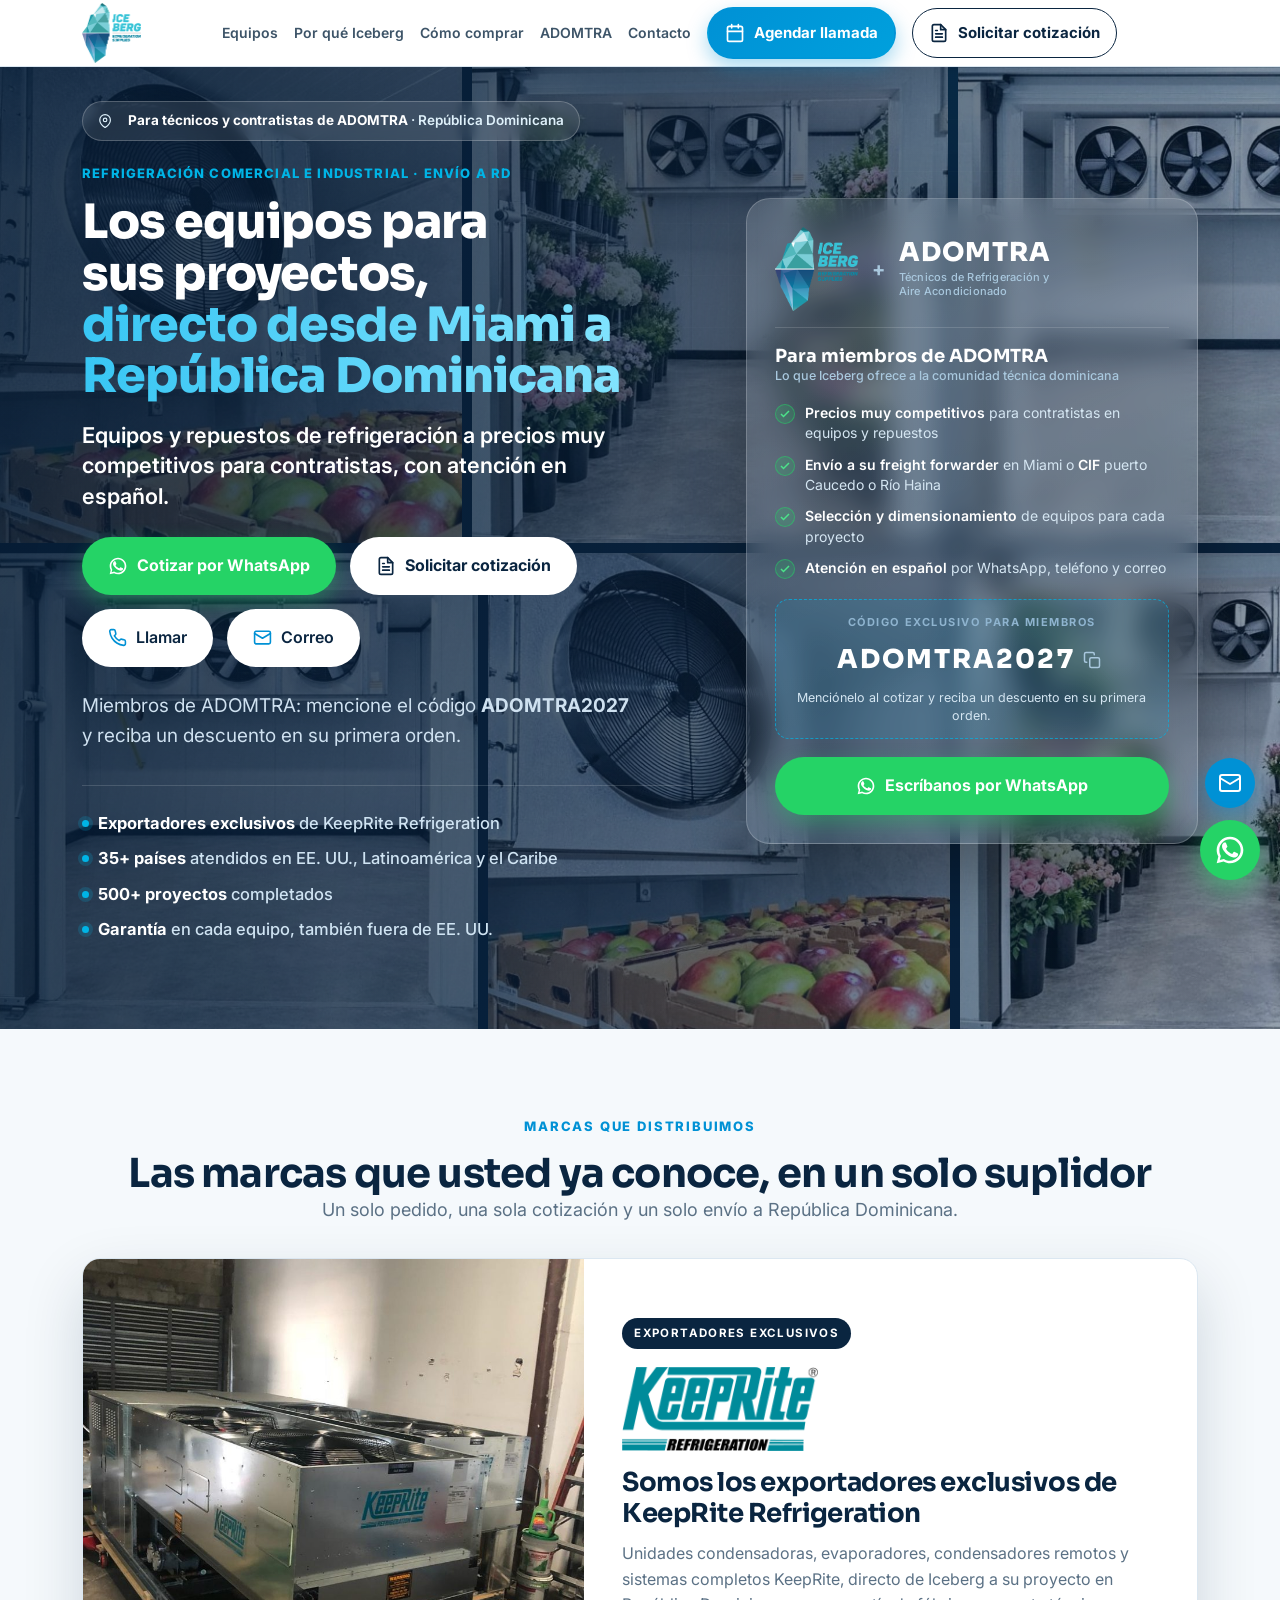
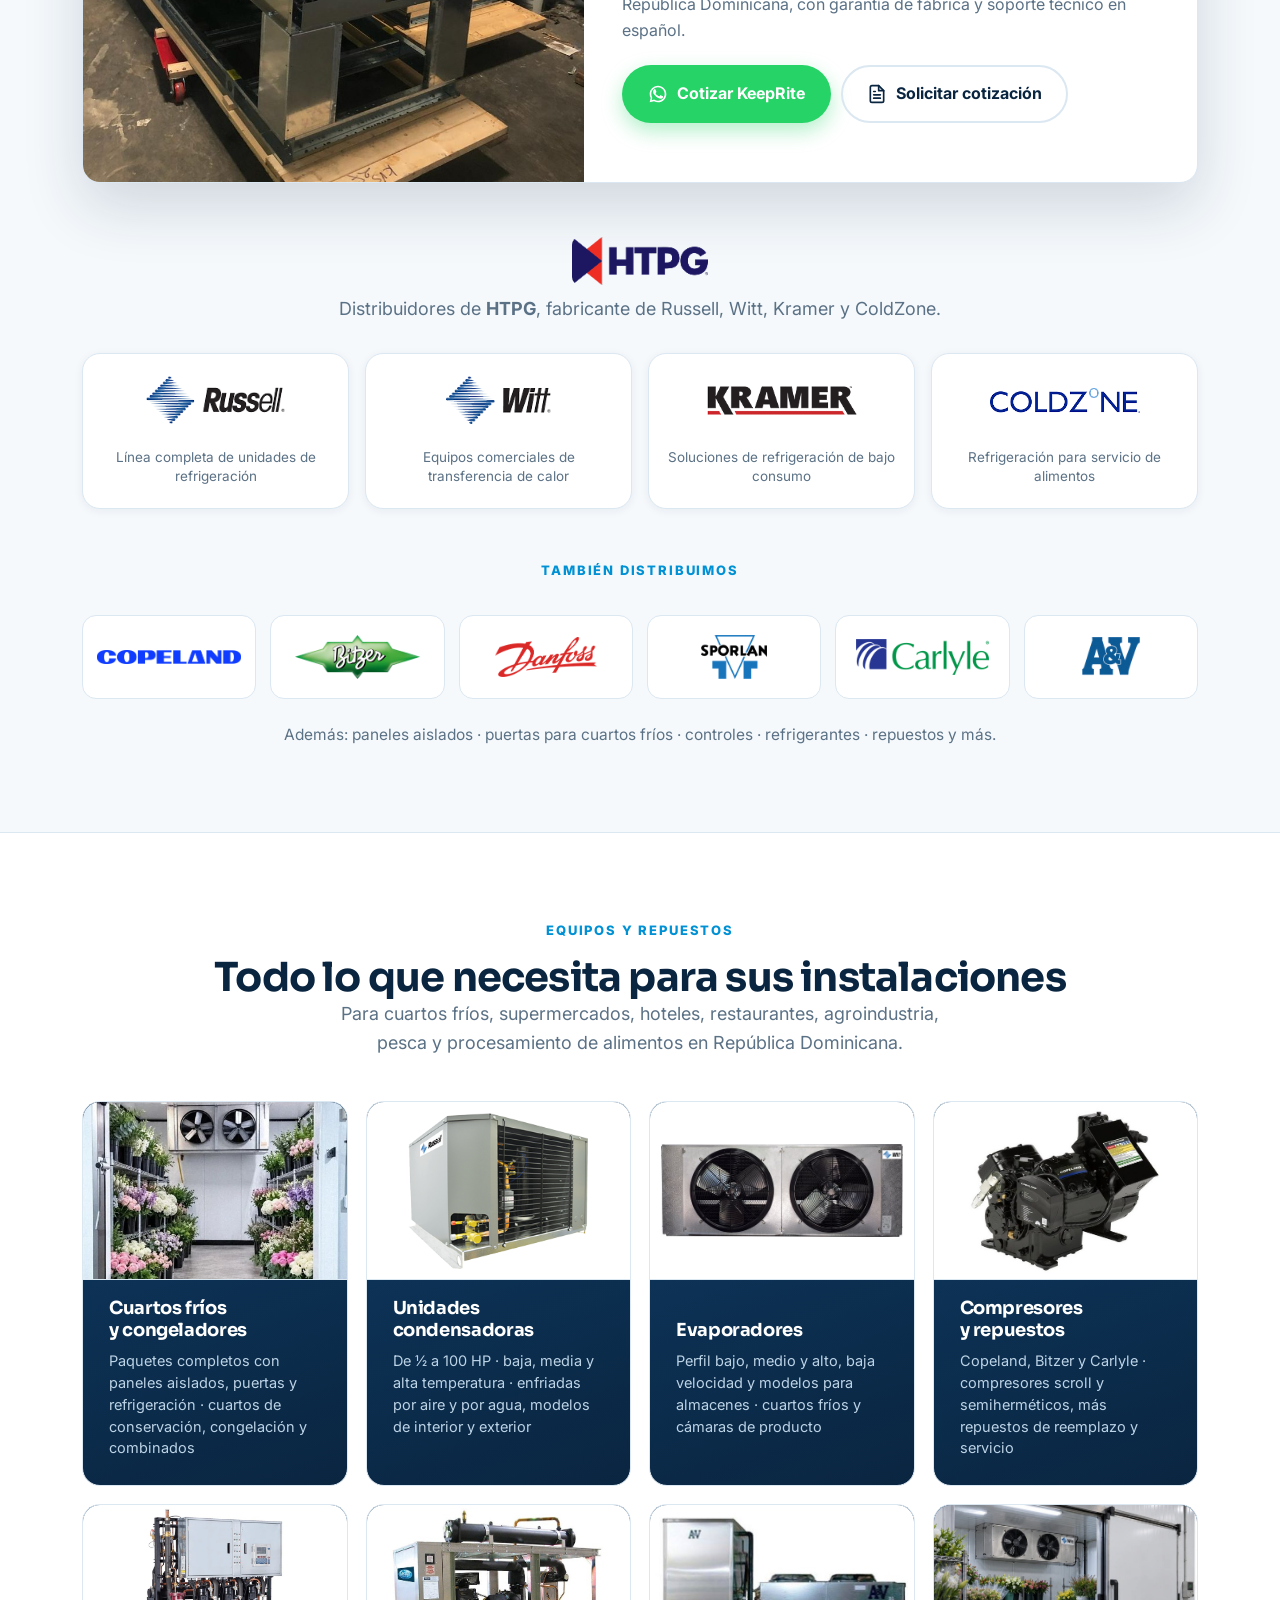
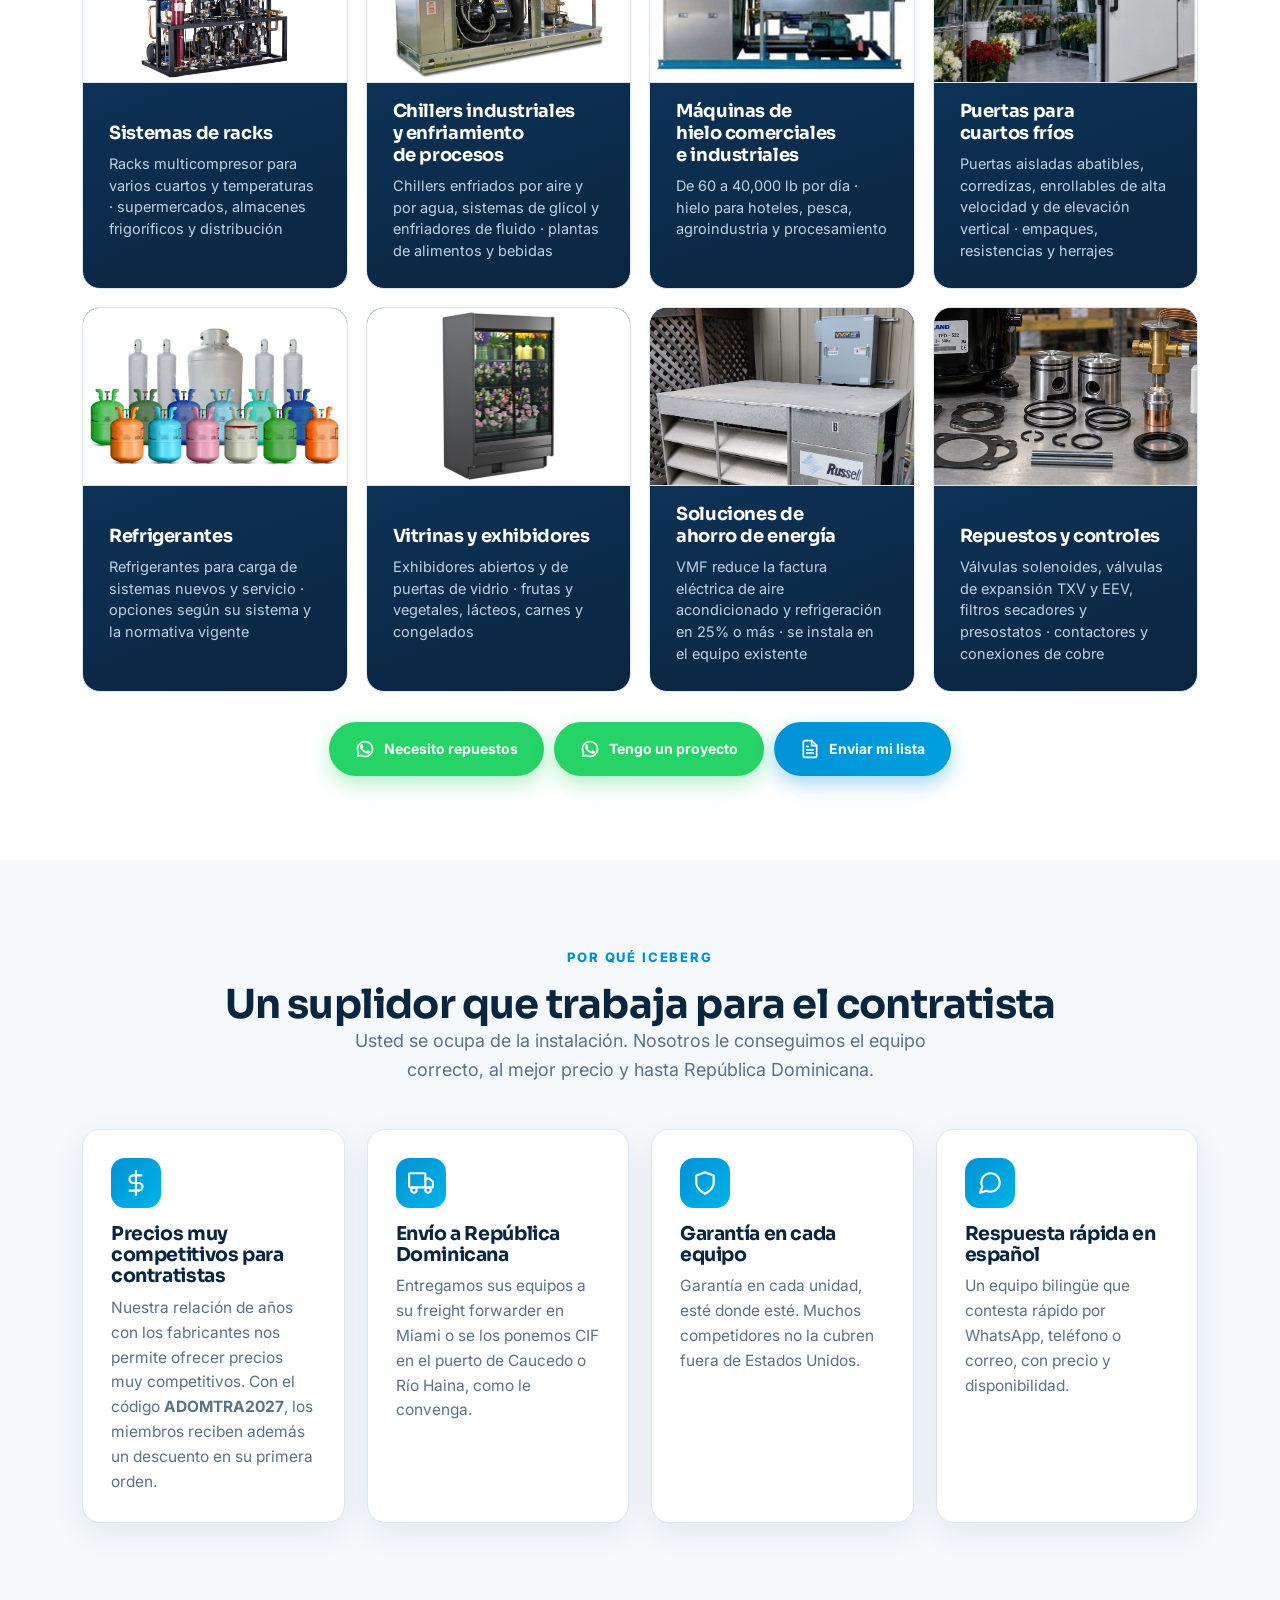
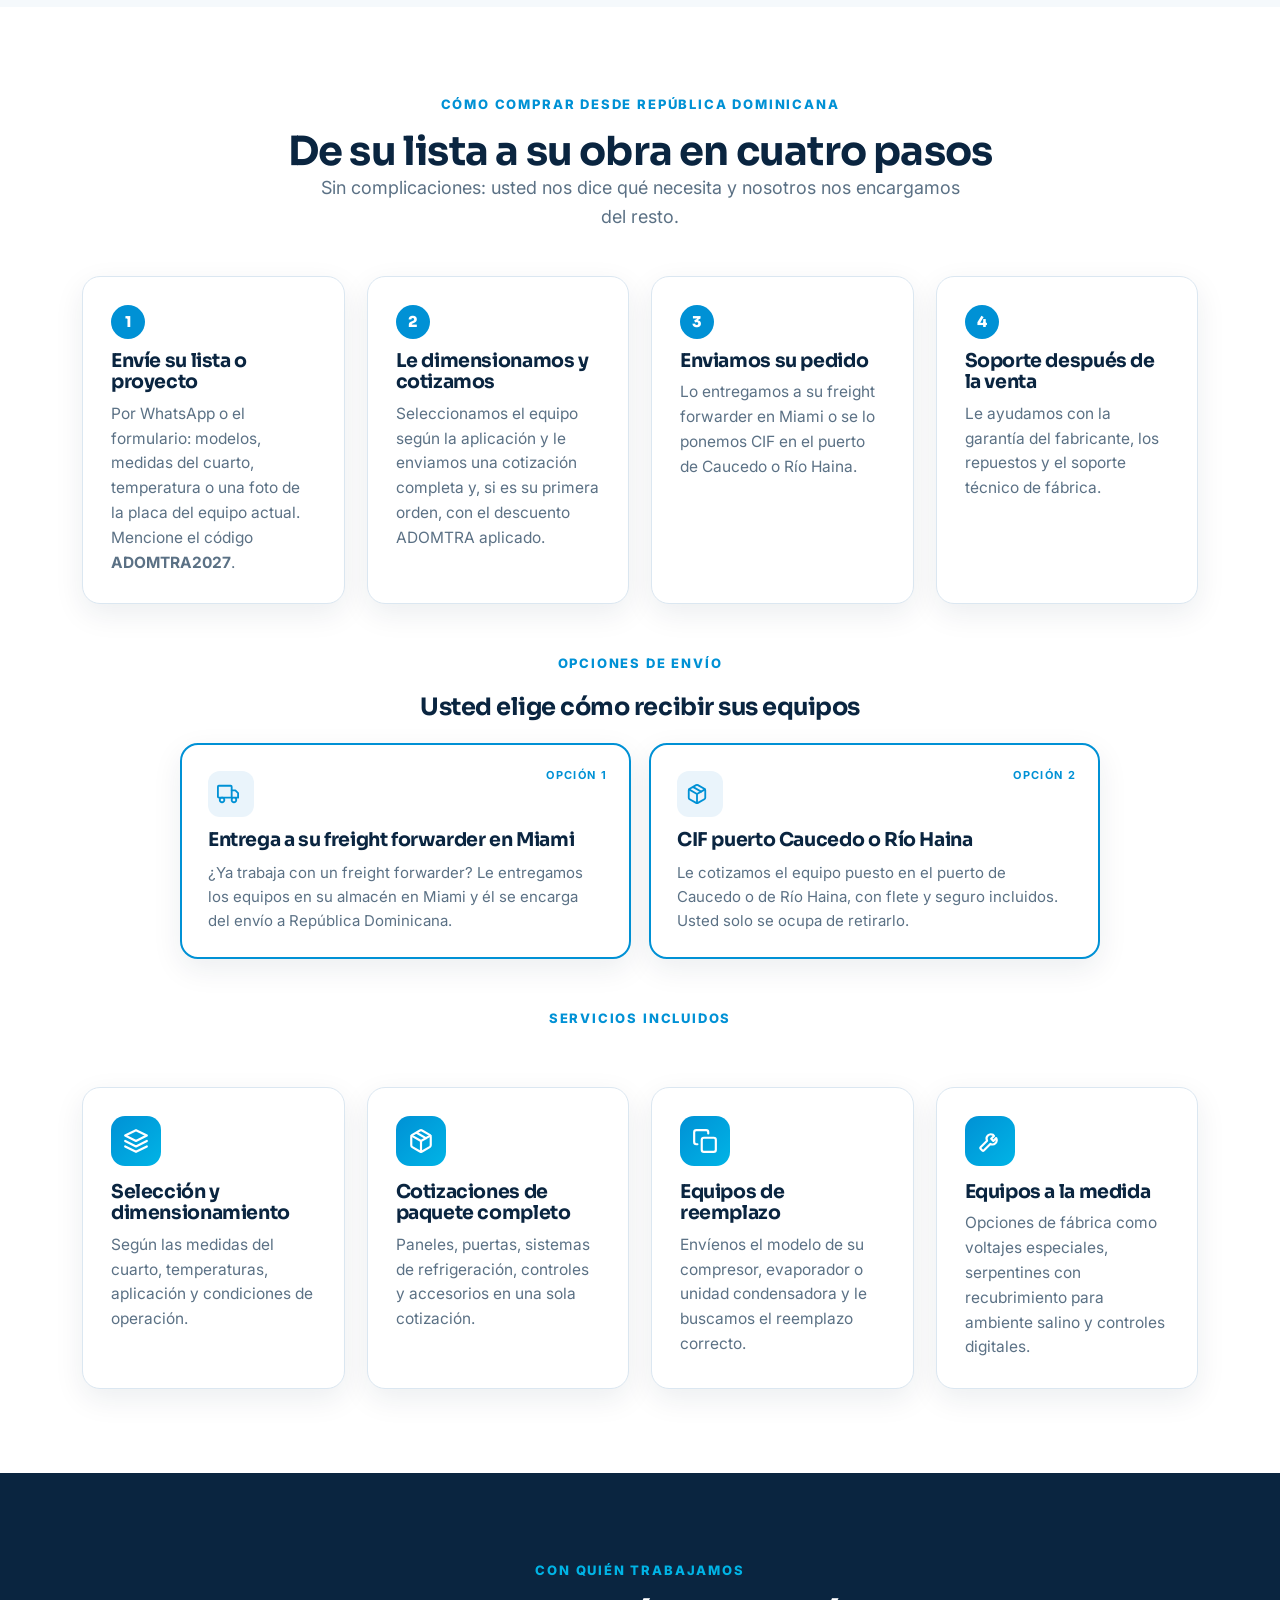
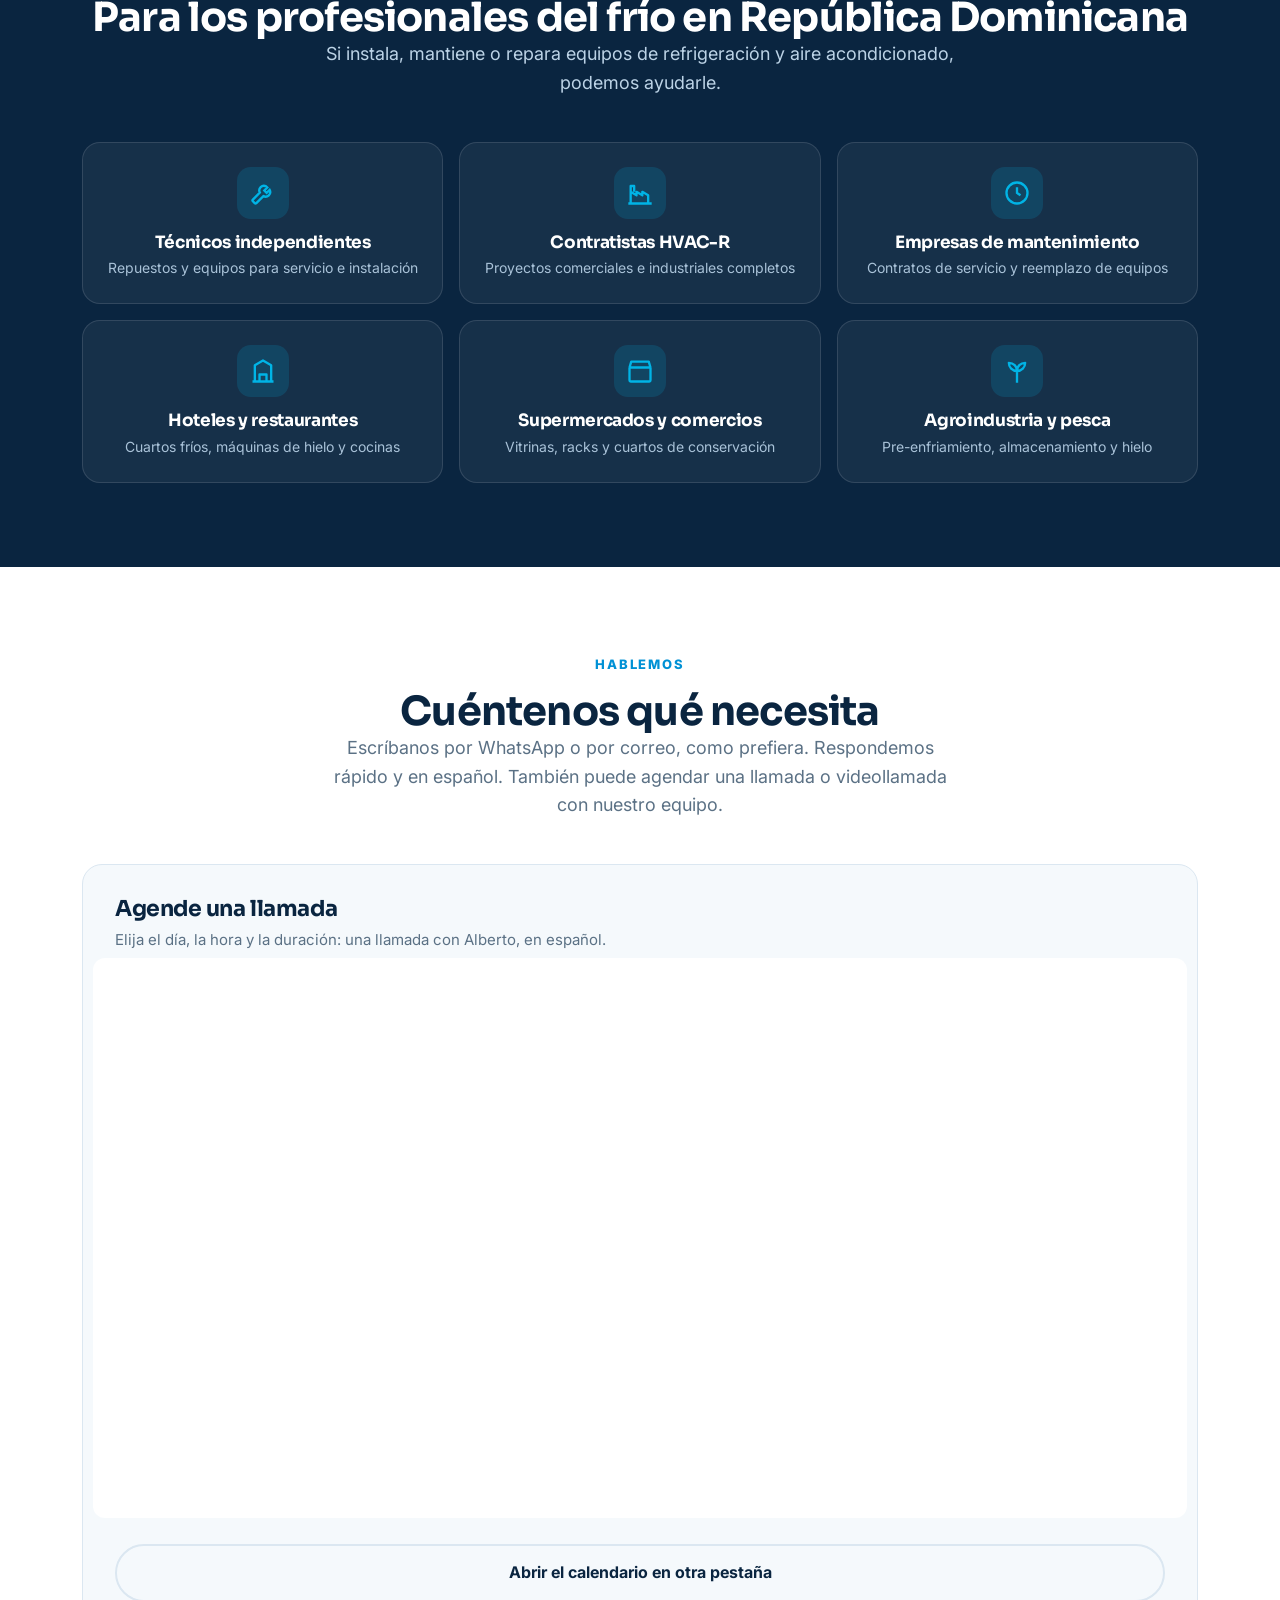
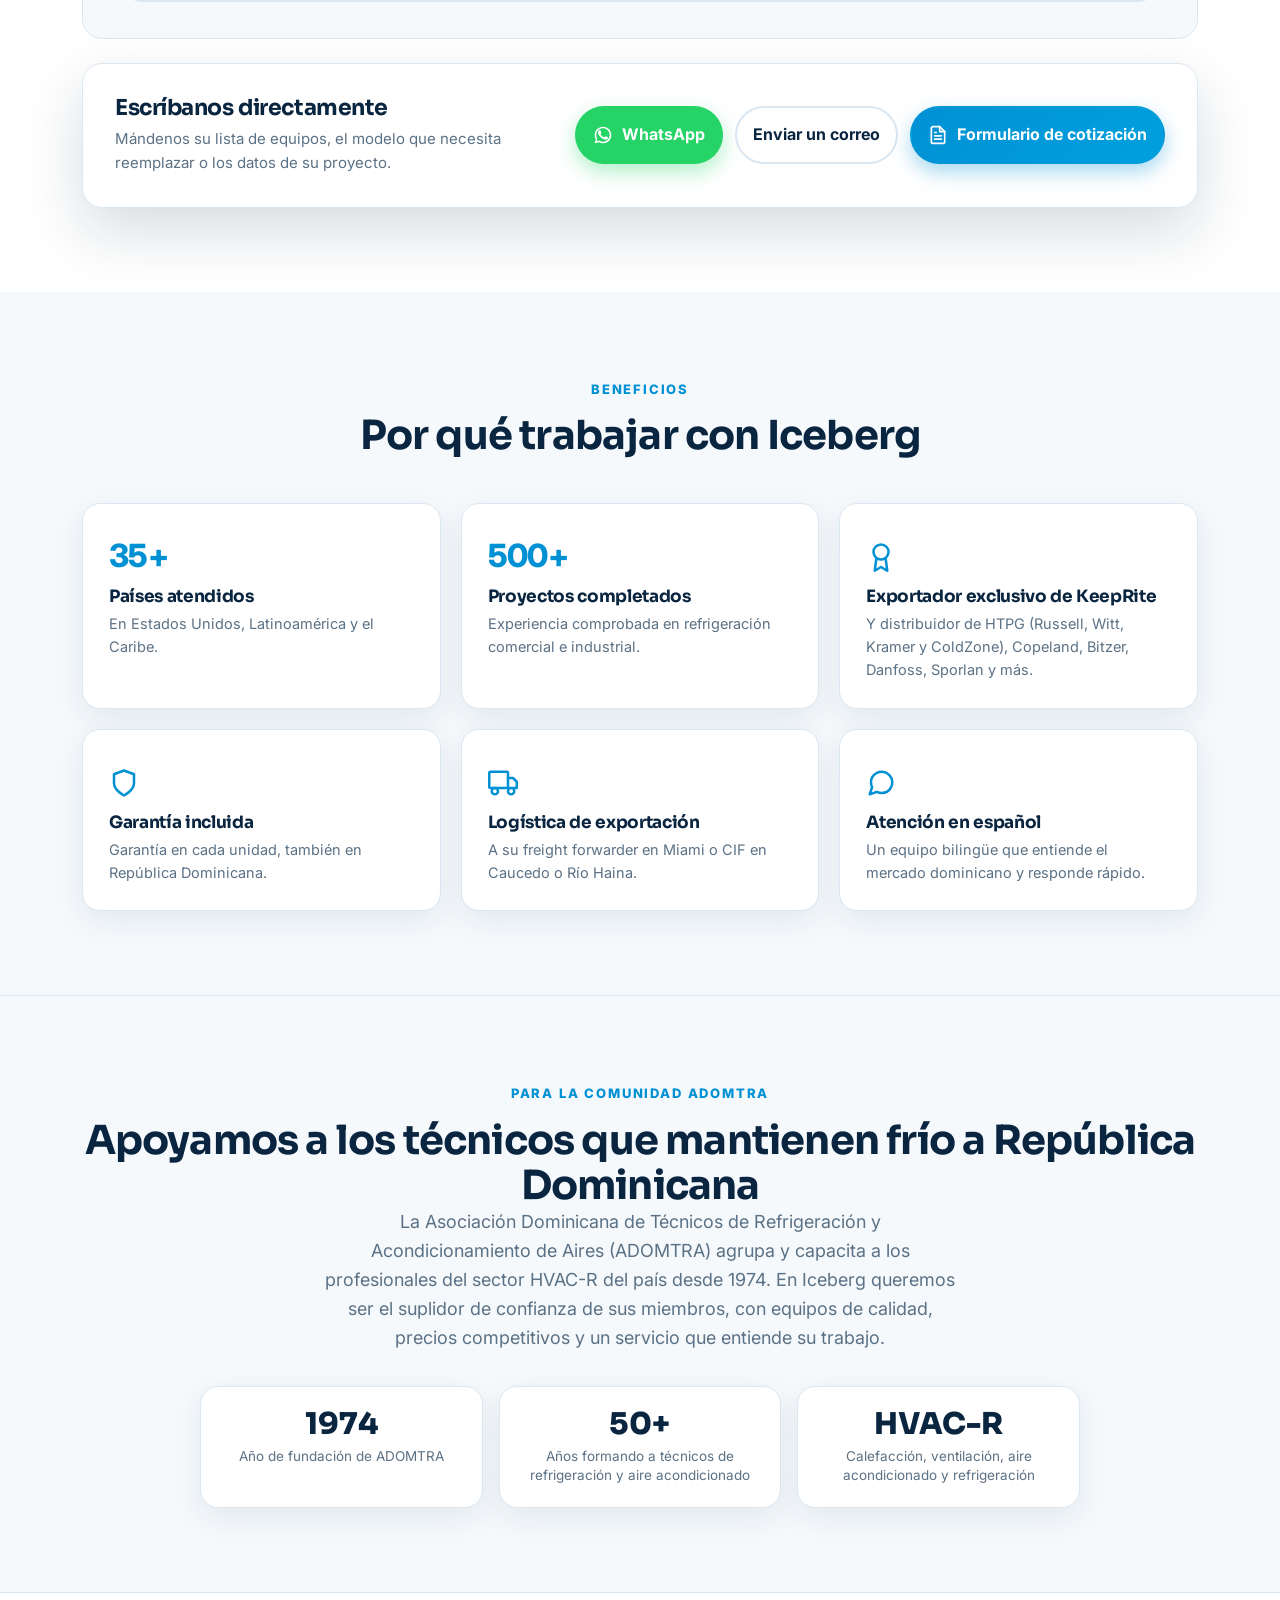
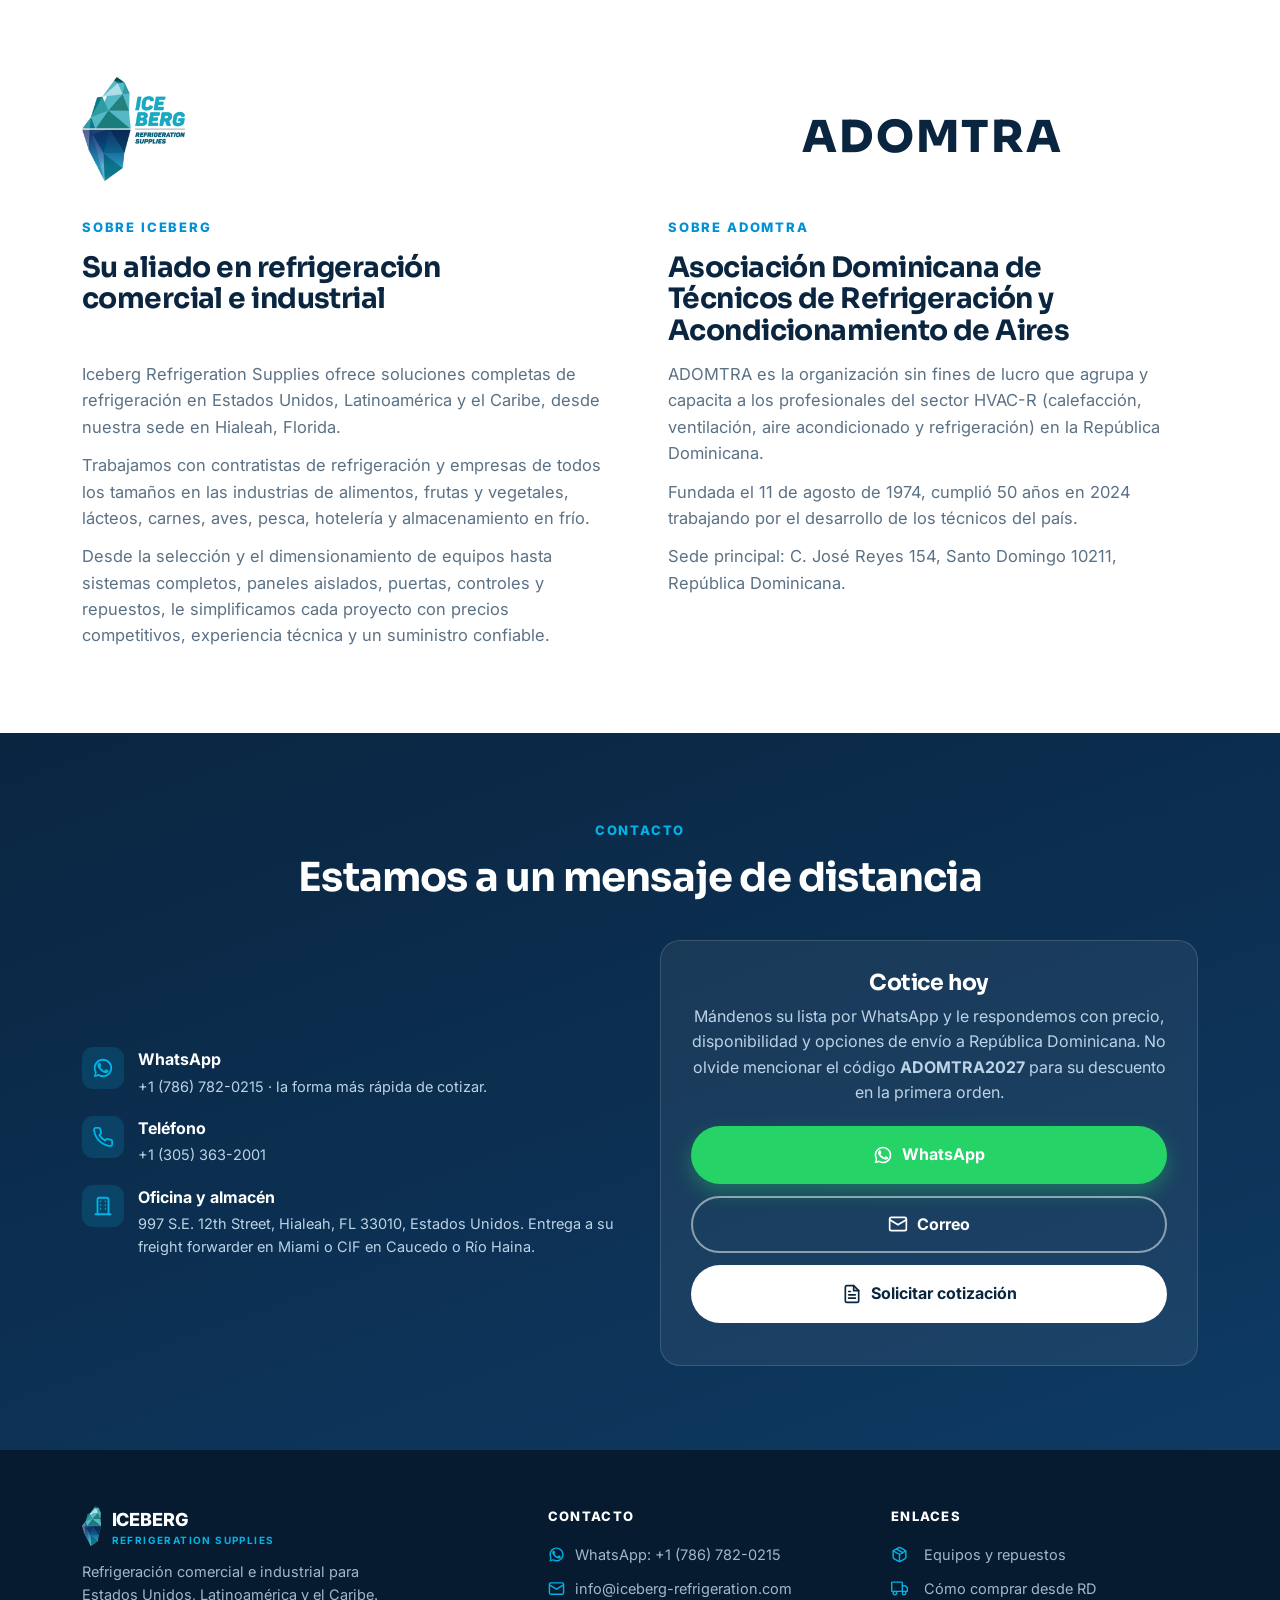
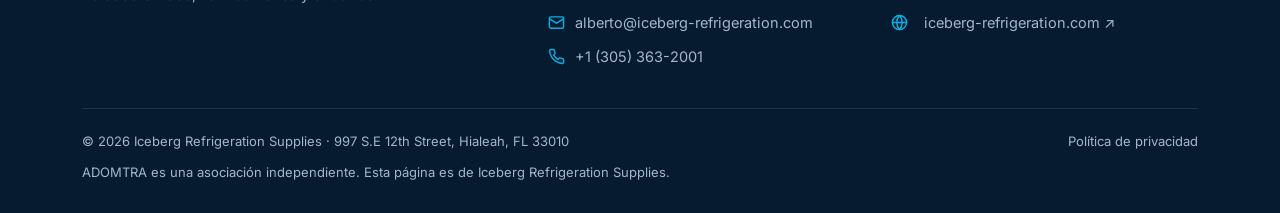
<file: index.html>
<!DOCTYPE html>
<html lang="es">
<head>
<meta charset="UTF-8">
<!-- Google tag (gtag.js) — Google Ads AW-861651186 -->
<script async src="https://www.googletagmanager.com/gtag/js?id=AW-861651186"></script>
<script>
  window.dataLayer = window.dataLayer || [];
  function gtag(){dataLayer.push(arguments);}
  gtag('js', new Date());
  gtag('config', 'AW-861651186');
</script>
<meta name="viewport" content="width=device-width, initial-scale=1.0">
<title>Iceberg Refrigeration para técnicos y contratistas de ADOMTRA · República Dominicana</title>
<meta name="description" content="Equipos y repuestos de refrigeración comercial e industrial para técnicos y contratistas de ADOMTRA en República Dominicana: unidades condensadoras, evaporadores, compresores, cuartos fríos, controles y refrigerantes, con envío a RD y atención en español. Cotice por WhatsApp.">
<meta property="og:title" content="Iceberg Refrigeration · Para técnicos y contratistas de ADOMTRA">
<meta property="og:description" content="Equipos y repuestos de refrigeración con envío a República Dominicana, precios muy competitivos para contratistas y descuento en su primera orden para miembros de ADOMTRA con el código ADOMTRA2027.">
<meta property="og:type" content="website">
<meta property="og:site_name" content="Iceberg Refrigeration Supplies">
<meta property="og:locale" content="es_DO">
<link rel="canonical" href="https://adomtra.iceberg-refrigeration.com/">
<meta property="og:url" content="https://adomtra.iceberg-refrigeration.com/">
<!-- URL absoluta: garantiza la vista previa en WhatsApp, Facebook y LinkedIn. -->
<meta property="og:image" content="https://adomtra.iceberg-refrigeration.com/assets/og-share.jpg?v=3">
<meta property="og:image:width" content="1200">
<meta property="og:image:height" content="630">
<meta property="og:image:alt" content="Iceberg Refrigeration para técnicos y contratistas de ADOMTRA, República Dominicana">
<meta name="twitter:card" content="summary_large_image">
<meta name="twitter:title" content="Iceberg Refrigeration · Para técnicos y contratistas de ADOMTRA">
<meta name="twitter:description" content="Equipos y repuestos de refrigeración con envío a República Dominicana y atención en español.">
<meta name="twitter:image" content="https://adomtra.iceberg-refrigeration.com/assets/og-share.jpg?v=3">
<link rel="icon" type="image/png" href="/assets/iceberg-mark.png?v=3">
<link rel="preconnect" href="https://fonts.googleapis.com">
<link rel="preconnect" href="https://fonts.gstatic.com" crossorigin>
<link rel="preload" as="style" href="https://fonts.googleapis.com/css2?family=Sora:wght@600;700;800&family=Inter:wght@400;500;600;700&display=swap" onload="this.onload=null;this.rel='stylesheet'">
<noscript><link rel="stylesheet" href="https://fonts.googleapis.com/css2?family=Sora:wght@600;700;800&family=Inter:wght@400;500;600;700&display=swap"></noscript>
<style>
  /* ============ CONFIG NOTE ============
     Reemplaza la constante HUBSPOT_MEETING_URL en el <script> al final del archivo
     con tu enlace real de HubSpot Meetings (ej. https://meetings.hubspot.com/alberto-...).
     Todos los botones y el calendario embebido usan esa única variable.
     ==================================== */

  :root{
    --navy:#0A2540; --navy-2:#0E3A63; --blue:#0091D5; --blue-bright:#00B4E6;
    --ice:#EAF4FB; --ice-2:#F5F9FC; --ink:#0A2540; --muted:#5B7185;
    --white:#ffffff; --wa:#25D366; --wa-dark:#1EBE5D; --line:#DBE7F1;
    --shadow:0 10px 30px rgba(10,37,64,.08); --shadow-lg:0 24px 60px rgba(10,37,64,.16);
    --shadow-sm:0 2px 10px rgba(10,37,64,.06);
    --radius:18px; --maxw:1160px;
    --font:'Inter',-apple-system,BlinkMacSystemFont,'Segoe UI',Roboto,Helvetica,Arial,sans-serif;
    --font-display:'Sora','Inter',-apple-system,'Segoe UI',sans-serif;
  }
  *{box-sizing:border-box;margin:0;padding:0}
  html{scroll-behavior:smooth;scroll-padding-top:78px}
  body{
    font-family:var(--font);
    color:var(--ink);background:var(--white);line-height:1.6;-webkit-font-smoothing:antialiased;
    text-rendering:optimizeLegibility;
  }
  a{color:inherit;text-decoration:none}
  img{max-width:100%;display:block}
  .wrap{max-width:var(--maxw);margin:0 auto;padding:0 22px}
  section{padding:84px 0}
  h1,h2,h3{font-family:var(--font-display);line-height:1.13;letter-spacing:-.02em;color:var(--navy)}
  h2{font-size:clamp(27px,3.4vw,40px);font-weight:700}

  /* Scroll progress bar */
  .progress{position:fixed;top:0;left:0;height:3px;width:0;z-index:100;
    background:linear-gradient(90deg,var(--blue),var(--blue-bright));transition:width .1s linear}

  /* Scroll-reveal */
  .reveal{opacity:0;transform:translateY(22px);transition:opacity .6s cubic-bezier(.22,1,.36,1),transform .6s cubic-bezier(.22,1,.36,1)}
  .reveal.in{opacity:1;transform:none}
  @media(prefers-reduced-motion:reduce){.reveal{opacity:1 !important;transform:none !important;transition:none}}
  .eyebrow{display:inline-block;font-size:13px;font-weight:800;letter-spacing:.14em;
    text-transform:uppercase;color:var(--blue);margin-bottom:14px}
  .lead{font-size:18px;color:var(--muted);max-width:640px}
  .center{text-align:center;margin:0 auto}
  .center .lead{margin-left:auto;margin-right:auto}

  /* Buttons */
  .btn{display:inline-flex;align-items:center;gap:9px;font-weight:700;font-size:16px;
    padding:14px 24px;border-radius:999px;cursor:pointer;border:2px solid transparent;
    transition:transform .15s ease, box-shadow .15s ease, background .15s ease;white-space:nowrap}
  .btn:hover{transform:translateY(-2px)}
  .btn-primary{background:var(--blue);color:#fff;box-shadow:0 8px 20px rgba(0,145,213,.35)}
  .btn-primary:hover{background:#0079b4}
  .btn-wa{background:var(--wa);color:#fff;box-shadow:0 8px 20px rgba(37,211,102,.35)}
  .btn-wa:hover{background:var(--wa-dark)}
  .btn-ghost{background:transparent;color:var(--navy);border-color:var(--line)}
  .btn-ghost:hover{border-color:var(--blue);color:var(--blue)}
  .btn-light{background:#fff;color:var(--navy)}
  .btn-outline-light{background:transparent;color:#fff;border-color:rgba(255,255,255,.5)}
  .btn-outline-light:hover{border-color:#fff;background:rgba(255,255,255,.1)}
  .btn svg{width:20px;height:20px;flex:none}

  /* Iconos SVG (Feather/Lucide, los mismos de react-icons fi/lu) en lugar de emojis */
  .ico{width:1.05em;height:1.05em;fill:none;stroke:currentColor;stroke-width:2;stroke-linecap:round;stroke-linejoin:round;vertical-align:-.16em;margin-right:.4em;flex:none}
  .btn .ico,.hi-chip .ico,.cal-chip .ico{margin-right:0}
  .ben .num .ico{width:30px;height:30px;margin:0}
  .foot-list .ico{width:17px;height:17px;color:var(--blue-bright)}
  /* Header */
  header{position:sticky;top:0;z-index:60;background:rgba(255,255,255,.92);
    backdrop-filter:saturate(180%) blur(10px);border-bottom:1px solid var(--line)}
  .nav{display:flex;align-items:center;justify-content:space-between;height:66px}
  .brand{display:flex;align-items:center;gap:11px;font-weight:800;color:var(--navy);font-size:18px;letter-spacing:-.01em}
  .brand .mark{height:40px;width:auto;flex:none}
  .brand .logo-full{height:60px;width:auto;flex:none;display:block}
  .brand small{display:block;font-size:10px;font-weight:700;letter-spacing:.14em;color:var(--blue);text-transform:uppercase;line-height:1}
  /* La barra vive dentro de .wrap (--maxw:1160px), asi que su ancho util es
     fijo (~1116px) y NO crece aunque la ventana sea mas ancha. El contenido
     natural del menu pedia ~1257px, de modo que los enlaces de dos palabras
     se partian en dos lineas y se solapaban con el logo. Se compacta solo la
     cabecera (gap, tamano de enlace y padding de los botones) para que quepa
     en una linea con holgura. El menu movil define su propio gap mas abajo. */
  .nav-links{display:flex;align-items:center;gap:16px}
  .nav-links a.link{font-size:14px;font-weight:600;color:#3d5468;white-space:nowrap}
  .nav-links a.link:hover{color:var(--blue)}
  .nav .btn{font-size:15px;padding:12px 16px}
  .nav-cta{display:flex;align-items:center;gap:12px}
  .lang{display:inline-flex;border:1px solid var(--line);border-radius:999px;overflow:hidden;font-size:13px;font-weight:700}
  .lang button{border:0;background:#fff;color:var(--muted);padding:6px 11px;cursor:pointer}
  .lang button.active{background:var(--navy);color:#fff}
  .burger{display:none;flex-direction:column;gap:5px;background:none;border:0;cursor:pointer;padding:8px}
  .burger span{width:24px;height:2px;background:var(--navy);border-radius:2px}

  /* Hero */
  .hero{position:relative;overflow:hidden;color:#fff;
    background:linear-gradient(160deg,#08203a 0%, #0d3055 55%, #0e3a63 100%)}
  .hero:before{content:"";position:absolute;inset:0;
    background:
      radial-gradient(760px 460px at 82% -8%, rgba(0,180,230,.42) 0%, transparent 60%),
      radial-gradient(680px 520px at 12% 108%, rgba(0,145,213,.30) 0%, transparent 62%);
    filter:blur(4px);animation:aurora 14s ease-in-out infinite alternate}
  @keyframes aurora{0%{transform:translate3d(0,0,0)}100%{transform:translate3d(-2%,2%,0) scale(1.05)}}
  @media(prefers-reduced-motion:reduce){.hero:before{animation:none}}
  .hero:after{content:"";position:absolute;inset:0;opacity:.5;pointer-events:none;
    background-image:linear-gradient(rgba(255,255,255,.04) 1px,transparent 1px),
      linear-gradient(90deg,rgba(255,255,255,.04) 1px,transparent 1px);
    background-size:52px 52px;mask-image:radial-gradient(700px 500px at 70% 20%,#000,transparent 75%)}
  .hero .wrap{position:relative;padding:70px 22px 88px}
  .hero-inner{display:grid;grid-template-columns:1.15fr .85fr;gap:52px;align-items:center}
  .hero .eyebrow{color:var(--blue-bright)}
  @media(min-width:1200px){.hero-copy>.eyebrow{letter-spacing:.09em;white-space:nowrap}}
  .badge{display:inline-flex;align-items:center;gap:10px;background:rgba(255,255,255,.10);
    border:1px solid rgba(255,255,255,.22);color:#dff1fb;font-weight:600;font-size:13.5px;
    padding:8px 15px;border-radius:999px;margin-bottom:22px;backdrop-filter:blur(6px)}
  .badge b{color:#fff}
  .hero h1{color:#fff;font-size:clamp(33px,4.9vw,55px);font-weight:800;line-height:1.08}
  .hero h1 .hl{background:linear-gradient(90deg,#38c6f4,#8be7ff);-webkit-background-clip:text;
    background-clip:text;-webkit-text-fill-color:transparent;color:var(--blue-bright)}
  .hero p.sub{font-size:clamp(16.5px,1.5vw,19px);color:#cfe1f0;max-width:560px;margin:20px 0 30px}
  .hero h1 .hl{display:block}
  /* Escritorio: WhatsApp / Llamar / Correo visibles en la primera pantalla.
     Los botones van justo despues del subtitulo y la descripcion debajo. */
  .hero-copy{display:flex;flex-direction:column;align-items:flex-start}
  .hero-copy>.hero-cta{order:1;margin-top:26px}
  .hero-copy>p.sub{order:2}
  .hero-copy>.hero-trust{order:3}
  .hero p.sub{margin-bottom:0}
  @media(min-width:561px){
    .hero .wrap{padding-top:34px}
    .hero h1{font-size:clamp(33px,3.7vw,50px);text-wrap:balance}
    .hero-copy>.hero-badges{margin-bottom:16px}
    .hero-copy>p.sub:not(.sub2){margin-top:24px}
  }
  .hero p.lede{color:#fff;font-size:clamp(18px,1.7vw,22px);font-weight:600;line-height:1.4;max-width:560px;margin:18px 0 0}
  .hero p.sub:has(+ p.sub2){margin-bottom:0}
  .hero p.sub2{margin-top:12px}
  .hero-cta{display:flex;flex-wrap:wrap;gap:14px}
  /* Llamada rapida en el hero */
  .hero-call{font-weight:600}
  .hero-call b{font-weight:800;letter-spacing:.01em}
  .hero-call svg{width:19px;height:19px;color:var(--blue);flex:none}
  .hero-call .ico{margin:0}
  /* Accesos directos por intencion (abren WhatsApp con mensaje pre-escrito) */
  .hero-intents{display:flex;flex-wrap:wrap;align-items:center;gap:9px;margin-top:18px}
  .hero-intents .hi-label{font-size:13.5px;font-weight:700;color:#9fc0da;margin-right:2px}
  .hi-chip{display:inline-flex;align-items:center;gap:7px;cursor:pointer;
    background:rgba(255,255,255,.07);border:1px solid rgba(255,255,255,.20);
    color:#e8f4fb;font-size:13.5px;font-weight:600;padding:8px 14px;border-radius:999px;
    transition:background .15s ease,border-color .15s ease,transform .15s ease}
  .hi-chip:hover{background:rgba(37,211,102,.16);border-color:var(--wa);color:#fff;transform:translateY(-2px)}
  @media(max-width:560px){
    .log-cta .email-open{font-size:14px;letter-spacing:-.01em;padding-left:12px;padding-right:12px}
    .hero-intents .hi-label{width:100%;margin-bottom:2px}
    .hi-chip{font-size:13px;padding:8px 12px}
  }
  .hero-trust{display:flex;flex-wrap:wrap;gap:12px 26px;margin-top:34px;padding-top:26px;
    border-top:1px solid rgba(255,255,255,.14)}
  .hero-trust div{display:flex;align-items:center;gap:9px;font-size:16.5px;color:#cfe3f2;font-weight:500;line-height:1.4}
  .hero-trust b{color:#fff;font-weight:700}
  .hero-trust .dot{width:7px;height:7px;border-radius:50%;background:var(--blue-bright);flex:none;
    box-shadow:0 0 0 4px rgba(0,180,230,.18)}

  /* Hero glass event card + countdown */
  .hero-card{background:linear-gradient(160deg,rgba(255,255,255,.14),rgba(255,255,255,.05));
    border:1px solid rgba(255,255,255,.20);border-radius:24px;padding:28px;backdrop-filter:blur(14px);
    box-shadow:0 30px 70px rgba(0,0,0,.32)}
  .hero-card .hc-top{display:flex;align-items:center;gap:13px;margin-bottom:20px}
  .hc-logos{display:flex;align-items:center;gap:12px;margin-bottom:18px;padding-bottom:16px;border-bottom:1px solid rgba(255,255,255,.14)}
  .hc-logos img{height:38px;width:auto}
  .hc-logos .hc-htpg{height:38px;border-radius:6px}
  .hc-logos .hc-iceberg{height:84px}
  .hc-brand{font-family:var(--font-display);font-weight:800;font-size:17px;letter-spacing:.02em;color:#fff}
  .hc-x{color:#a9c8de;font-weight:700;font-size:20px;margin:0 2px}
  .hero-card .hc-ev{font-family:var(--font-display);font-weight:700;font-size:18px;color:#fff;line-height:1.15}
  .hero-card .hc-ev span{display:block;font-family:var(--font);font-weight:500;font-size:12.5px;color:#a9c8de;margin-top:2px}
  .countdown-label{font-size:11.5px;letter-spacing:.14em;text-transform:uppercase;color:#8fb4cf;font-weight:700;margin-bottom:10px}
  .countdown{display:grid;grid-template-columns:repeat(4,1fr);gap:8px;margin-bottom:22px}
  .cd-box{background:rgba(4,20,38,.5);border:1px solid rgba(255,255,255,.12);border-radius:12px;
    padding:12px 4px;text-align:center}
  .cd-box b{display:block;font-family:var(--font-display);font-size:26px;font-weight:800;color:#fff;line-height:1;font-variant-numeric:tabular-nums}
  .cd-box span{font-size:10.5px;text-transform:uppercase;letter-spacing:.06em;color:#8fb4cf;font-weight:600}
  .cd-live{display:inline-flex;align-items:center;gap:7px;background:rgba(37,211,102,.16);
    border:1px solid rgba(37,211,102,.4);color:#8ff0b6;font-weight:700;font-size:13px;padding:8px 14px;border-radius:999px;margin-bottom:18px}
  .cd-live .pip{width:8px;height:8px;border-radius:50%;background:#25D366;animation:blink 1.4s infinite}
  @keyframes blink{50%{opacity:.35}}
  .hc-facts{display:flex;flex-direction:column;gap:10px}
  .hc-fact{display:flex;gap:10px;align-items:flex-start;font-size:13.5px;color:#d5e6f2}
  .hc-fact svg{width:17px;height:17px;color:var(--blue-bright);flex:none;margin-top:2px}
  .hc-fact b{color:#fff;font-weight:600}
  /* Banner grande del stand en el hero */
  .booth-hero{display:inline-flex;align-items:center;margin:4px 0 22px;
    background:linear-gradient(135deg,var(--blue),var(--blue-bright));color:#fff;
    border:1px solid rgba(255,255,255,.30);border-radius:16px;padding:12px 26px;
    box-shadow:0 12px 30px rgba(0,145,213,.45);position:relative;overflow:hidden}
  .booth-hero:before{content:"";position:absolute;top:0;left:-60%;width:40%;height:100%;
    background:linear-gradient(100deg,transparent,rgba(255,255,255,.35),transparent);
    transform:skewX(-18deg);animation:boothShine 3.6s ease-in-out infinite}
  @keyframes boothShine{0%,60%{left:-60%}100%{left:130%}}
  .booth-hero .bh-txt{display:flex;flex-direction:column;line-height:1.05}
  .booth-hero small{font-size:11.5px;letter-spacing:.14em;text-transform:uppercase;font-weight:700;color:#eaf7ff}
  .booth-hero b{font-size:28px;font-weight:800;letter-spacing:-.01em;color:#fff}
  @media(max-width:560px){
    .booth-hero{padding:11px 22px}
    .booth-hero b{font-size:23px}
  }
  /* Resaltar el stand: chip con fondo de acento */
  .hc-booth{align-items:center;background:rgba(37,211,102,.14);border:1px solid rgba(37,211,102,.45);
    border-radius:10px;padding:8px 12px;margin-top:2px;font-weight:700;color:#eafff2;font-size:14.5px}
  .hc-booth svg{color:#4ce38a;margin-top:0}

  /* Info cards (Info básica) */
  .info-grid{display:grid;grid-template-columns:repeat(4,1fr);gap:18px;margin-top:8px}
  .info-card{background:#fff;border:1px solid var(--line);border-radius:var(--radius);
    padding:24px 22px;box-shadow:var(--shadow)}
  .info-card .ic{width:44px;height:44px;border-radius:12px;background:var(--ice);
    display:flex;align-items:center;justify-content:center;margin-bottom:14px}
  .info-card .ic svg{width:24px;height:24px;color:var(--blue)}
  .info-card h4{font-size:13px;text-transform:uppercase;letter-spacing:.08em;color:var(--muted);font-weight:800;margin-bottom:6px}
  .info-card p{font-size:16px;font-weight:600;color:var(--navy)}
  .info-card a.small{color:var(--blue);font-weight:700;font-size:15px}
  .info-card a.small:hover{text-decoration:underline}

  /* Why meet — feature grid */
  .why{background:var(--ice-2)}
  .why-grid{display:grid;grid-template-columns:repeat(4,1fr);gap:22px;margin-top:44px}
  .services{background:#fff}
  .about-text p+p{margin-top:12px}
  .feature .ic .ico{width:26px;height:26px;margin:0;color:#fff}
  .feature{background:#fff;border:1px solid var(--line);border-radius:var(--radius);padding:28px;box-shadow:var(--shadow)}
  .feature .ic{width:50px;height:50px;border-radius:14px;
    background:linear-gradient(135deg,var(--blue),var(--blue-bright));
    display:flex;align-items:center;justify-content:center;margin-bottom:16px}
  .feature .ic svg{width:26px;height:26px;color:#fff}
  .feature h3{font-size:19px;margin-bottom:8px}
  .feature p{color:var(--muted);font-size:15.5px}

  /* Solutions */
  .sol-grid{display:grid;grid-template-columns:repeat(4,1fr);gap:18px;margin-top:44px}
  @media(max-width:1180px){.sol-grid{grid-template-columns:repeat(2,1fr)}}
  .sol{position:relative;border-radius:var(--radius);overflow:hidden;border:1px solid var(--line);
    background:linear-gradient(160deg,#0e3a63,#0A2540);color:#fff;padding:26px;min-height:150px;
    display:flex;flex-direction:column;justify-content:flex-end;transition:transform .18s ease}
  .sol:hover{transform:translateY(-4px)}
  .sol .ic{position:absolute;top:22px;left:22px;width:46px;height:46px;border-radius:12px;
    background:rgba(0,180,230,.16);display:flex;align-items:center;justify-content:center}
  .sol .ic svg{width:26px;height:26px;color:var(--blue-bright)}
  .sol h3{color:#fff;font-size:19px}
  .sol p{color:#bcd3e6;font-size:14.5px;margin-top:4px}
  .sol.keeprite{background:linear-gradient(160deg,#0091D5,#00B4E6);grid-column:span 3}
  .sol.keeprite .ic{background:rgba(255,255,255,.2)}
  .sol.keeprite .ic svg{color:#fff}
  .sol.keeprite p{color:#eaf7ff}

  /* Profiles */
  .profiles{background:var(--navy);color:#fff}
  .profiles h2{color:#fff}
  .profiles .lead{color:#bcd3e6}
  .prof-grid{display:grid;grid-template-columns:repeat(3,1fr);gap:16px;margin-top:44px}
  .prof{background:rgba(255,255,255,.05);border:1px solid rgba(255,255,255,.12);
    border-radius:var(--radius);padding:24px;text-align:center}
  .prof .ic{width:52px;height:52px;margin:0 auto 14px;border-radius:14px;
    background:rgba(0,180,230,.16);display:flex;align-items:center;justify-content:center}
  .prof .ic svg{width:28px;height:28px;color:var(--blue-bright)}
  .prof h3{color:#fff;font-size:17px;margin-bottom:5px}
  .prof p{color:#a9c2d8;font-size:14px}

  /* Meeting form + calendar */
  .meet-grid{display:grid;grid-template-columns:1fr 1fr;gap:40px;margin-top:44px;align-items:start}
  .card{background:#fff;border:1px solid var(--line);border-radius:20px;padding:32px;box-shadow:var(--shadow-lg)}
  .card h3{font-size:22px;margin-bottom:6px}
  .card .muted{color:var(--muted);font-size:15px;margin-bottom:20px}
  .field{margin-bottom:16px}
  .field label{display:block;font-size:13.5px;font-weight:700;color:var(--navy);margin-bottom:6px}
  .field input,.field select,.field textarea{width:100%;padding:12px 14px;border:1.5px solid var(--line);
    border-radius:11px;font-size:15px;font-family:inherit;color:var(--ink);background:#fff;transition:border .15s}
  .field input:focus,.field select:focus,.field textarea:focus{outline:none;border-color:var(--blue);
    box-shadow:0 0 0 3px rgba(0,145,213,.12)}
  .field textarea{resize:vertical;min-height:84px}
  .row2{display:grid;grid-template-columns:1fr 1fr;gap:14px}
  .form-actions{display:flex;flex-wrap:wrap;gap:12px;margin-top:8px}
  /* padding lateral menor: "Escribenos por WhatsApp" + icono no cabia y el
     texto quedaba pegado al borde del boton */
  .form-actions .btn{flex:1;justify-content:center;min-width:170px;padding-left:16px;padding-right:16px}
  .form-note{font-size:13px;color:var(--muted);margin-top:14px;text-align:center}
  .cal-card{background:var(--ice-2);border:1px solid var(--line);border-radius:20px;padding:10px;overflow:hidden}
  .cal-head{padding:22px 22px 6px}
  .cal-head h3{font-size:22px;margin-bottom:6px}
  .cal-head p{color:var(--muted);font-size:15px}
  /* Contenedor del calendario de HubSpot: 100% de ancho, sin desbordes.
     min-width:0 evita el min-width interno del iframe que causaria scroll
     horizontal en pantallas estrechas; HubSpot ajusta el alto solo. */
  .meetings-iframe-container{width:100%;min-width:0;min-height:660px;background:#fff;border-radius:12px;overflow:hidden}
  .meetings-iframe-container iframe{width:100% !important;min-width:0 !important;max-width:100% !important;border:0;display:block}
  /* En pantallas tactiles pequenas el calendario no se embebe (ver el JS de
     hsEmbed), asi que las reglas que ensanchaban la tarjeta para que cupiera
     el iframe ya no hacen falta: ahi solo se ve el titulo y el boton. */
  /* Calendario de Cal.com: el embed ajusta su alto solo */
  .cal-inline{width:100%;min-width:0;min-height:560px;background:#fff;border-radius:12px;overflow:hidden}
  /* Con Cal.com el calendario ocupa todo el ancho (y va primero) para que los
     horarios se muestren a la derecha del mes; la tarjeta de contacto va debajo. */
  .meet-grid.has-cal{grid-template-columns:1fr;gap:24px}
  .meet-grid.has-cal #calendario{order:-1}
  .meet-grid.has-cal .card{display:flex;flex-wrap:wrap;align-items:center;gap:8px 32px}
  .meet-grid.has-cal .card > div:first-child{flex:1 1 320px}
  .meet-grid.has-cal .card .muted{margin-bottom:0}
  .meet-grid.has-cal .card .form-actions{flex:0 1 auto;margin-top:0;justify-content:flex-end}
  .meet-grid.has-cal .card .form-actions .btn{flex:0 0 auto;min-width:0}
  @media (max-width:900px){
    .meet-grid.has-cal .card .form-actions{flex:1 1 100%;justify-content:stretch}
    .meet-grid.has-cal .card .form-actions .btn{flex:1 1 170px}
  }
  .cal-fallback{padding:26px 22px}
  .cal-fallback .btn{width:100%;justify-content:center}

  /* Manufacturer strip */
  .mfr-grid{display:flex;flex-wrap:wrap;gap:18px 40px;align-items:center;justify-content:center}
  .mfr-grid img{max-height:52px;width:auto;filter:grayscale(1);opacity:.75;transition:.2s}
  .mfr-grid img:hover{filter:none;opacity:1}
  .mfr-chip{display:inline-flex;align-items:center;padding:12px 22px;border:1px solid var(--line);
    border-radius:12px;font-weight:800;color:var(--navy);font-size:17px;background:var(--ice-2)}

  /* HTPG brand cards (real manufacturer logos) */
  .htpg-logo{height:48px;width:auto;display:block;margin:0 auto 16px;border-radius:8px}
  .brand-grid{display:grid;grid-template-columns:repeat(4,1fr);gap:16px;margin-top:30px}
  .brand-card{background:#fff;border:1px solid var(--line);border-radius:var(--radius);padding:22px 18px;
    box-shadow:var(--shadow-sm);display:flex;flex-direction:column;align-items:center;gap:12px;text-align:center}
  /* Todos los logos comparten la misma caja (150x48): se escalan para caber
     dentro y quedan centrados, asi los textos de las 4 tarjetas empiezan a la
     misma altura aunque cada logo tenga proporciones distintas. */
  .brand-card .logo-box{height:48px;display:flex;align-items:center;justify-content:center;margin-bottom:12px}
  .brand-card img{width:150px;height:48px;max-width:100%;object-fit:contain}
  .brand-card small{color:var(--muted);font-size:13.5px;line-height:1.4}
  .also-line{margin-top:24px;color:var(--muted);font-size:15.5px}
  .also-line b{color:var(--navy)}
  /* Solution cards with a product photo on top */
  .sol.has-img{min-height:320px;padding-top:196px}
  .sol .pic{position:absolute;top:0;left:0;right:0;height:178px;background:#fff;
    display:flex;align-items:center;justify-content:center;overflow:hidden;border-bottom:1px solid var(--line)}
  .sol .pic img{max-height:156px;width:auto;max-width:92%}
  .sol .pic.big img{max-height:172px;max-width:96%}
  .sol.has-img .ic{display:none}
  /* Tarjetas de producto: titulo arriba con el mismo alto (2 lineas) en todas,
     y descripcion debajo, para que todo quede alineado por fila. */
  .sol.has-img{justify-content:flex-start}
  .sol.has-img h3{font-size:18px;line-height:1.22;min-height:2.44em;display:flex;align-items:flex-end;text-wrap:balance}
  .sol.has-img p{margin-top:8px;line-height:1.5}
  .sol .pic.cover{background:#0A2540}
  .sol .pic.cover img{width:100%;height:100%;max-height:none;max-width:none;object-fit:cover}
  /* Project photo (set projectImage.url in config.js; hidden until then) */
  .project-block{margin:22px 0 0;border-radius:var(--radius);overflow:hidden;border:1px solid var(--line);background:var(--ice-2)}
  .project-block img{display:block;width:100%;height:auto}
  .project-block figcaption{padding:14px 18px;color:var(--muted);font-size:14.5px}
  @media(max-width:900px){.brand-grid{grid-template-columns:repeat(2,1fr)}}
  @media(max-width:560px){.brand-grid{gap:10px}.brand-card{padding:16px 10px}.brand-card .logo-box{height:38px;margin-bottom:8px}.brand-card img{width:120px;height:38px}}

  /* Benefits */
  .benefits{background:var(--ice-2)}
  .ben-grid{display:grid;grid-template-columns:repeat(3,1fr);gap:20px;margin-top:44px}
  .ben{background:#fff;border:1px solid var(--line);border-radius:var(--radius);padding:26px;box-shadow:var(--shadow)}
  .ben .num{font-size:32px;font-weight:800;color:var(--blue);letter-spacing:-.02em;margin-bottom:6px}
  .ben h3{font-size:17px;margin-bottom:6px}
  .ben p{color:var(--muted);font-size:14.5px}

  /* About */
  .about-logo{height:104px;width:auto;display:block}
  /* Ambos logos comparten una caja de la misma altura, alineados abajo, para que
     el eyebrow y el titulo de las dos columnas empiecen a la misma altura. */
  .about-logo-box{height:104px;display:flex;align-items:flex-end;margin-bottom:20px}
  .about-grid{display:grid;grid-template-columns:1fr 1fr;grid-template-rows:auto auto auto auto;column-gap:56px;row-gap:0}
  .about-col{display:grid;grid-row:span 4;grid-template-rows:subgrid;align-content:start}
  .about-col>.eyebrow{align-self:end;justify-self:start}
  .about-col>h2{align-self:start}
  .about-brands{display:grid;grid-template-columns:repeat(4,1fr);gap:18px;align-items:center;margin-top:26px;
    padding-top:22px;border-top:1px solid var(--line)}
  .about-brands img{width:100%;height:40px;object-fit:contain}
  .about-col .lead{margin-top:14px;font-size:16.5px}
  .about-col h2{font-size:clamp(22px,2.2vw,30px);text-wrap:balance}
  .about-logo.htpg{height:56px;border-radius:8px}
  .about-htpg{border-left:1px solid var(--line);padding-left:56px}
  @media(max-width:900px){
    .about-grid{grid-template-columns:1fr;grid-template-rows:none;gap:36px}
    .about-col{display:block}
    .about-col>.eyebrow{display:inline-block}
    .about-brands{grid-template-columns:repeat(2,1fr);max-width:360px;margin-left:auto;margin-right:auto}
    .about-htpg{border-left:0;padding-left:0;border-top:1px solid var(--line);padding-top:36px}
    /* En movil cada bloque se centra como el resto de la pagina: logo, eyebrow y
       titulo centrados; el parrafo queda a la izquierda por legibilidad. */
    .about-col{text-align:center}
    .about-col .lead{text-align:left;font-size:15.5px;line-height:1.65}
    .about-col h2{font-size:24px;line-height:1.2}
    .about-logo{height:84px}
    .about-logo.htpg{height:48px}
    .about-logo-box{height:auto;justify-content:center;margin-bottom:14px}
  }

  /* Logistics / final CTA */
  .logistics{background:linear-gradient(160deg,#0A2540,#0e3a63);color:#fff}
  .logistics h2{color:#fff}
  .log-grid{display:grid;grid-template-columns:1fr 1fr;gap:40px;margin-top:40px;align-items:center}
  /* min-width:0 -> sin esto, al ser hijos de grid/flex su minimo automatico es
     min-content y no pueden encogerse: en movil el bloque se desbordaba ~58px
     y provocaba scroll horizontal en toda la pagina. */
  .log-list{display:flex;flex-direction:column;gap:18px;min-width:0}
  .log-item{display:flex;gap:14px;align-items:flex-start;min-width:0}
  .log-item > div{min-width:0}
  .log-item .ic{width:42px;height:42px;border-radius:11px;background:rgba(0,180,230,.16);
    flex:none;display:flex;align-items:center;justify-content:center}
  .log-item .ic svg{width:22px;height:22px;color:var(--blue-bright)}
  .log-item h4{color:#fff;font-size:16px;margin-bottom:2px}
  .log-item p{color:#bcd3e6;font-size:14.5px}
  /* Primer punto destacado: stand grande y visible */
  .log-item-booth{background:linear-gradient(135deg,rgba(0,145,213,.22),rgba(0,180,230,.12));
    border:1px solid rgba(0,180,230,.45);border-radius:14px;padding:16px 18px;align-items:center;
    box-shadow:0 8px 22px rgba(0,145,213,.22)}
  .log-item-booth .ic{width:48px;height:48px;background:rgba(0,180,230,.28)}
  .log-item-booth .ic svg{width:26px;height:26px;color:#fff}
  .log-item-booth h4{font-size:12.5px;text-transform:uppercase;letter-spacing:.12em;color:#bfe4f6;font-weight:800}
  .log-item-booth .log-booth-num{color:#fff;font-size:32px;font-weight:800;letter-spacing:-.01em;line-height:1.05}
  /* Plano del evento con marcador del stand */
  .floorplan-block{margin-top:44px}
  /* Floor plan: map + side panel */
  .fp-grid{display:grid;grid-template-columns:1fr;gap:26px}
  .fp-side{display:grid;grid-template-columns:1.1fr 1fr;gap:32px;align-items:center}
  .fp-side .fp-overview{margin:0}
  .floorplan{cursor:zoom-in;background:#fff}
  .fp-zoom{display:flex;align-items:center;justify-content:center}
  .fp-zoom .ico{width:20px;height:20px;margin:0}
  .fp-pulse{position:absolute;left:50%;top:50%;width:9%;aspect-ratio:1;transform:translate(-50%,-50%);
    border:3px solid var(--blue-bright);border-radius:50%;pointer-events:none;animation:fpPulse 1.8s ease-out infinite}
  @keyframes fpPulse{0%{opacity:.95;transform:translate(-50%,-50%) scale(.6)}100%{opacity:0;transform:translate(-50%,-50%) scale(1.9)}}
  @media(prefers-reduced-motion:reduce){.fp-pulse{animation:none;opacity:.8}}
  .fp-side{color:#cfe3f2}
  .fp-side h3{color:#fff;font-size:24px;margin:8px 0 10px}
  .fp-side p{font-size:15.5px;line-height:1.6}
  .fp-overview{margin:18px 0 20px}
  .fp-overview img{width:100%;height:auto;display:block;border-radius:10px;border:1px solid rgba(255,255,255,.16);background:#fff}
  .fp-overview figcaption{font-size:13px;color:#a9c8de;margin-top:6px}
  .fp-actions{display:flex;flex-wrap:wrap;gap:12px}
  .fp-actions .btn{flex:1 1 auto;justify-content:center}
  .fp-toolbar .ico{width:22px;height:22px;margin:0}
  @media(max-width:900px){.fp-side{grid-template-columns:1fr;gap:22px}}
  .fp-caption{color:#cfe3f2;font-size:15.5px;margin-bottom:14px;text-align:center}
  .fp-caption b{color:#fff}
  .floorplan{display:block;position:relative;width:100%;padding:0;border:1px solid rgba(255,255,255,.16);
    border-radius:16px;overflow:hidden;cursor:zoom-in;background:#fff;box-shadow:var(--shadow-lg);line-height:0}
  /* Booth elements (legacy: used to link to a floor plan) */
  .go-plan{cursor:pointer;transition:transform .15s ease,box-shadow .15s ease}
  .go-plan:hover{transform:translateY(-2px)}
  .go-plan:focus-visible{outline:2px solid var(--blue-bright);outline-offset:3px}
  /* Floor-plan highlight (legacy, unused) */
  .floorplan.fp-hi{animation:fpHi 1.6s ease}
  @keyframes fpHi{0%,100%{box-shadow:var(--shadow-lg)}
    25%,60%{box-shadow:0 0 0 4px rgba(37,211,102,.7),0 0 34px rgba(37,211,102,.7)}}
  .floorplan img{width:100%;height:auto;display:block}
  .fp-marker{position:absolute;border:3px solid var(--wa);border-radius:6px;
    box-shadow:0 0 0 3px rgba(37,211,102,.35),0 0 20px rgba(37,211,102,.7);
    background:rgba(37,211,102,.14);animation:fpPulse 1.8s ease-in-out infinite;pointer-events:none}
  @keyframes fpPulse{0%,100%{box-shadow:0 0 0 3px rgba(37,211,102,.35),0 0 16px rgba(37,211,102,.55)}
    50%{box-shadow:0 0 0 6px rgba(37,211,102,.15),0 0 28px rgba(37,211,102,.9)}}
  .fp-flag{position:absolute;transform:translate(-50%,-116%);background:var(--wa);color:#fff;
    padding:6px 12px;border-radius:10px;text-align:center;line-height:1.05;white-space:nowrap;
    box-shadow:0 8px 18px rgba(37,211,102,.5);pointer-events:none;z-index:2}
  .fp-flag b{display:block;font-size:16px;font-weight:800}
  .fp-flag small{font-size:10px;letter-spacing:.1em;text-transform:uppercase;opacity:.92;font-weight:700}
  .fp-flag:after{content:"";position:absolute;left:50%;bottom:-6px;transform:translateX(-50%);
    border:6px solid transparent;border-top-color:var(--wa);border-bottom:0}
  .fp-zoom{position:absolute;right:12px;bottom:12px;width:38px;height:38px;border-radius:10px;
    background:rgba(10,37,64,.8);color:#fff;display:flex;align-items:center;justify-content:center;
    font-size:18px;line-height:1;pointer-events:none}
  /* Lightbox del plano: zoom con botones (no depende del pinch nativo, que
     podía dejar al usuario "atascado" sin poder alejar ni ver el cierre). */
  .fp-lightbox{position:fixed;inset:0;z-index:120;background:rgba(6,20,34,.95);display:none}
  .fp-lightbox.open{display:block}
  .fp-lightbox-scroll{width:100%;height:100%;overflow:auto;padding:16px;
    -webkit-overflow-scrolling:touch;touch-action:pan-x pan-y}
  .fp-lb-wrap{position:relative;margin:0 auto;width:auto;line-height:0}
  .fp-lb-wrap img{width:100%;height:auto;display:block;border-radius:8px;max-width:none}
  /* Barra de control: fija y SIEMPRE visible por encima del plano */
  .fp-toolbar{position:fixed;top:14px;right:14px;z-index:122;display:flex;gap:8px}
  /* Fondo oscuro sólido: visibles tanto sobre el plano claro como sobre el fondo. */
  .fp-toolbar button{width:46px;height:46px;border-radius:50%;cursor:pointer;color:#fff;
    background:rgba(10,37,64,.82);border:1px solid rgba(255,255,255,.28);
    font-size:23px;line-height:1;display:flex;align-items:center;justify-content:center;
    box-shadow:0 4px 12px rgba(0,0,0,.35)}
  .fp-toolbar button:hover{background:rgba(10,37,64,.96)}
  .fp-toolbar button:disabled{opacity:.35;cursor:default}
  .fp-hint{position:fixed;left:0;right:0;bottom:14px;z-index:122;text-align:center;
    color:#bcd3e6;font-size:12.5px;pointer-events:none}
  /* Boton "Request a quote" del menu y su formulario (Netlify Forms) */
  .btn-quote{background:#fff;color:var(--navy);border:1.5px solid var(--navy)}
  .btn-quote:hover{background:var(--ice-2)}
  .quote-modal{position:fixed;inset:0;z-index:130;background:rgba(6,20,34,.72);display:none;
    overflow-y:auto;padding:24px 16px;backdrop-filter:blur(3px)}
  .quote-modal.open{display:block}
  .quote-card{background:#fff;border-radius:20px;padding:30px 28px 22px;width:100%;max-width:580px;
    margin:3vh auto;position:relative;box-shadow:var(--shadow-lg)}
  .quote-card h4{font-size:23px;color:var(--navy);margin-bottom:6px;padding-right:28px}
  .quote-sub{color:var(--muted);font-size:15px;margin-bottom:20px}
  .quote-card .field{margin-bottom:14px}
  .quote-card .field input[type=file]{padding:9px 10px;font-size:14px;background:var(--ice-2)}
  .quote-card label.req::after{content:" *";color:var(--blue)}
  .q-hint{display:block;color:var(--muted);font-size:12.5px;margin-top:6px}
  .q-hp{position:absolute;left:-9999px;width:1px;height:1px;overflow:hidden}
  .q-err{background:#fdecec;color:#a4262c;border-radius:10px;padding:10px 12px;font-size:14px;margin-bottom:12px}
  .q-send{width:100%;justify-content:center;margin-top:4px}
  .q-send[disabled]{opacity:.7;cursor:progress}
  .q-legal{color:var(--muted);font-size:12.5px;text-align:center;margin-top:12px}
  .q-legal a{color:var(--blue);text-decoration:underline}
  .q-done{text-align:center;padding:18px 4px 8px}
  .q-done .q-check{width:62px;height:62px;border-radius:50%;margin:0 auto 14px;display:flex;align-items:center;
    justify-content:center;background:#e7f7ee;color:#1a9a55}
  .q-done .q-check svg{width:30px;height:30px}
  .q-done p{color:var(--muted);margin:6px 0 20px}
  .q-done p a{color:var(--blue);font-weight:700;text-decoration:underline}
  @media(max-width:560px){.quote-card{padding:24px 18px 18px;margin:0 auto}.quote-card h4{font-size:21px}}
  /* Selector de correo (Gmail / Outlook / app) */
  .mail-modal{position:fixed;inset:0;z-index:130;background:rgba(6,20,34,.72);
    display:none;align-items:center;justify-content:center;padding:20px;backdrop-filter:blur(3px)}
  .mail-modal.open{display:flex}
  .mail-card{background:#fff;border-radius:20px;padding:26px 24px 20px;width:100%;max-width:360px;
    box-shadow:var(--shadow-lg);position:relative;text-align:center}
  .mail-x{position:absolute;top:12px;right:14px;border:0;background:none;font-size:20px;color:var(--muted);cursor:pointer;line-height:1}
  .mail-card h4{font-size:19px;color:var(--navy);margin-bottom:4px}
  .mail-addr{color:var(--muted);font-size:14.5px;margin-bottom:18px;word-break:break-all}
  .mail-opt{display:flex;align-items:center;justify-content:center;gap:11px;width:100%;
    padding:13px 16px;border:1.5px solid var(--line);border-radius:12px;margin-bottom:10px;
    font-weight:700;font-size:15.5px;color:var(--navy);text-decoration:none;transition:border-color .15s,background .15s}
  .mail-opt:hover{border-color:var(--blue);background:var(--ice-2)}
  .mail-opt svg{width:22px;height:22px;flex:none}
  .mail-default svg{color:var(--blue)}
  .mail-copy{margin-top:4px;background:none;border:0;color:var(--blue);font-weight:700;font-size:14px;cursor:pointer;padding:6px}
  .mail-copy:hover{text-decoration:underline}
  @media(max-width:560px){
    .fp-flag{transform:translate(-50%,-118%) scale(.82)}
  }
  .log-cta{background:rgba(255,255,255,.06);border:1px solid rgba(255,255,255,.14);
    border-radius:20px;padding:30px;text-align:center}
  .log-cta h3{color:#fff;font-size:22px;margin-bottom:8px}
  .log-cta p{color:#bcd3e6;margin-bottom:20px}
  /* El boton de correo lleva "info@iceberg-refrigeration.com": una palabra
     indivisible que, con el nowrap de .btn, daba un min-content de ~389px y
     estiraba la columna del grid provocando scroll horizontal en movil.
     Aqui dejamos que el texto fluya y parta si hace falta. */
  .log-cta .btn{width:100%;justify-content:center;margin-bottom:12px;
    white-space:normal;overflow-wrap:anywhere}
  /* .nb = no-break: evita que el telefono se parta por el guion */
  .nb{white-space:nowrap}

  /* Footer */
  footer{background:#071b30;color:#9fb8cd;padding:56px 0 30px}
  .foot-grid{display:grid;grid-template-columns:1.4fr 1fr 1fr;gap:36px}
  .foot-brand .brand{color:#fff;margin-bottom:14px}
  .foot-brand p{font-size:14.5px;max-width:320px}
  footer h5{color:#fff;font-size:13px;text-transform:uppercase;letter-spacing:.1em;margin-bottom:16px;font-weight:800}
  .foot-list{display:flex;flex-direction:column;gap:11px;font-size:14.5px}
  .foot-list a{display:flex;align-items:center;gap:10px}
  .foot-list a:hover{color:#fff}
  .foot-list svg{width:17px;height:17px;color:var(--blue-bright);flex:none}
  /* ---- Banner del stand en el hero ---- */
  .hero-badges{display:flex;flex-wrap:wrap;gap:12px;margin:4px 0 22px}
  .hero-badges .booth-hero{margin:0}
  .foot-bottom{border-top:1px solid rgba(255,255,255,.1);margin-top:40px;padding-top:22px;
    font-size:13px;display:flex;justify-content:space-between;flex-wrap:wrap;gap:10px}

  /* Floating WhatsApp */
  .wa-float{position:fixed;right:20px;bottom:20px;z-index:70;background:var(--wa);color:#fff;
    width:60px;height:60px;border-radius:50%;display:flex;align-items:center;justify-content:center;
    box-shadow:0 10px 26px rgba(37,211,102,.5);transition:transform .15s}
  .wa-float:hover{transform:scale(1.08)}
  /* Email button stacked above WhatsApp, centred on the same axis */
  .mail-float{position:fixed;right:25px;bottom:92px;z-index:70;width:50px;height:50px;border-radius:50%;
    background:var(--blue);color:#fff;display:flex;align-items:center;justify-content:center;
    box-shadow:0 8px 22px rgba(0,145,213,.45);transition:transform .15s}
  .mail-float:hover{transform:scale(1.08)}
  .mail-float .ico{width:24px;height:24px;margin:0}
  .wa-float svg{width:32px;height:32px}
  .wa-float .pulse{position:absolute;inset:0;border-radius:50%;box-shadow:0 0 0 0 rgba(37,211,102,.5);
    animation:pulse 2.2s infinite}
  @keyframes pulse{0%{box-shadow:0 0 0 0 rgba(37,211,102,.45)}70%{box-shadow:0 0 0 16px rgba(37,211,102,0)}100%{box-shadow:0 0 0 0 rgba(37,211,102,0)}}

  /* Mobile */
  @media(max-width:960px){
    .info-grid{grid-template-columns:repeat(2,1fr)}
    .why-grid{grid-template-columns:repeat(2,1fr)}
    .sol-grid{grid-template-columns:repeat(2,1fr)}
    .prof-grid{grid-template-columns:repeat(2,1fr)}
    .meet-grid{grid-template-columns:1fr}
    .ben-grid{grid-template-columns:1fr}
    .log-grid{grid-template-columns:1fr}
    .foot-grid{grid-template-columns:1fr;gap:28px}
  }
  /* El menu pasa a hamburguesa antes que el resto del layout (1180px): con
     5 enlaces + 2 botones + selector de idioma la barra necesita ~1140px,
     y .wrap deja de crecer en 1160px; por debajo se desbordaba. */
  @media(max-width:1180px){
    .nav-links{display:none;position:absolute;top:66px;left:0;right:0;background:#fff;
      flex-direction:column;align-items:flex-start;padding:16px 22px;gap:14px;border-bottom:1px solid var(--line);box-shadow:var(--shadow)}
    .nav-links.open{display:flex}
    .nav-links .btn{width:100%;justify-content:center}
    .burger{display:flex}
  }
  @media(max-width:560px){
    section{padding:56px 0}
    .info-grid,.sol-grid,.prof-grid,.why-grid{grid-template-columns:1fr}
    .row2{grid-template-columns:1fr}
    .hero-cta .btn{flex:1;justify-content:center}
    /* El boton de llamar no cabe en una linea en movil: dejar que el numero baje */
    .hero-inner>*{min-width:0}
    .hero-call{white-space:normal;flex-wrap:wrap;text-align:center;row-gap:2px}
    .foot-bottom{flex-direction:column}
    /* Espacio para que los botones flotantes (correo + WhatsApp) no tapen el final del pie */
    footer{padding-bottom:150px}
    .hero-card{padding:22px}
    .cd-box b{font-size:22px}
  }
  @media(max-width:900px){
    .hero-inner{grid-template-columns:1fr;gap:34px}
    .hero .wrap{padding:54px 22px 66px}
    .hero-card{max-width:460px}
  }
  /* Movil: "Book a meeting" va junto al banner del stand, en la primera
     pantalla. WhatsApp y llamar salen del hero y pasan al menu. */
  .nav-links .nav-phone{display:none}
  /* "Book a meeting" va al lado del banner del stand (escritorio y movil);
     el boton duplicado de la fila de botones se oculta. */
  #heroMeet{display:none}
  .hero-badges{align-items:stretch}
  .hero-badges .hb-meet{padding:0 26px;border-radius:16px;font-size:17px}
  @media(max-width:560px){
    .hero .wrap{padding:26px 22px 56px}
    .hero-copy>.eyebrow,.hero-copy>.hero-cta{display:none}
    .hero-copy>.badge{margin-bottom:14px}
    .hero-copy>.hero-badges{margin:0 0 20px;flex-wrap:nowrap;align-items:stretch;gap:10px}
    .hero-badges .booth-hero{flex:1 1 0;min-width:0;padding:10px 12px}
    .hero-badges .booth-hero b{font-size:22px;white-space:nowrap}
    .hero-badges .booth-hero small{letter-spacing:.08em}
    .hero-badges .hb-meet{display:inline-flex;flex:1 1 0;min-width:0;justify-content:center;
      text-align:center;white-space:normal;line-height:1.2;padding:10px 12px;border-radius:16px;font-size:15.5px}
    .hero h1{font-size:31px}
    .hero p.sub{margin:18px 0 0}
    .nav-links .nav-phone{display:flex}
    .nav-links .nav-phone svg{width:19px;height:19px;flex:none}
    .nav-links .nav-call svg{color:var(--blue)}
  }

  /* Header scroll state + premium hover polish */
  header{transition:box-shadow .25s ease, background .25s ease}
  header.scrolled{box-shadow:0 6px 24px rgba(10,37,64,.10)}
  .info-card,.feature,.ben,.prof{transition:transform .2s cubic-bezier(.22,1,.36,1), box-shadow .2s ease, border-color .2s ease}
  .info-card:hover,.feature:hover,.ben:hover{transform:translateY(-4px);box-shadow:var(--shadow-lg);border-color:#c4dcee}
  .prof:hover{transform:translateY(-4px);border-color:rgba(0,180,230,.4)}
  .btn-primary{background:linear-gradient(135deg,var(--blue),#00a0dd)}
  .btn:focus-visible{outline:3px solid rgba(0,180,230,.5);outline-offset:2px}

  /* Hero background media (config.heroMedia): photo carousel or video.
     Sits under the gradient/glow layers; a dark overlay keeps the text legible. */
  .hero.has-media{background:#08203a}
  .hero-media{position:absolute;inset:0;overflow:hidden;z-index:0}
  .hero-media .slide{position:absolute;inset:0;background-size:cover;background-position:center;
    opacity:0;transition:opacity 1.6s ease}
  .hero-media .slide.on{opacity:1}
  .hero-media video{position:absolute;inset:0;width:100%;height:100%;object-fit:cover}
  .hero-media .shade{position:absolute;inset:0;
    background:linear-gradient(100deg,rgba(6,28,52,.90) 0%,rgba(8,32,58,.78) 45%,rgba(10,37,64,.55) 100%)}
  .hero.has-media:before{opacity:.55}
  .hero.has-media .wrap{z-index:1}
  .hero-dots{position:absolute;left:0;right:0;bottom:16px;display:flex;justify-content:center;gap:8px;z-index:2}
  .hero-dots button{width:8px;height:8px;border-radius:50%;border:0;padding:0;cursor:pointer;
    background:rgba(255,255,255,.35)}
  .hero-dots button.on{background:#fff}
  @media(prefers-reduced-motion:reduce){.hero-media .slide{transition:none}}
  /* Tira de fotos (heroMedia.strip): fotos enteras que se deslizan despacio.
     Escritorio: dos filas a media altura en sentidos opuestos, asi cada foto
     se ve completa y nitida. Movil: una columna vertical. Cada fila lleva 3
     copias de la serie y se anima un tercio: bucle sin saltos. */
  .hero-media .strip{position:absolute;left:0;display:flex;width:max-content;
    height:calc(50% - 5px);animation:heroStripX 110s linear infinite;will-change:transform}
  .hero-media .strip.r1{top:0}
  .hero-media .strip.r2{bottom:0;animation-direction:reverse;animation-duration:130s}
  .hero-media .strip img{height:100%;width:auto;display:block;margin-right:10px;flex:none}
  @keyframes heroStripX{from{transform:translateX(0)}to{transform:translateX(-33.3333%)}}
  @keyframes heroStripY{from{transform:translateY(0)}to{transform:translateY(-33.3333%)}}
  .hero.has-strip .hero-media .shade{background:linear-gradient(100deg,rgba(6,28,52,.88) 0%,rgba(8,32,58,.72) 45%,rgba(10,37,64,.42) 100%)}
  @media(max-width:700px){
    .hero-media .strip{flex-direction:column;top:0;right:0;width:100%;height:max-content;
      animation-name:heroStripY;animation-duration:70s}
    .hero-media .strip.r2{display:none}
    .hero-media .strip img{width:100%;height:auto;margin:0 0 10px}
    .hero.has-strip .hero-media .shade{background:linear-gradient(180deg,rgba(10,37,64,.50) 0%,rgba(10,37,64,.55) 55%,rgba(10,37,64,.92) 85%,var(--navy) 100%)}
  }
  @media(prefers-reduced-motion:reduce){.hero-media .strip{animation:none}}
  /* Movil: la media ocupa una banda de una pantalla de alto en la parte superior
     del hero y se funde en el navy; el resto del hero (muy alto en movil) queda
     limpio en vez de mostrar el video estirado. */
  @media(max-width:700px){
    .hero-media{bottom:auto;height:100svh;min-height:560px;max-height:960px}
    .hero-media .shade{background:linear-gradient(180deg,rgba(10,37,64,.50) 0%,rgba(10,37,64,.55) 55%,rgba(10,37,64,.92) 85%,var(--navy) 100%)}
  }
</style>
<style>
  /* ---- Extras propios de la landing ADOMTRA ---- */
  .hc-adomtra{font-family:var(--font-display);font-weight:800;font-size:26px;letter-spacing:.04em;color:#fff;line-height:1}
  .hc-adomtra small{display:block;font-family:var(--font);font-weight:500;font-size:11px;letter-spacing:.02em;color:#a9c8de;margin-top:4px;max-width:170px;line-height:1.3}
  .hc-list{list-style:none;display:flex;flex-direction:column;gap:11px;margin:0 0 20px}
  .hc-list li{display:flex;gap:10px;align-items:flex-start;font-size:14px;color:#d5e6f2;line-height:1.45}
  .hc-list li b{color:#fff;font-weight:600}
  .hc-list .ck{flex:none;width:20px;height:20px;border-radius:50%;background:rgba(37,211,102,.18);border:1px solid rgba(37,211,102,.5);
    display:grid;place-items:center;margin-top:1px}
  .hc-list .ck svg{width:12px;height:12px;color:#4ce38a}
  .hc-cta{display:flex;flex-direction:column;gap:10px}
  .hc-cta .btn{width:100%;justify-content:center}
  .adomtra-facts{display:grid;grid-template-columns:repeat(3,1fr);gap:16px;max-width:880px;margin:34px auto 0}
  .adomtra-fact{background:#fff;border:1px solid var(--line);border-radius:var(--radius);padding:22px 20px;text-align:center;box-shadow:var(--shadow)}
  .adomtra-fact b{display:block;font-family:var(--font-display);font-size:30px;font-weight:800;color:var(--navy);line-height:1.05}
  .adomtra-fact span{display:block;font-size:13.5px;color:var(--muted);margin-top:6px;line-height:1.4}
  .steps-grid{counter-reset:paso}
  .steps-grid .feature{position:relative}
  .step-n{display:inline-grid;place-items:center;width:34px;height:34px;border-radius:50%;background:var(--blue);color:#fff;
    font-family:var(--font-display);font-weight:800;font-size:15px;margin-bottom:12px}
  .quick-wa{display:flex;flex-wrap:wrap;gap:10px;justify-content:center;margin-top:30px}
  .quick-wa .btn{font-size:14px}
  .q-hp{position:absolute;left:-9999px}
  .about-adomtra-box{display:flex;align-items:center;justify-content:center;min-height:120px}
  .about-adomtra-word{font-family:var(--font-display);font-weight:800;font-size:44px;letter-spacing:.05em;color:var(--navy)}
  .promo-box{border:1.5px dashed rgba(0,180,230,.7);background:rgba(0,180,230,.10);border-radius:14px;padding:14px 16px;margin:0 0 18px;text-align:center}
  .promo-label{display:block;font-size:11px;letter-spacing:.14em;text-transform:uppercase;color:#8fb4cf;font-weight:700;margin-bottom:6px}
  .promo-copy{display:inline-flex;align-items:center;gap:8px;background:none;border:0;cursor:pointer;color:#fff;font:inherit;padding:2px 4px}
  .promo-copy .promo-code{font-family:var(--font-display);font-weight:800;font-size:26px;letter-spacing:.08em}
  .promo-copy .ico{width:18px;height:18px;color:#a9c8de}
  .promo-box small{display:block;font-size:12.5px;color:#d5e6f2;margin-top:6px;line-height:1.4}
  .kr-feature{display:grid;grid-template-columns:minmax(0,.9fr) minmax(0,1.1fr);background:#fff;border:1px solid var(--line);
    border-radius:var(--radius);overflow:hidden;box-shadow:var(--shadow-lg);margin:34px 0 54px}
  .kr-photo img{width:100%;height:100%;object-fit:cover;min-height:320px}
  .kr-body{padding:36px 38px;display:flex;flex-direction:column;align-items:flex-start;justify-content:center}
  .kr-tag{display:inline-block;background:var(--navy);color:#fff;font-size:11.5px;font-weight:700;letter-spacing:.12em;text-transform:uppercase;
    padding:6px 12px;border-radius:999px;margin-bottom:18px}
  .kr-logo{height:84px;width:auto;margin-bottom:16px}
  .kr-body h3{font-family:var(--font-display);font-size:26px;line-height:1.2;color:var(--navy);margin-bottom:12px}
  .kr-body p{color:var(--muted);font-size:16px;margin-bottom:22px}
  .kr-actions{display:flex;flex-wrap:wrap;gap:10px}
  .ship-title{font-family:var(--font-display);font-size:24px;color:var(--navy);margin-top:6px}
  .ship-grid{display:grid;grid-template-columns:repeat(2,minmax(0,1fr));gap:18px;max-width:920px;margin:22px auto 0}
  .ship-card{background:#fff;border:2px solid var(--blue);border-radius:var(--radius);padding:26px 26px 24px;box-shadow:var(--shadow);position:relative}
  .ship-card .ic{width:46px;height:46px;border-radius:12px;background:var(--ice);color:var(--blue);display:grid;place-items:center;margin-bottom:12px}
  .ship-card .ic .ico{width:22px;height:22px;fill:none;stroke:currentColor;stroke-width:2}
  .ship-tag{position:absolute;top:22px;right:22px;font-size:11px;font-weight:700;letter-spacing:.12em;text-transform:uppercase;color:var(--blue)}
  .ship-card h3{font-family:var(--font-display);font-size:19px;color:var(--navy);margin-bottom:8px;line-height:1.25}
  .ship-card p{color:var(--muted);font-size:15px}
  @media (max-width:760px){ .ship-grid{grid-template-columns:1fr} }
  .brands-sub{margin:0 0 20px}
  .brands-sub .htpg-logo{margin:0 auto 10px}
  .logo-strip{display:grid;grid-template-columns:repeat(6,minmax(0,1fr));gap:14px;margin-bottom:18px}
  .ls-item{background:#fff;border:1px solid var(--line);border-radius:14px;height:84px;display:flex;align-items:center;justify-content:center;padding:14px}
  .ls-item img{height:40px;width:auto;max-width:100%;object-fit:contain}
  .ls-item img.ls-copeland{width:100%;max-width:170px;height:auto}
  .ls-word{font-family:Arial,Helvetica,sans-serif;font-weight:900;font-size:24px;letter-spacing:.06em;color:#00965E}
  #marcas .brand-grid{margin-bottom:48px}
  @media (max-width:860px){
    .kr-feature{grid-template-columns:1fr}
    .kr-photo img{min-height:0;max-height:300px}
    .kr-body{padding:26px 22px}
    .logo-strip{grid-template-columns:repeat(2,minmax(0,1fr))}
    .ls-item{height:72px;padding:12px 16px}
  }
  @media (max-width:760px){
    .adomtra-facts{grid-template-columns:1fr}
  }
</style>
</head>
<body>
<svg xmlns="http://www.w3.org/2000/svg" style="display:none" aria-hidden="true"><symbol id="i-pin" viewBox="0 0 24 24"><path d="M21 10c0 7-9 13-9 13s-9-6-9-13a9 9 0 0118 0z"/><circle cx="12" cy="10" r="3"/></symbol><symbol id="i-calendar" viewBox="0 0 24 24"><rect x="3" y="4" width="18" height="18" rx="2"/><path d="M16 2v4M8 2v4M3 10h18"/></symbol><symbol id="i-dollar" viewBox="0 0 24 24"><path d="M12 1v22M17 5H9.5a3.5 3.5 0 000 7h5a3.5 3.5 0 010 7H6"/></symbol><symbol id="i-tool" viewBox="0 0 24 24"><path d="M14.7 6.3a4 4 0 00-5.4 5.4l-6 6a1 1 0 000 1.4l1.6 1.6a1 1 0 001.4 0l6-6a4 4 0 005.4-5.4l-2.6 2.6-2-2 2.6-2.6z"/></symbol><symbol id="i-layers" viewBox="0 0 24 24"><path d="M12 2l10 5-10 5L2 7l10-5z"/><path d="M2 17l10 5 10-5M2 12l10 5 10-5"/></symbol><symbol id="i-award" viewBox="0 0 24 24"><circle cx="12" cy="8" r="6"/><path d="M8.2 13.9L7 23l5-3 5 3-1.2-9.1"/></symbol><symbol id="i-shield" viewBox="0 0 24 24"><path d="M12 22s8-4 8-10V5l-8-3-8 3v7c0 6 8 10 8 10z"/></symbol><symbol id="i-package" viewBox="0 0 24 24"><path d="M16.5 9.4L7.5 4.2M21 16V8a2 2 0 00-1-1.7l-7-4a2 2 0 00-2 0l-7 4A2 2 0 003 8v8a2 2 0 001 1.7l7 4a2 2 0 002 0l7-4a2 2 0 001-1.7z"/><path d="M3.3 7L12 12l8.7-5M12 22V12"/></symbol><symbol id="i-truck" viewBox="0 0 24 24"><rect x="1" y="3" width="15" height="13" rx="1"/><path d="M16 8h4l3 3v5h-7M5.5 21a2.5 2.5 0 100-5 2.5 2.5 0 000 5zm13 0a2.5 2.5 0 100-5 2.5 2.5 0 000 5z"/></symbol><symbol id="i-bolt" viewBox="0 0 24 24"><path d="M13 2L3 14h9l-1 8 10-12h-9z"/></symbol><symbol id="i-file" viewBox="0 0 24 24"><path d="M14 2H6a2 2 0 00-2 2v16a2 2 0 002 2h12a2 2 0 002-2V8z"/><path d="M14 2v6h6M16 13H8M16 17H8M10 9H8"/></symbol><symbol id="i-mail" viewBox="0 0 24 24"><rect x="2" y="4" width="20" height="16" rx="2"/><path d="M2 7l10 6 10-6"/></symbol><symbol id="i-copy" viewBox="0 0 24 24"><rect x="9" y="9" width="13" height="13" rx="2"/><path d="M5 15H4a2 2 0 01-2-2V4a2 2 0 012-2h9a2 2 0 012 2v1"/></symbol><symbol id="i-globe" viewBox="0 0 24 24"><circle cx="12" cy="12" r="10"/><path d="M2 12h20M12 2a15 15 0 010 20M12 2a15 15 0 000 20"/></symbol><symbol id="i-chat" viewBox="0 0 24 24"><path d="M21 11.5a8.4 8.4 0 01-.9 3.8 8.5 8.5 0 01-7.6 4.7 8.4 8.4 0 01-3.8-.9L3 21l1.9-5.7a8.4 8.4 0 01-.9-3.8 8.5 8.5 0 014.7-7.6 8.4 8.4 0 013.8-.9h.5a8.5 8.5 0 018 8v.5z"/></symbol><symbol id="i-factory" viewBox="0 0 24 24"><path d="M2 20a2 2 0 002 2h16a2 2 0 002-2V8l-7 5V8l-7 5V4a2 2 0 00-2-2H4a2 2 0 00-2 2z"/><path d="M17 18h1M12 18h1M7 18h1"/></symbol><symbol id="i-check" viewBox="0 0 24 24"><path d="M20 6L9 17l-5-5"/></symbol><symbol id="i-wa" viewBox="0 0 24 24"><path fill="currentColor" stroke="none" d="M17.5 14.4c-.3-.15-1.77-.87-2.04-.97-.27-.1-.47-.15-.67.15-.2.3-.77.97-.94 1.17-.17.2-.35.22-.65.07-.3-.15-1.26-.46-2.4-1.48-.89-.79-1.49-1.77-1.66-2.07-.17-.3-.02-.46.13-.61.13-.13.3-.35.45-.52.15-.17.2-.3.3-.5.1-.2.05-.37-.02-.52-.07-.15-.67-1.62-.92-2.22-.24-.58-.49-.5-.67-.51h-.57c-.2 0-.52.07-.8.37-.27.3-1.04 1.02-1.04 2.48s1.07 2.88 1.22 3.08c.15.2 2.1 3.2 5.08 4.49.71.3 1.26.49 1.69.63.71.22 1.36.19 1.87.12.57-.09 1.77-.72 2.02-1.42.25-.7.25-1.29.17-1.42-.07-.12-.27-.19-.57-.34z"/><path fill="currentColor" stroke="none" d="M12 2C6.48 2 2 6.48 2 12c0 1.77.46 3.43 1.27 4.88L2 22l5.25-1.38C8.65 21.5 10.28 22 12 22c5.52 0 10-4.48 10-10S17.52 2 12 2zm0 18c-1.55 0-3-.42-4.25-1.15l-.3-.18-3.12.82.83-3.04-.2-.31A7.93 7.93 0 014 12c0-4.41 3.59-8 8-8s8 3.59 8 8-3.59 8-8 8z"/></symbol><symbol id="i-phone" viewBox="0 0 24 24"><path d="M22 16.9v3a2 2 0 01-2.2 2 19.8 19.8 0 01-8.6-3 19.5 19.5 0 01-6-6 19.8 19.8 0 01-3-8.6A2 2 0 014.1 2h3a2 2 0 012 1.7c.1 1 .4 1.9.7 2.8a2 2 0 01-.5 2.1L8.1 9.9a16 16 0 006 6l1.3-1.2a2 2 0 012.1-.5c.9.3 1.8.6 2.8.7a2 2 0 011.7 2z"/></symbol></svg>
<div class="progress" id="progress"></div>

<!-- ================= HEADER ================= -->
<header>
  <div class="wrap nav">
    <a href="#inicio" class="brand" aria-label="Iceberg Refrigeration Supplies">
      <img class="logo-full" src="/assets/iceberg-logo-full.png" alt="Iceberg Refrigeration Supplies" width="237" height="240">
    </a>
    <nav class="nav-links" id="navLinks">
      <a class="link" href="#soluciones">Equipos</a>
      <a class="link" href="#porque">Por qué Iceberg</a>
      <a class="link" href="#como">Cómo comprar</a>
      <a class="link" href="#adomtra">ADOMTRA</a>
      <a class="link" href="#contacto">Contacto</a>
      <a class="btn btn-primary" id="navMeet" href="#calendario"><svg class="ico" aria-hidden="true"><use href="#i-calendar"/></svg>Agendar llamada</a>
      <a class="btn btn-quote" id="navQuote" href="#quote"><svg class="ico" aria-hidden="true"><use href="#i-file"/></svg>Solicitar cotización</a>
      <!-- Solo móvil: llamar vive en el menú (WhatsApp va en el botón flotante) -->
      <a class="btn btn-ghost nav-phone nav-call" href="tel:+13053632001"><svg viewBox="0 0 24 24" fill="none" stroke="currentColor" stroke-width="2"><use href="#i-phone"/></svg><span>Llamar</span></a>
    </nav>
    <div class="nav-cta">
      <button class="burger" id="burger" aria-label="Menú"><span></span><span></span><span></span></button>
    </div>
  </div>
</header>

<!-- ================= HERO ================= -->
<section class="hero" id="inicio" style="padding:0">
  <div class="wrap">
   <div class="hero-inner">
    <div class="hero-copy">
      <span class="badge"><svg class="ico" aria-hidden="true"><use href="#i-pin"/></svg><span><b>Para técnicos y contratistas de ADOMTRA</b> · República Dominicana</span></span>
      <span class="eyebrow">Refrigeración comercial e industrial · Envío a RD</span>
      <h1>Los equipos para sus proyectos, <span class="hl">directo desde Miami a República Dominicana</span></h1>
      <p class="lede">Equipos y repuestos de refrigeración a precios muy competitivos para contratistas, con atención en español.</p>
      <p class="sub">Miembros de ADOMTRA: mencione el código <b>ADOMTRA2027</b> y reciba un descuento en su primera orden.</p>
      <div class="hero-cta">
        <a class="btn btn-wa" id="heroWa" data-wa="quote" target="_blank" rel="noopener">
          <svg viewBox="0 0 24 24"><use href="#i-wa"/></svg>
          <span>Cotizar por WhatsApp</span>
        </a>
        <a class="btn btn-light" href="#quote"><svg class="ico" aria-hidden="true"><use href="#i-file"/></svg>Solicitar cotización</a>
        <a class="btn btn-light hero-call" href="tel:+13053632001">
          <svg viewBox="0 0 24 24" fill="none" stroke="currentColor" stroke-width="2"><use href="#i-phone"/></svg>
          <span>Llamar</span>
        </a>
        <a class="btn btn-light hero-call hero-mail email-open" href="mailto:info@iceberg-refrigeration.com,alberto@iceberg-refrigeration.com?subject=ADOMTRA%3A%20Consulta" data-email="info@iceberg-refrigeration.com,alberto@iceberg-refrigeration.com" data-subject="ADOMTRA: Consulta">
          <svg class="ico" aria-hidden="true"><use href="#i-mail"/></svg><span>Correo</span>
        </a>
      </div>
      <div class="hero-trust">
        <div><span class="dot"></span><span><b>Exportadores exclusivos</b> de KeepRite Refrigeration</span></div>
        <div><span class="dot"></span><span><b>35+ países</b> atendidos en EE. UU., Latinoamérica y el Caribe</span></div>
        <div><span class="dot"></span><span><b>500+ proyectos</b> completados</span></div>
        <div><span class="dot"></span><span><b>Garantía</b> en cada equipo, también fuera de EE. UU.</span></div>
      </div>
    </div>
    <!-- Tarjeta: beneficios para miembros ADOMTRA -->
    <aside class="hero-card" aria-label="Beneficios para miembros de ADOMTRA">
      <div class="hc-logos" aria-label="Iceberg y ADOMTRA">
        <img class="hc-iceberg" src="/assets/iceberg-logo-full.png" alt="Iceberg Refrigeration Supplies" width="238" height="240">
        <span class="hc-x">+</span>
        <span class="hc-adomtra">ADOMTRA<small>Técnicos de Refrigeración y Aire Acondicionado</small></span>
      </div>
      <div class="hc-top">
        <div class="hc-ev">Para miembros de ADOMTRA<span>Lo que Iceberg ofrece a la comunidad técnica dominicana</span></div>
      </div>
      <ul class="hc-list">
        <li><span class="ck"><svg fill="none" stroke="currentColor" stroke-width="3"><use href="#i-check"/></svg></span><span><b>Precios muy competitivos</b> para contratistas en equipos y repuestos</span></li>
        <li><span class="ck"><svg fill="none" stroke="currentColor" stroke-width="3"><use href="#i-check"/></svg></span><span><b>Envío a su freight forwarder</b> en Miami o <b>CIF</b> puerto Caucedo o Río Haina</span></li>
        <li><span class="ck"><svg fill="none" stroke="currentColor" stroke-width="3"><use href="#i-check"/></svg></span><span><b>Selección y dimensionamiento</b> de equipos para cada proyecto</span></li>
        <li><span class="ck"><svg fill="none" stroke="currentColor" stroke-width="3"><use href="#i-check"/></svg></span><span><b>Atención en español</b> por WhatsApp, teléfono y correo</span></li>
      </ul>
      <div class="promo-box">
        <span class="promo-label">Código exclusivo para miembros</span>
        <button type="button" class="promo-copy" title="Copiar código"><span class="promo-code">ADOMTRA2027</span><svg class="ico" aria-hidden="true"><use href="#i-copy"/></svg></button>
        <small>Menciónelo al cotizar y reciba un descuento en su primera orden.</small>
      </div>
      <div class="hc-cta">
        <a class="btn btn-wa" data-wa="default" target="_blank" rel="noopener"><svg viewBox="0 0 24 24"><use href="#i-wa"/></svg><span>Escríbanos por WhatsApp</span></a>
      </div>
    </aside>
   </div>
  </div>
</section>

<!-- ================= MARCAS ================= -->
<section id="marcas" style="background:var(--ice-2);border-bottom:1px solid var(--line)">
  <div class="wrap">
    <div class="center">
      <span class="eyebrow">Marcas que distribuimos</span>
      <h2>Las marcas que usted ya conoce, en un solo suplidor</h2>
      <p class="lead center">Un solo pedido, una sola cotización y un solo envío a República Dominicana.</p>
    </div>

    <!-- KeepRite: exportadores exclusivos -->
    <div class="kr-feature">
      <div class="kr-photo"><img src="/assets/keeprite-units.jpg" alt="Unidades condensadoras KeepRite Refrigeration en el almacén de Iceberg" width="864" height="900" loading="lazy"></div>
      <div class="kr-body">
        <span class="kr-tag">Exportadores exclusivos</span>
        <img class="kr-logo" src="/assets/brands/keeprite.png" alt="KeepRite Refrigeration" width="210" height="90">
        <h3>Somos los exportadores exclusivos de KeepRite Refrigeration</h3>
        <p>Unidades condensadoras, evaporadores, condensadores remotos y sistemas completos KeepRite, directo de Iceberg a su proyecto en República Dominicana, con garantía de fábrica y soporte técnico en español.</p>
        <div class="kr-actions">
          <a class="btn btn-wa" data-wa="keeprite" target="_blank" rel="noopener"><svg viewBox="0 0 24 24"><use href="#i-wa"/></svg><span>Cotizar KeepRite</span></a>
          <a class="btn btn-ghost" href="#quote"><svg class="ico" aria-hidden="true"><use href="#i-file"/></svg>Solicitar cotización</a>
        </div>
      </div>
    </div>

    <!-- HTPG -->
    <div class="center brands-sub">
      <img class="htpg-logo" src="/assets/htpg-logo.png" alt="HTPG, Heat Transfer Products Group" width="170" height="60">
      <p class="lead center">Distribuidores de <b>HTPG</b>, fabricante de Russell, Witt, Kramer y ColdZone.</p>
    </div>
    <div class="brand-grid">
      <div class="brand-card"><div class="logo-box"><img src="/assets/russell-logo.png" alt="Russell" width="174" height="60"></div><small>Línea completa de unidades de refrigeración</small></div>
      <div class="brand-card"><div class="logo-box"><img src="/assets/witt-logo.png" alt="Witt" width="132" height="60"></div><small>Equipos comerciales de transferencia de calor</small></div>
      <div class="brand-card"><div class="logo-box"><img src="/assets/kramer-logo.png" alt="Kramer" width="216" height="45"></div><small>Soluciones de refrigeración de bajo consumo</small></div>
      <div class="brand-card"><div class="logo-box"><img src="/assets/coldzone-logo.png?v=4" alt="ColdZone"></div><small>Refrigeración para servicio de alimentos</small></div>
    </div>

    <!-- Otras marcas -->
    <div class="center brands-sub"><span class="eyebrow">También distribuimos</span></div>
    <div class="logo-strip">
      <div class="ls-item"><img class="ls-copeland" src="/assets/brands/copeland.png" alt="Copeland" width="657" height="60" loading="lazy"></div>
      <div class="ls-item"><img src="/assets/brands/bitzer.png" alt="Bitzer" width="286" height="100" loading="lazy" style="height:44px"></div>
      <div class="ls-item"><img src="/assets/brands/danfoss.png" alt="Danfoss" width="102" height="40" loading="lazy"></div>
      <div class="ls-item"><img src="/assets/brands/sporlan.png" alt="Sporlan" width="66" height="44" loading="lazy" style="height:44px"></div>
      <div class="ls-item"><img src="/assets/brands/carlyle.png" alt="Carlyle" width="133" height="36" loading="lazy" style="height:36px"></div>
      <div class="ls-item"><img src="/assets/brands/av.png" alt="A&amp;V Refrigeration" width="58" height="40" loading="lazy"></div>
    </div>
    <p class="also-line center">Además: paneles aislados · puertas para cuartos fríos · controles · refrigerantes · repuestos y más.</p>
  </div>
</section>

<!-- ================= EQUIPOS ================= -->
<section id="soluciones">
  <div class="wrap">
    <div class="center">
      <span class="eyebrow">Equipos y repuestos</span>
      <h2>Todo lo que necesita para sus instalaciones</h2>
      <p class="lead center">Para cuartos fríos, supermercados, hoteles, restaurantes, agroindustria, pesca y procesamiento de alimentos en República Dominicana.</p>
    </div>
    <div class="sol-grid">
      <div class="sol has-img">
        <div class="pic cover"><img style="object-position:50% 22%" src="/assets/cards/walk-in-floral.jpg" alt="Cuarto frío walk-in con estantes y evaporador de techo" loading="lazy"></div>
        <div class="ic"><svg viewBox="0 0 24 24" fill="none" stroke="currentColor" stroke-width="2"><rect x="3" y="3" width="18" height="18" rx="2"/><path d="M3 12h18M12 3v18"/></svg></div>
        <h3>Cuartos fríos y congeladores</h3>
        <p>Paquetes completos con paneles aislados, puertas y refrigeración · cuartos de conservación, congelación y combinados</p>
      </div>
      <div class="sol has-img">
        <div class="pic"><img src="/assets/russell-condensing-unit.png" alt="Unidad condensadora Russell" loading="lazy"></div>
        <div class="ic"><svg viewBox="0 0 24 24" fill="none" stroke="currentColor" stroke-width="2"><rect x="3" y="4" width="18" height="16" rx="2"/><path d="M3 10h18M7 15h4"/></svg></div>
        <h3>Unidades condensadoras</h3>
        <p>De ½ a 100 HP · baja, media y alta temperatura · enfriadas por aire y por agua, modelos de interior y exterior</p>
      </div>
      <div class="sol has-img">
        <div class="pic"><img src="/assets/witt-unit-cooler.jpg" alt="Evaporador Witt" loading="lazy"></div>
        <div class="ic"><svg viewBox="0 0 24 24" fill="none" stroke="currentColor" stroke-width="2"><rect x="2" y="6" width="20" height="12" rx="2"/><path d="M6 6v12M10 6v12M14 6v12M18 6v12"/></svg></div>
        <h3>Evaporadores</h3>
        <p>Perfil bajo, medio y alto, baja velocidad y modelos para almacenes · cuartos fríos y cámaras de producto</p>
      </div>
      <div class="sol has-img">
        <div class="pic big"><img src="/assets/copeland-discus-4d.jpg?v=2" alt="Compresor semihermético Copeland Discus" loading="lazy"></div>
        <div class="ic"><svg viewBox="0 0 24 24" fill="none" stroke="currentColor" stroke-width="2"><circle cx="12" cy="12" r="8"/><path d="M12 8v8M8 12h8"/></svg></div>
        <h3>Compresores y repuestos</h3>
        <p>Copeland, Bitzer y Carlyle · compresores scroll y semiherméticos, más repuestos de reemplazo y servicio</p>
      </div>
      <div class="sol has-img">
        <div class="pic big"><img src="/assets/rack-system.jpg" alt="Sistema de racks de refrigeración con varios compresores en paralelo" loading="lazy"></div>
        <div class="ic"><svg viewBox="0 0 24 24" fill="none" stroke="currentColor" stroke-width="2"><rect x="3" y="3" width="18" height="18" rx="2"/><path d="M3 12h18M8 7h.01M12 7h.01M16 7h.01M8 16h.01M12 16h.01M16 16h.01"/></svg></div>
        <h3>Sistemas de racks</h3>
        <p>Racks multicompresor para varios cuartos y temperaturas · supermercados, almacenes frigoríficos y distribución</p>
      </div>
      <div class="sol has-img">
        <div class="pic big"><img src="/assets/industrial-chiller.jpg" alt="Chiller industrial de proceso" loading="lazy"></div>
        <div class="ic"><svg viewBox="0 0 24 24" fill="none" stroke="currentColor" stroke-width="2"><path d="M12 2v20M4.9 7l14.2 10M4.9 17L19.1 7"/></svg></div>
        <h3>Chillers industriales y enfriamiento de procesos</h3>
        <p>Chillers enfriados por aire y por agua, sistemas de glicol y enfriadores de fluido · plantas de alimentos y bebidas</p>
      </div>
      <div class="sol has-img">
        <div class="pic big"><img src="/assets/av-ice-machine.jpg" alt="Máquina de hielo industrial A&amp;V Refrigeration" loading="lazy"></div>
        <div class="ic"><svg viewBox="0 0 24 24" fill="none" stroke="currentColor" stroke-width="2"><path d="M12 2l2.5 4.5L19 4l-1 5 5 1-4.5 2.5L22 17l-5-1 1 5-4-3-4 3 1-5-5 1 2.5-4.5L2 10l5-1-1-5 4.5 2.5z"/></svg></div>
        <h3>Máquinas de hielo comerciales e industriales</h3>
        <p>De 60 a 40,000 lb por día · hielo para hoteles, pesca, agroindustria y procesamiento</p>
      </div>
      <div class="sol has-img">
        <div class="pic cover"><img src="/assets/cards/cold-room-flowers.jpg" alt="Puerta corrediza aislada de cuarto frío" loading="lazy"></div>
        <div class="ic"><svg viewBox="0 0 24 24" fill="none" stroke="currentColor" stroke-width="2"><rect x="5" y="2" width="14" height="20" rx="1"/><path d="M15 12h.01"/></svg></div>
        <h3>Puertas para cuartos fríos</h3>
        <p>Puertas aisladas abatibles, corredizas, enrollables de alta velocidad y de elevación vertical · empaques, resistencias y herrajes</p>
      </div>
      <div class="sol has-img">
        <div class="pic big"><img src="/assets/refrigerants.jpg?v=2" alt="Cilindros de distintos refrigerantes" loading="lazy"></div>
        <div class="ic"><svg viewBox="0 0 24 24" fill="none" stroke="currentColor" stroke-width="2"><rect x="7" y="6" width="10" height="16" rx="4"/><path d="M10 6V3h4v3"/></svg></div>
        <h3>Refrigerantes</h3>
        <p>Refrigerantes para carga de sistemas nuevos y servicio · opciones según su sistema y la normativa vigente</p>
      </div>
      <div class="sol has-img">
        <div class="pic big"><img src="/assets/floral-merchandiser.jpg" alt="Vitrina refrigerada de puertas de vidrio" loading="lazy"></div>
        <div class="ic"><svg viewBox="0 0 24 24" fill="none" stroke="currentColor" stroke-width="2"><rect x="3" y="2" width="18" height="20" rx="1.5"/><path d="M12 2v20M3 8h18M3 14h18"/></svg></div>
        <h3>Vitrinas y exhibidores</h3>
        <p>Exhibidores abiertos y de puertas de vidrio · frutas y vegetales, lácteos, carnes y congelados</p>
      </div>
      <div class="sol has-img">
        <div class="pic cover"><img style="object-position:50% 20%" src="/assets/cards/vmf-installed.jpg" alt="Panel de ahorro de energía VMF instalado en una unidad condensadora" loading="lazy"></div>
        <div class="ic"><svg viewBox="0 0 24 24" fill="none" stroke="currentColor" stroke-width="2"><path d="M13 2L3 14h9l-1 8 10-12h-9z"/></svg></div>
        <h3>Soluciones de ahorro de energía</h3>
        <p>VMF reduce la factura eléctrica de aire acondicionado y refrigeración en 25% o más · se instala en el equipo existente</p>
      </div>
      <div class="sol has-img">
        <div class="pic cover"><img src="/assets/cards/parts-controls.jpg" alt="Repuestos de refrigeración: compresor, platos de válvulas, pistones, controles y filtro secador" loading="lazy"></div>
        <div class="ic"><svg viewBox="0 0 24 24" fill="none" stroke="currentColor" stroke-width="2"><path d="M14.7 6.3a4 4 0 00-5.4 5.4l-6 6a1 1 0 000 1.4l1.6 1.6a1 1 0 001.4 0l6-6a4 4 0 005.4-5.4l-2.6 2.6-2-2 2.6-2.6z"/></svg></div>
        <h3>Repuestos y controles</h3>
        <p>Válvulas solenoides, válvulas de expansión TXV y EEV, filtros secadores y presostatos · contactores y conexiones de cobre</p>
      </div>
    </div>
    <div class="quick-wa">
      <a class="btn btn-wa" data-wa="parts" target="_blank" rel="noopener"><svg viewBox="0 0 24 24"><use href="#i-wa"/></svg><span>Necesito repuestos</span></a>
      <a class="btn btn-wa" data-wa="project" target="_blank" rel="noopener"><svg viewBox="0 0 24 24"><use href="#i-wa"/></svg><span>Tengo un proyecto</span></a>
      <a class="btn btn-primary" href="#quote"><svg class="ico" aria-hidden="true"><use href="#i-file"/></svg>Enviar mi lista</a>
    </div>
  </div>
</section>

<!-- ================= POR QUÉ ICEBERG ================= -->
<section class="why" id="porque">
  <div class="wrap">
    <div class="center">
      <span class="eyebrow">Por qué Iceberg</span>
      <h2>Un suplidor que trabaja para el contratista</h2>
      <p class="lead center">Usted se ocupa de la instalación. Nosotros le conseguimos el equipo correcto, al mejor precio y hasta República Dominicana.</p>
    </div>
    <div class="why-grid">
      <div class="feature">
        <div class="ic"><svg viewBox="0 0 24 24" fill="none" stroke="currentColor" stroke-width="2" stroke-linecap="round"><path d="M12 1v22M17 5H9.5a3.5 3.5 0 000 7h5a3.5 3.5 0 010 7H6"/></svg></div>
        <h3>Precios muy competitivos para contratistas</h3>
        <p>Nuestra relación de años con los fabricantes nos permite ofrecer precios muy competitivos. Con el código <b>ADOMTRA2027</b>, los miembros reciben además un descuento en su primera orden.</p>
      </div>
      <div class="feature">
        <div class="ic"><svg class="ico" aria-hidden="true"><use href="#i-truck"/></svg></div>
        <h3>Envío a República Dominicana</h3>
        <p>Entregamos sus equipos a su freight forwarder en Miami o se los ponemos CIF en el puerto de Caucedo o Río Haina, como le convenga.</p>
      </div>
      <div class="feature">
        <div class="ic"><svg class="ico" aria-hidden="true"><use href="#i-shield"/></svg></div>
        <h3>Garantía en cada equipo</h3>
        <p>Garantía en cada unidad, esté donde esté. Muchos competidores no la cubren fuera de Estados Unidos.</p>
      </div>
      <div class="feature">
        <div class="ic"><svg class="ico" aria-hidden="true"><use href="#i-chat"/></svg></div>
        <h3>Respuesta rápida en español</h3>
        <p>Un equipo bilingüe que contesta rápido por WhatsApp, teléfono o correo, con precio y disponibilidad.</p>
      </div>
    </div>
  </div>
</section>

<!-- ================= CÓMO COMPRAR ================= -->
<section class="services" id="como">
  <div class="wrap">
    <div class="center">
      <span class="eyebrow">Cómo comprar desde República Dominicana</span>
      <h2>De su lista a su obra en cuatro pasos</h2>
      <p class="lead center">Sin complicaciones: usted nos dice qué necesita y nosotros nos encargamos del resto.</p>
    </div>
    <div class="why-grid steps-grid">
      <div class="feature">
        <span class="step-n">1</span>
        <h3>Envíe su lista o proyecto</h3>
        <p>Por WhatsApp o el formulario: modelos, medidas del cuarto, temperatura o una foto de la placa del equipo actual. Mencione el código <b>ADOMTRA2027</b>.</p>
      </div>
      <div class="feature">
        <span class="step-n">2</span>
        <h3>Le dimensionamos y cotizamos</h3>
        <p>Seleccionamos el equipo según la aplicación y le enviamos una cotización completa y, si es su primera orden, con el descuento ADOMTRA aplicado.</p>
      </div>
      <div class="feature">
        <span class="step-n">3</span>
        <h3>Enviamos su pedido</h3>
        <p>Lo entregamos a su freight forwarder en Miami o se lo ponemos CIF en el puerto de Caucedo o Río Haina.</p>
      </div>
      <div class="feature">
        <span class="step-n">4</span>
        <h3>Soporte después de la venta</h3>
        <p>Le ayudamos con la garantía del fabricante, los repuestos y el soporte técnico de fábrica.</p>
      </div>
    </div>
    <div class="center" style="margin-top:46px">
      <span class="eyebrow">Opciones de envío</span>
      <h3 class="ship-title">Usted elige cómo recibir sus equipos</h3>
    </div>
    <div class="ship-grid">
      <div class="ship-card">
        <div class="ic"><svg class="ico" aria-hidden="true"><use href="#i-truck"/></svg></div>
        <span class="ship-tag">Opción 1</span>
        <h3>Entrega a su freight forwarder en Miami</h3>
        <p>¿Ya trabaja con un freight forwarder? Le entregamos los equipos en su almacén en Miami y él se encarga del envío a República Dominicana.</p>
      </div>
      <div class="ship-card">
        <div class="ic"><svg class="ico" aria-hidden="true"><use href="#i-package"/></svg></div>
        <span class="ship-tag">Opción 2</span>
        <h3>CIF puerto Caucedo o Río Haina</h3>
        <p>Le cotizamos el equipo puesto en el puerto de Caucedo o de Río Haina, con flete y seguro incluidos. Usted solo se ocupa de retirarlo.</p>
      </div>
    </div>
    <div class="center" style="margin-top:46px">
      <span class="eyebrow">Servicios incluidos</span>
    </div>
    <div class="why-grid">
      <div class="feature">
        <div class="ic"><svg class="ico" aria-hidden="true"><use href="#i-layers"/></svg></div>
        <h3>Selección y dimensionamiento</h3>
        <p>Según las medidas del cuarto, temperaturas, aplicación y condiciones de operación.</p>
      </div>
      <div class="feature">
        <div class="ic"><svg class="ico" aria-hidden="true"><use href="#i-package"/></svg></div>
        <h3>Cotizaciones de paquete completo</h3>
        <p>Paneles, puertas, sistemas de refrigeración, controles y accesorios en una sola cotización.</p>
      </div>
      <div class="feature">
        <div class="ic"><svg class="ico" aria-hidden="true"><use href="#i-copy"/></svg></div>
        <h3>Equipos de reemplazo</h3>
        <p>Envíenos el modelo de su compresor, evaporador o unidad condensadora y le buscamos el reemplazo correcto.</p>
      </div>
      <div class="feature">
        <div class="ic"><svg class="ico" aria-hidden="true"><use href="#i-tool"/></svg></div>
        <h3>Equipos a la medida</h3>
        <p>Opciones de fábrica como voltajes especiales, serpentines con recubrimiento para ambiente salino y controles digitales.</p>
      </div>
    </div>
  </div>
</section>

<!-- ================= PARA QUIÉN ================= -->
<section class="profiles" id="perfiles">
  <div class="wrap">
    <div class="center">
      <span class="eyebrow" style="color:var(--blue-bright)">Con quién trabajamos</span>
      <h2>Para los profesionales del frío en República Dominicana</h2>
      <p class="lead center">Si instala, mantiene o repara equipos de refrigeración y aire acondicionado, podemos ayudarle.</p>
    </div>
    <div class="prof-grid">
      <div class="prof">
        <div class="ic"><svg viewBox="0 0 24 24" fill="none" stroke="currentColor" stroke-width="2"><path d="M14.7 6.3a4 4 0 00-5.4 5.4l-6 6a1 1 0 000 1.4l1.6 1.6a1 1 0 001.4 0l6-6a4 4 0 005.4-5.4l-2.6 2.6-2-2 2.6-2.6z"/></svg></div>
        <h3>Técnicos independientes</h3>
        <p>Repuestos y equipos para servicio e instalación</p>
      </div>
      <div class="prof">
        <div class="ic"><svg viewBox="0 0 24 24" fill="none" stroke="currentColor" stroke-width="2" stroke-linejoin="round"><path d="M2 21h20M4 21V11l5 3V11l5 3V11l5 3v7M4 11V6h3v5"/></svg></div>
        <h3>Contratistas HVAC-R</h3>
        <p>Proyectos comerciales e industriales completos</p>
      </div>
      <div class="prof">
        <div class="ic"><svg viewBox="0 0 24 24" fill="none" stroke="currentColor" stroke-width="2"><circle cx="12" cy="12" r="9"/><path d="M12 7v5l3 2"/></svg></div>
        <h3>Empresas de mantenimiento</h3>
        <p>Contratos de servicio y reemplazo de equipos</p>
      </div>
      <div class="prof">
        <div class="ic"><svg viewBox="0 0 24 24" fill="none" stroke="currentColor" stroke-width="2" stroke-linejoin="round"><path d="M3 21h18M5 21V7l7-4 7 4v14M9 21v-6h6v6M9 10h.01M15 10h.01"/></svg></div>
        <h3>Hoteles y restaurantes</h3>
        <p>Cuartos fríos, máquinas de hielo y cocinas</p>
      </div>
      <div class="prof">
        <div class="ic"><svg viewBox="0 0 24 24" fill="none" stroke="currentColor" stroke-width="2" stroke-linejoin="round"><path d="M3 9l1.5-5h15L21 9M3 9v11a1 1 0 001 1h16a1 1 0 001-1V9M3 9h18"/></svg></div>
        <h3>Supermercados y comercios</h3>
        <p>Vitrinas, racks y cuartos de conservación</p>
      </div>
      <div class="prof">
        <div class="ic"><svg viewBox="0 0 24 24" fill="none" stroke="currentColor" stroke-width="2" stroke-linejoin="round"><path d="M12 22V12M12 12c-4 0-7-3-7-7 4 0 7 3 7 7zm0 0c4 0 7-3 7-7-4 0-7 3-7 7z"/></svg></div>
        <h3>Agroindustria y pesca</h3>
        <p>Pre-enfriamiento, almacenamiento y hielo</p>
      </div>
    </div>
  </div>
</section>

<!-- ================= REUNIÓN (contacto + calendario) ================= -->
<section id="reunion">
  <div class="wrap">
    <div class="center">
      <span class="eyebrow">Hablemos</span>
      <h2>Cuéntenos qué necesita</h2>
      <p class="lead center">Escríbanos por WhatsApp o por correo, como prefiera. Respondemos rápido y en español. También puede agendar una llamada o videollamada con nuestro equipo.</p>
    </div>
    <div class="meet-grid">
      <div class="card">
        <div>
          <h3>Escríbanos directamente</h3>
          <p class="muted">Mándenos su lista de equipos, el modelo que necesita reemplazar o los datos de su proyecto.</p>
        </div>
        <div class="form-actions">
          <a class="btn btn-wa" id="fbWa" target="_blank" rel="noopener">
            <svg viewBox="0 0 24 24"><use href="#i-wa"/></svg>
            <span>WhatsApp</span>
          </a>
          <a class="btn btn-ghost email-open" href="mailto:info@iceberg-refrigeration.com,alberto@iceberg-refrigeration.com?subject=ADOMTRA%3A%20Solicitud%20de%20cotizaci%C3%B3n" data-email="info@iceberg-refrigeration.com,alberto@iceberg-refrigeration.com" data-subject="ADOMTRA: Solicitud de cotización">Enviar un correo</a>
          <a class="btn btn-primary" href="#quote"><svg class="ico" aria-hidden="true"><use href="#i-file"/></svg>Formulario de cotización</a>
        </div>
      </div>
      <div class="cal-card" id="calendario">
        <div class="cal-head">
          <h3>Agende una llamada</h3>
          <p id="calSub">Elija un horario disponible con nuestro equipo.</p>
        </div>
        <!-- Calendario de Cal.com (calcom.calLink en config.js) -->
        <div class="cal-inline" id="calInline" style="display:none"></div>
        <!-- Calendario de HubSpot Meetings (hubspot.meetingUrl en config.js) -->
        <div class="meetings-iframe-container" id="hsEmbed" data-src=""></div>
        <div class="cal-fallback" id="calFallback">
          <a class="btn btn-primary" id="calBtn" target="_blank" rel="noopener">Abrir el calendario</a>
        </div>
      </div>
    </div>
  </div>
</section>

<!-- ================= BENEFICIOS ================= -->
<section class="benefits" id="beneficios">
  <div class="wrap">
    <div class="center">
      <span class="eyebrow">Beneficios</span>
      <h2>Por qué trabajar con Iceberg</h2>
    </div>
    <div class="ben-grid">
      <div class="ben">
        <div class="num">35+</div>
        <h3>Países atendidos</h3>
        <p>En Estados Unidos, Latinoamérica y el Caribe.</p>
      </div>
      <div class="ben">
        <div class="num">500+</div>
        <h3>Proyectos completados</h3>
        <p>Experiencia comprobada en refrigeración comercial e industrial.</p>
      </div>
      <div class="ben">
        <div class="num"><svg class="ico" aria-hidden="true"><use href="#i-award"/></svg></div>
        <h3>Exportador exclusivo de KeepRite</h3>
        <p>Y distribuidor de HTPG (Russell, Witt, Kramer y ColdZone), Copeland, Bitzer, Danfoss, Sporlan y más.</p>
      </div>
      <div class="ben">
        <div class="num"><svg class="ico" aria-hidden="true"><use href="#i-shield"/></svg></div>
        <h3>Garantía incluida</h3>
        <p>Garantía en cada unidad, también en República Dominicana.</p>
      </div>
      <div class="ben">
        <div class="num"><svg class="ico" aria-hidden="true"><use href="#i-truck"/></svg></div>
        <h3>Logística de exportación</h3>
        <p>A su freight forwarder en Miami o CIF en Caucedo o Río Haina.</p>
      </div>
      <div class="ben">
        <div class="num"><svg class="ico" aria-hidden="true"><use href="#i-chat"/></svg></div>
        <h3>Atención en español</h3>
        <p>Un equipo bilingüe que entiende el mercado dominicano y responde rápido.</p>
      </div>
    </div>
  </div>
</section>

<!-- ================= ADOMTRA + ICEBERG ================= -->
<section id="adomtra" style="background:var(--ice-2);border-top:1px solid var(--line);border-bottom:1px solid var(--line)">
  <div class="wrap">
    <div class="center">
      <span class="eyebrow">Para la comunidad ADOMTRA</span>
      <h2>Apoyamos a los técnicos que mantienen frío a República Dominicana</h2>
      <p class="lead center">La Asociación Dominicana de Técnicos de Refrigeración y Acondicionamiento de Aires (ADOMTRA) agrupa y capacita a los profesionales del sector HVAC-R del país desde 1974. En Iceberg queremos ser el suplidor de confianza de sus miembros, con equipos de calidad, precios competitivos y un servicio que entiende su trabajo.</p>
    </div>
    <div class="adomtra-facts">
      <div class="adomtra-fact"><b>1974</b><span>Año de fundación de ADOMTRA</span></div>
      <div class="adomtra-fact"><b>50+</b><span>Años formando a técnicos de refrigeración y aire acondicionado</span></div>
      <div class="adomtra-fact"><b>HVAC-R</b><span>Calefacción, ventilación, aire acondicionado y refrigeración</span></div>
    </div>
  </div>
</section>

<!-- ================= NOSOTROS ================= -->
<section id="nosotros">
  <div class="wrap">
    <div class="about-grid">
      <div class="about-col">
        <div class="about-logo-box"><img class="about-logo" src="/assets/iceberg-logo.png?v=3" alt="Iceberg Refrigeration Supplies" width="475" height="480"></div>
        <span class="eyebrow">Sobre Iceberg</span>
        <h2>Su aliado en refrigeración comercial e industrial</h2>
        <div class="about-body"><div class="lead about-text"><p>Iceberg Refrigeration Supplies ofrece soluciones completas de refrigeración en Estados Unidos, Latinoamérica y el Caribe, desde nuestra sede en Hialeah, Florida.</p><p>Trabajamos con contratistas de refrigeración y empresas de todos los tamaños en las industrias de alimentos, frutas y vegetales, lácteos, carnes, aves, pesca, hotelería y almacenamiento en frío.</p><p>Desde la selección y el dimensionamiento de equipos hasta sistemas completos, paneles aislados, puertas, controles y repuestos, le simplificamos cada proyecto con precios competitivos, experiencia técnica y un suministro confiable.</p></div></div>
      </div>
      <div class="about-col">
        <div class="about-logo-box about-adomtra-box"><span class="about-adomtra-word">ADOMTRA</span></div>
        <span class="eyebrow">Sobre ADOMTRA</span>
        <h2>Asociación Dominicana de Técnicos de Refrigeración y Acondicionamiento de Aires</h2>
        <div class="about-body"><div class="lead about-text"><p>ADOMTRA es la organización sin fines de lucro que agrupa y capacita a los profesionales del sector HVAC-R (calefacción, ventilación, aire acondicionado y refrigeración) en la República Dominicana.</p><p>Fundada el 11 de agosto de 1974, cumplió 50 años en 2024 trabajando por el desarrollo de los técnicos del país.</p><p>Sede principal: C. José Reyes 154, Santo Domingo 10211, República Dominicana.</p></div></div>
      </div>
    </div>
  </div>
</section>

<!-- ================= CONTACTO / CTA FINAL ================= -->
<section class="logistics" id="contacto">
  <div class="wrap">
    <div class="center">
      <span class="eyebrow" style="color:var(--blue-bright)">Contacto</span>
      <h2>Estamos a un mensaje de distancia</h2>
    </div>
    <div class="log-grid">
      <div class="log-list">
        <div class="log-item">
          <div class="ic"><svg viewBox="0 0 24 24" fill="none" stroke="currentColor" stroke-width="2"><use href="#i-wa"/></svg></div>
          <div><h4>WhatsApp</h4><p>+1 (786) 782-0215 · la forma más rápida de cotizar.</p></div>
        </div>
        <div class="log-item">
          <div class="ic"><svg viewBox="0 0 24 24" fill="none" stroke="currentColor" stroke-width="2"><use href="#i-phone"/></svg></div>
          <div><h4>Teléfono</h4><p>+1 (305) 363-2001</p></div>
        </div>
        <div class="log-item">
          <div class="ic"><svg viewBox="0 0 24 24" fill="none" stroke="currentColor" stroke-width="2"><path d="M3 21h18M6 21V5a2 2 0 012-2h8a2 2 0 012 2v16M9 7h1M9 11h1M9 15h1M14 7h1M14 11h1M14 15h1"/></svg></div>
          <div><h4>Oficina y almacén</h4><p>997 S.E. 12th Street, Hialeah, FL 33010, Estados Unidos. Entrega a su freight forwarder en Miami o CIF en Caucedo o Río Haina.</p></div>
        </div>
      </div>
      <div class="log-cta">
        <h3>Cotice hoy</h3>
        <p>Mándenos su lista por WhatsApp y le respondemos con precio, disponibilidad y opciones de envío a República Dominicana. No olvide mencionar el código <b>ADOMTRA2027</b> para su descuento en la primera orden.</p>
        <a class="btn btn-wa" id="logWa" data-wa="quote" target="_blank" rel="noopener">
          <svg viewBox="0 0 24 24"><use href="#i-wa"/></svg>
          <span>WhatsApp</span>
        </a>
        <a class="btn btn-outline-light email-open" href="mailto:info@iceberg-refrigeration.com,alberto@iceberg-refrigeration.com?subject=ADOMTRA%3A%20Consulta" data-email="info@iceberg-refrigeration.com,alberto@iceberg-refrigeration.com" data-subject="ADOMTRA: Consulta"><svg class="ico" aria-hidden="true"><use href="#i-mail"/></svg>Correo</a>
        <a class="btn btn-light" href="#quote"><svg class="ico" aria-hidden="true"><use href="#i-file"/></svg>Solicitar cotización</a>
      </div>
    </div>
  </div>
</section>

<!-- Solicitar cotización: Netlify Forms (las notificaciones por correo a info@ y
     alberto@ se configuran en Netlify). Debe quedarse en el HTML estático para
     que Netlify lo detecte al publicar. -->
<div class="quote-modal" id="quoteModal" aria-hidden="true" role="dialog" aria-modal="true" aria-labelledby="quoteTitle">
  <div class="quote-card">
    <button class="mail-x" id="quoteX" type="button" aria-label="Cerrar">✕</button>
    <div id="quoteFormWrap">
      <h4 id="quoteTitle">Solicitar cotización</h4>
      <p class="quote-sub">Cuéntenos sobre su proyecto o los equipos que necesita y nuestro equipo le responderá.</p>
      <form name="cotizacion-adomtra" id="quoteForm" method="POST" action="/?cotizacion=enviada" enctype="multipart/form-data" data-netlify="true" netlify-honeypot="bot-field">
        <input type="hidden" name="form-name" value="cotizacion-adomtra">
        <input type="hidden" name="subject" id="qSubject" value="Cotización ADOMTRA">
        <p class="q-hp" aria-hidden="true"><label>Deje este campo vacío <input name="bot-field" tabindex="-1" autocomplete="off"></label></p>
        <div class="row2">
          <div class="field"><label for="qFirst" class="req">Nombre</label><input id="qFirst" name="nombre" required autocomplete="given-name" maxlength="80"></div>
          <div class="field"><label for="qLast" class="req">Apellido</label><input id="qLast" name="apellido" required autocomplete="family-name" maxlength="80"></div>
        </div>
        <div class="row2">
          <div class="field"><label for="qCompany">Empresa</label><input id="qCompany" name="empresa" autocomplete="organization" maxlength="120"></div>
          <div class="field"><label for="qCity">Ciudad o provincia</label><input id="qCity" name="ciudad" autocomplete="address-level2" maxlength="80" placeholder="Ej. Santo Domingo"></div>
        </div>
        <div class="row2">
          <div class="field"><label for="qEmail" class="req">Correo electrónico</label><input id="qEmail" name="correo" type="email" required autocomplete="email" maxlength="120"></div>
          <div class="field"><label for="qPhone" class="req">WhatsApp / teléfono</label><input id="qPhone" name="telefono" type="tel" required autocomplete="tel" maxlength="40" placeholder="+1 (809) ..."></div>
        </div>
        <div class="field"><label for="qCode">Código de descuento</label><input id="qCode" name="codigo_descuento" value="ADOMTRA2027" maxlength="40" autocomplete="off"><small class="q-hint">Descuento en su primera orden para contratistas miembros de ADOMTRA.</small></div>
        <div class="field"><label for="qMember">¿Es miembro de ADOMTRA?</label>
          <select id="qMember" name="miembro_adomtra">
            <option value="Sí">Sí, soy miembro</option>
            <option value="No">No, pero me enteré por ADOMTRA</option>
            <option value="Otro">Otro</option>
          </select></div>
        <div class="field"><label for="qDetails" class="req">Detalles del proyecto o equipos que necesita</label><textarea id="qDetails" name="detalles" rows="4" required maxlength="5000"></textarea></div>
        <div class="field"><label for="qFile">Archivo adjunto (opcional)</label>
          <input id="qFile" name="adjunto" type="file" accept=".pdf,.jpg,.jpeg,.png,.webp,.heic,.doc,.docx,.xls,.xlsx,.csv,.txt,.dwg,.dxf">
          <small class="q-hint">PDF, foto, hoja de cálculo o plano. Hasta 8 MB.</small></div>
        <p class="q-err" id="qErr" role="alert" hidden></p>
        <button class="btn btn-primary q-send" type="submit" id="qSend">Enviar solicitud</button>
        <p class="q-legal">Al enviar, acepta nuestra <a href="/privacidad.html">Política de privacidad</a>.</p>
      </form>
    </div>
    <div class="q-done" id="quoteDone" hidden>
      <div class="q-check"><svg viewBox="0 0 24 24" fill="none" stroke="currentColor" stroke-width="2.6" stroke-linecap="round" stroke-linejoin="round" aria-hidden="true"><path d="M20 6L9 17l-5-5"/></svg></div>
      <h4>Gracias, recibimos su solicitud</h4>
      <p>Nuestro equipo le responderá en breve. Si es urgente, <a href="tel:+13053632001">llámenos</a> o escríbanos por WhatsApp.</p>
      <button class="btn btn-primary" type="button" id="quoteDoneClose">Cerrar</button>
    </div>
  </div>
</div>

<!-- Selector de correo: abre un borrador en Gmail / Outlook / app predeterminada -->
<div class="mail-modal" id="mailModal" aria-hidden="true" role="dialog" aria-modal="true">
  <div class="mail-card">
    <button class="mail-x" id="mailX" aria-label="Cerrar">✕</button>
    <h4>Escríbanos</h4>
    <p class="mail-addr" id="mailAddr">info@iceberg-refrigeration.com</p>
    <a class="mail-opt mail-gmail" id="mailGmail" target="_blank" rel="noopener">
      <svg viewBox="0 0 24 24" aria-hidden="true"><path fill="#EA4335" d="M4 6h1.5L12 11l6.5-5H20a1 1 0 011 1v.6L12 14 3 6.6V6a1 1 0 011-1z"/><path fill="#34A853" d="M3 7.2V18a1 1 0 001 1h2V9.3z"/><path fill="#FBBC04" d="M18 9.3V19h2a1 1 0 001-1V7.2z"/></svg>
      Gmail</a>
    <a class="mail-opt mail-outlook" id="mailOutlook" target="_blank" rel="noopener">
      <svg viewBox="0 0 24 24" aria-hidden="true"><rect x="10" y="5" width="11" height="14" rx="1.5" fill="#0A67C0"/><path fill="#fff" d="M13 8h6v1.5h-6zM13 11h6v1.5h-6zM13 14h6v1.5h-6z"/><rect x="2" y="6" width="11" height="12" rx="2" fill="#0F4B99"/><text x="7.5" y="15" font-size="8" font-weight="800" fill="#fff" text-anchor="middle" font-family="Arial">O</text></svg>
      Outlook</a>
    <a class="mail-opt mail-default" id="mailDefault">
      <svg viewBox="0 0 24 24" aria-hidden="true" fill="none" stroke="currentColor" stroke-width="2"><rect x="2" y="4" width="20" height="16" rx="2"/><path d="M2 7l10 6 10-6"/></svg>
      <span>App de correo</span></a>
    <button class="mail-copy" id="mailCopy" type="button"><svg class="ico" aria-hidden="true"><use href="#i-copy"/></svg>Copiar dirección</button>
  </div>
</div>

<!-- ================= FOOTER ================= -->
<footer>
  <div class="wrap">
    <div class="foot-grid">
      <div class="foot-brand">
        <div class="brand">
          <img class="mark" src="/assets/iceberg-mark.png?v=3" alt="Iceberg" width="130" height="280">
          <span style="color:#fff">ICEBERG<small style="color:var(--blue-bright)">Refrigeration Supplies</small></span>
        </div>
        <p>Refrigeración comercial e industrial para Estados Unidos, Latinoamérica y el Caribe.</p>
      </div>
      <div>
        <h5>Contacto</h5>
        <div class="foot-list">
          <a id="footWa" target="_blank" rel="noopener"><svg viewBox="0 0 24 24"><use href="#i-wa"/></svg>WhatsApp: +1 (786) 782-0215</a>
          <a class="email-open" href="mailto:info@iceberg-refrigeration.com" data-email="info@iceberg-refrigeration.com"><svg viewBox="0 0 24 24" fill="none" stroke="currentColor" stroke-width="2"><rect x="2" y="4" width="20" height="16" rx="2"/><path d="M2 7l10 6 10-6"/></svg>info@iceberg-refrigeration.com</a>
          <a class="email-open" href="mailto:alberto@iceberg-refrigeration.com" data-email="alberto@iceberg-refrigeration.com"><svg viewBox="0 0 24 24" fill="none" stroke="currentColor" stroke-width="2"><rect x="2" y="4" width="20" height="16" rx="2"/><path d="M2 7l10 6 10-6"/></svg>alberto@iceberg-refrigeration.com</a>
          <a href="tel:+13053632001"><svg viewBox="0 0 24 24" fill="none" stroke="currentColor" stroke-width="2"><use href="#i-phone"/></svg>+1 (305) 363-2001</a>
        </div>
      </div>
      <div>
        <h5>Enlaces</h5>
        <div class="foot-list" id="footLinks">
          <a href="#soluciones"><svg class="ico" aria-hidden="true"><use href="#i-package"/></svg>Equipos y repuestos</a>
          <a href="#como"><svg class="ico" aria-hidden="true"><use href="#i-truck"/></svg>Cómo comprar desde RD</a>
          <a href="https://www.iceberg-refrigeration.com" target="_blank" rel="noopener"><svg class="ico" aria-hidden="true"><use href="#i-globe"/></svg>iceberg-refrigeration.com ↗</a>
        </div>
      </div>
    </div>
    <div class="foot-bottom">
      <span>© 2026 Iceberg Refrigeration Supplies · 997 S.E 12th Street, Hialeah, FL 33010</span>
      <span><a href="/privacidad.html">Política de privacidad</a></span>
      <span>ADOMTRA es una asociación independiente. Esta página es de Iceberg Refrigeration Supplies.</span>
    </div>
  </div>
</footer>

<!-- Botones flotantes: correo y WhatsApp -->
<a class="mail-float email-open" id="floatMail" href="mailto:info@iceberg-refrigeration.com,alberto@iceberg-refrigeration.com?subject=ADOMTRA%3A%20Consulta" data-email="info@iceberg-refrigeration.com,alberto@iceberg-refrigeration.com" data-subject="ADOMTRA: Consulta" aria-label="Escríbanos" title="Escríbanos"><svg class="ico" aria-hidden="true"><use href="#i-mail"/></svg></a>
<a class="wa-float" id="floatWa" target="_blank" rel="noopener" aria-label="WhatsApp">
  <span class="pulse"></span>
  <svg viewBox="0 0 24 24"><use href="#i-wa"/></svg>
</a>

<!-- Sube el ?v= de config.js cada vez que lo edites para que el navegador no use una copia vieja. -->
<script src="/config.js?v=20261104f"></script>
<script>
/* ==========================================================================
   Toda la configuración editable vive en config.js (window.ICEBERG_CONFIG).
   ========================================================================== */
const CFG = window.ICEBERG_CONFIG || {};
const HS  = CFG.hubspot || {};
const WHATSAPP_NUMBER = CFG.whatsappNumber || "17867820215";
const HUBSPOT_MEETING_URL = HS.meetingUrl || "";
const MEETINGS_OK = /^https:\/\/meetings[\w.-]*\.hubspot\.com\/.+/.test(HUBSPOT_MEETING_URL);

/* ---------- WhatsApp: mensajes pre-escritos por intención ---------- */
const WA_MSGS = CFG.waMessages || {};
function waText(intent){
  return WA_MSGS[intent] || WA_MSGS.default ||
         "Hola Iceberg, soy de ADOMTRA (República Dominicana) y me gustaría hablar con su equipo.";
}
function waHref(intent){
  return `https://wa.me/${WHATSAPP_NUMBER}?text=${encodeURIComponent(waText(intent))}`;
}
["footWa","floatWa","fbWa"].forEach(id=>{
  const el=document.getElementById(id); if(el && !el.hasAttribute("data-wa")) el.href=waHref("default");
});
document.querySelectorAll("[data-wa]").forEach(el=>{ el.href = waHref(el.getAttribute("data-wa")); });

/* ---------- Conversión "Contacto" de Google Ads ---------- */
function trackContact(){
  if(!CFG.gtagConversionId || typeof gtag!=="function") return;
  try{ gtag('event','conversion',{'send_to':CFG.gtagConversionId}); }catch(e){}
}
document.addEventListener("click", function(e){
  const a = e.target.closest && e.target.closest("a");
  if(!a) return;
  const href = a.getAttribute("href") || "";
  if(a.classList.contains("btn-wa") || a.id==="floatWa" ||
     href.indexOf("wa.me")!==-1 || href.indexOf("api.whatsapp.com")!==-1){
    trackContact();
  }
});

/* ---------- Calendario de HubSpot Meetings ----------
   En pantallas táctiles pequeñas no se embebe (el iframe atrapa el scroll):
   los botones abren la página de HubSpot. Sin enlace configurado, los botones
   de "Agendar llamada" abren WhatsApp con el mensaje de reunión. */
const ES_TACTIL = window.matchMedia("(pointer:coarse)").matches;
const ES_TACTIL_PEQUENA = ES_TACTIL &&
  window.matchMedia("(max-width:700px), (max-height:820px)").matches;
/* ---------- Calendario de Cal.com (calcom.calLink en config.js) ----------
   Tiene prioridad sobre HubSpot. Se embebe en la tarjeta "Agende una llamada";
   el botón de abajo abre la misma página de Cal.com en otra pestaña. */
const CAL_LINK = ((CFG.calcom||{}).calLink || "").replace(/^https?:\/\/(app\.)?cal\.com\//,"").replace(/^\/+|\/+$/g,"");
const CAL_URL = CAL_LINK ? "https://cal.com/" + CAL_LINK : "";
const CAL_OK = /^[\w.-]+\/[\w.-]+$/.test(CAL_LINK);
if(CAL_OK){
  const hs=document.getElementById("hsEmbed"); if(hs) hs.style.display="none";
  const box=document.getElementById("calInline");
  const cal=document.getElementById("calBtn");
  const sub=document.getElementById("calSub");
  if(sub) sub.textContent="Elija el día, la hora y la duración: una llamada con Alberto, en español.";
  if(cal){ cal.href=CAL_URL; cal.className="btn btn-ghost"; cal.textContent="Abrir el calendario en otra pestaña"; }
  const grid=document.querySelector("#reunion .meet-grid"); if(grid) grid.classList.add("has-cal");
  if(box){
    box.style.display="";
    (function (C, A, L) { let p = function (a, ar) { a.q.push(ar); }; let d = C.document; C.Cal = C.Cal || function () { let cal = C.Cal; let ar = arguments; if (!cal.loaded) { cal.ns = {}; cal.q = cal.q || []; d.head.appendChild(d.createElement("script")).src = A; cal.loaded = true; } if (ar[0] === L) { const api = function () { p(api, arguments); }; const namespace = ar[1]; api.q = api.q || []; if(typeof namespace === "string"){cal.ns[namespace] = cal.ns[namespace] || api;p(cal.ns[namespace], ar);p(cal, ["initNamespace", namespace]);} else p(cal, ar); return;} p(cal, ar); }; })(window, "https://app.cal.com/embed/embed.js", "init");
    Cal("init", "adomtra", {origin:"https://app.cal.com"});
    Cal.ns.adomtra("inline", { elementOrSelector:"#calInline", calLink: CAL_LINK,
      config: { layout:"month_view", theme:"light" } });
    Cal.ns.adomtra("ui", { theme:"light", layout:"month_view", hideEventTypeDetails:false,
      cssVarsPerTheme:{ light:{ "cal-brand":"#0091d5" } } });
    // Una reserva confirmada cuenta como conversión "Contacto" de Google Ads.
    Cal.ns.adomtra("on", { action:"bookingSuccessful", callback: function(){ trackContact(); } });
  }
}

(function(){
  if(CAL_OK) return;
  const embed=document.getElementById("hsEmbed");
  const fallback=document.getElementById("calFallback");
  const cal=document.getElementById("calBtn");
  if(!MEETINGS_OK){
    if(embed) embed.style.display="none";
    if(cal){ cal.href=waHref("meet"); cal.className="btn btn-wa"; cal.innerHTML='<svg viewBox="0 0 24 24"><use href="#i-wa"/></svg><span>Agendar por WhatsApp</span>'; }
    const sub=document.getElementById("calSub");
    if(sub) sub.textContent="Escríbanos por WhatsApp y acordamos el día y la hora de la llamada o videollamada.";
    return;
  }
  if(cal) cal.href=HUBSPOT_MEETING_URL;
  if(embed && !ES_TACTIL_PEQUENA){
    embed.setAttribute("data-src", HUBSPOT_MEETING_URL + (HUBSPOT_MEETING_URL.includes("?")?"&":"?") + "embed=true");
    const s=document.createElement("script");
    s.src="https://static.hsappstatic.net/MeetingsEmbed/ex/MeetingsEmbedCode.js";
    s.onerror=function(){ embed.style.display="none"; if(fallback) fallback.style.display=""; };
    document.body.appendChild(s);
    if(fallback) fallback.style.display="none";
  } else if(embed){
    embed.style.display="none";
    document.querySelectorAll('a[href="#calendario"]').forEach(a=>a.setAttribute("href",HUBSPOT_MEETING_URL));
    if(cal){ cal.removeAttribute("target"); cal.removeAttribute("rel"); }
  }
})();

/* ---------- Folleto en el pie de página (config.brochureUrl) ---------- */
(function(){
  if(!CFG.brochureUrl) return;
  const list=document.getElementById("footLinks"); if(!list) return;
  const a=document.createElement("a");
  a.href=CFG.brochureUrl; a.target="_blank"; a.rel="noopener"; a.setAttribute("download","");
  a.textContent="⬇️ "+(CFG.brochureLabel||"Descargar catálogo");
  list.appendChild(a);
})();

/* ---------- Solicitar cotización: formulario en ventana (Netlify Forms) ---------- */
(function(){
  const modal=document.getElementById("quoteModal"); if(!modal) return;
  const form=document.getElementById("quoteForm"), wrap=document.getElementById("quoteFormWrap");
  const done=document.getElementById("quoteDone"), err=document.getElementById("qErr");
  const send=document.getElementById("qSend"), file=document.getElementById("qFile");
  const MAX=8*1024*1024;
  const MSG={
    size:"El archivo pesa más de 8 MB. Envíe uno más liviano o mándelo por WhatsApp.",
    send:"No se pudo enviar. Intente de nuevo o escríbanos por WhatsApp.",
    sending:"Enviando…"
  };
  function open(){
    wrap.hidden=false; done.hidden=true; err.hidden=true;
    modal.classList.add("open"); modal.setAttribute("aria-hidden","false");
    document.body.style.overflow="hidden";
    setTimeout(()=>{ const f=document.getElementById("qFirst"); if(f) f.focus({preventScroll:true}); },60);
  }
  function close(){
    modal.classList.remove("open"); modal.setAttribute("aria-hidden","true");
    document.body.style.overflow="";
    if(location.hash==="#quote") history.replaceState(null,"",location.pathname+location.search);
  }
  document.addEventListener("click",e=>{
    const a=e.target.closest&&e.target.closest('a[href="#quote"]');
    if(a){ e.preventDefault(); open(); }
  });
  document.getElementById("quoteX").addEventListener("click",close);
  document.getElementById("quoteDoneClose").addEventListener("click",close);
  modal.addEventListener("click",e=>{ if(e.target===modal) close(); });
  document.addEventListener("keydown",e=>{ if(e.key==="Escape"&&modal.classList.contains("open")) close(); });
  if(location.hash==="#quote") open();
  file.addEventListener("change",()=>{ err.hidden=true;
    if(file.files[0]&&file.files[0].size>MAX){ err.textContent=MSG.size; err.hidden=false; } });
  form.addEventListener("submit",async e=>{
    e.preventDefault();
    err.hidden=true;
    if(file.files[0]&&file.files[0].size>MAX){ err.textContent=MSG.size; err.hidden=false; return; }
    const v=id=>(document.getElementById(id).value||"").trim();
    const noAmp=x=>x.replace(/&/g,"y");  // Netlify muestra "&" como "&amp;" en el asunto
    document.getElementById("qSubject").value=noAmp("Cotización ADOMTRA: "+v("qFirst")+" "+v("qLast")+
      (v("qCompany")?" ("+v("qCompany")+")":"")+(v("qCity")?" · "+v("qCity"):"")+(v("qCode")?" · Código "+v("qCode"):""));
    const label=send.innerHTML; send.disabled=true; send.textContent=MSG.sending;
    try{
      const res=await fetch("/",{method:"POST",body:new FormData(form)});
      if(!res.ok) throw new Error("HTTP "+res.status);
      trackContact();
      form.reset(); wrap.hidden=true; done.hidden=false;
    }catch(ex){
      err.textContent=MSG.send; err.hidden=false;
    }finally{ send.disabled=false; send.innerHTML=label; }
  });
})();

/* ---------- Selector de correo: Gmail / Outlook / app predeterminada ---------- */
const openMail = (function(){
  const modal=document.getElementById("mailModal");
  if(!modal) return function(){};
  const addr=document.getElementById("mailAddr");
  const gmail=document.getElementById("mailGmail");
  const outlook=document.getElementById("mailOutlook");
  const def=document.getElementById("mailDefault");
  const copyBtn=document.getElementById("mailCopy");
  const enc=encodeURIComponent;
  let cur={to:"",subject:""};
  function build(){
    const {to,subject}=cur;
    addr.textContent=to;
    gmail.href="https://mail.google.com/mail/?view=cm&fs=1&to="+enc(to)+(subject?"&su="+enc(subject):"");
    outlook.href="https://outlook.office.com/mail/deeplink/compose?to="+enc(to)+(subject?"&subject="+enc(subject):"");
    // Esquemas de las apps nativas (en móvil conservan destinatario y asunto).
    gmail.dataset.app="googlegmail:///co?to="+enc(to)+(subject?"&subject="+enc(subject):"");
    outlook.dataset.app="ms-outlook://compose?to="+enc(to)+(subject?"&subject="+enc(subject):"");
    def.href="mailto:"+to+(subject?"?subject="+enc(subject):"");
  }
  function show(o){ cur=Object.assign({to:"",subject:""},o); build();
    modal.classList.add("open"); modal.setAttribute("aria-hidden","false"); }
  function hide(){ modal.classList.remove("open"); modal.setAttribute("aria-hidden","true"); }
  document.getElementById("mailX").addEventListener("click",hide);
  modal.addEventListener("click",e=>{ if(e.target===modal) hide(); });
  document.addEventListener("keydown",e=>{ if(e.key==="Escape") hide(); });
  [gmail,outlook,def].forEach(a=>a.addEventListener("click",()=>{ trackContact(); setTimeout(hide,60); }));
  [gmail,outlook].forEach(a=>{
    a.addEventListener("click",e=>{
      if(!ES_TACTIL || !a.dataset.app) return;
      e.preventDefault();
      const web=a.href;
      let saltoAlaApp=false;
      const alOcultar=()=>{ if(document.hidden) saltoAlaApp=true; };
      document.addEventListener("visibilitychange",alOcultar);
      window.location.href=a.dataset.app;
      setTimeout(()=>{
        document.removeEventListener("visibilitychange",alOcultar);
        if(!saltoAlaApp && !document.hidden) window.location.href=web;
      },1200);
    });
  });
  copyBtn.addEventListener("click",()=>{
    try{ navigator.clipboard.writeText(cur.to); }catch(e){}
    const prev=copyBtn.innerHTML;
    copyBtn.textContent="✓ Copiado";
    setTimeout(()=>copyBtn.innerHTML=prev,1500);
  });
  return show;
})();
document.querySelectorAll(".email-open").forEach(a=>{
  a.addEventListener("click",e=>{
    e.preventDefault();
    openMail({to:a.dataset.email, subject:a.dataset.subject||""});
  });
});

/* ---------- Copiar el código de descuento ---------- */
document.querySelectorAll(".promo-copy").forEach(b=>{
  b.addEventListener("click",()=>{
    const code=b.querySelector(".promo-code"); const txt=code.textContent;
    try{ navigator.clipboard.writeText(txt); }catch(e){}
    code.textContent="✓ Copiado"; setTimeout(()=>code.textContent=txt,1400);
  });
});

/* ---------- Menú móvil ---------- */
const burger=document.getElementById("burger"), navLinks=document.getElementById("navLinks");
burger.addEventListener("click",()=>navLinks.classList.toggle("open"));
navLinks.querySelectorAll("a").forEach(a=>a.addEventListener("click",()=>navLinks.classList.remove("open")));

/* ---------- Fondo del hero: fotos deslizándose (config.heroMedia.strip) ---------- */
(function(){
  const M=CFG.heroMedia||{};
  const hero=document.getElementById("inicio"); if(!hero) return;
  const strip=(Array.isArray(M.strip)?M.strip:[]).filter(x=>x&&x.src);
  if(!strip.length) return;
  hero.classList.add("has-media","has-strip");
  const wrap=document.createElement("div"); wrap.className="hero-media";
  const label=strip.map(x=>x.alt||"").filter(Boolean).join(" · ");
  [0,1].forEach(row=>{
    const track=document.createElement("div"); track.className="strip r"+(row+1);
    if(row===0){ track.setAttribute("role","img"); track.setAttribute("aria-label",label); }
    else track.setAttribute("aria-hidden","true");
    const order=strip.map((_,i)=>strip[(i+row*2)%strip.length]);
    for(let k=0;k<3;k++) order.forEach(x=>{
      const im=document.createElement("img"); im.src=x.src; im.alt=""; im.decoding="async";
      im.setAttribute("aria-hidden","true"); track.appendChild(im);
    });
    wrap.appendChild(track);
  });
  const shade=document.createElement("div"); shade.className="shade"; wrap.appendChild(shade);
  hero.prepend(wrap);
})();

/* ---------- Aparición al hacer scroll ---------- */
(function(){
  if(!("IntersectionObserver" in window)) return;
  const targets=document.querySelectorAll(
    "section .center, .feature, .sol, .prof, .ben, .adomtra-fact, .log-item, #reunion .card, #reunion .cal-card");
  targets.forEach(el=>{
    el.classList.add("reveal");
    const idx=Array.prototype.indexOf.call(el.parentNode.children,el);
    el.style.transitionDelay=Math.min(idx,5)*55+"ms";
  });
  const io=new IntersectionObserver((ents)=>{
    ents.forEach(e=>{ if(e.isIntersecting){ e.target.classList.add("in"); io.unobserve(e.target); } });
  },{threshold:.12,rootMargin:"0px 0px -40px 0px"});
  document.querySelectorAll(".reveal").forEach(el=>io.observe(el));
  setTimeout(()=>document.querySelectorAll(".reveal:not(.in)").forEach(el=>el.classList.add("in")),4000);
})();

/* ---------- Contadores animados ---------- */
(function(){
  if(!("IntersectionObserver" in window)) return;
  function run(el){
    const raw=el.textContent.trim();
    const m=raw.match(/^([^\d]*)([\d,]+)(.*)$/);
    if(!m) return;
    const target=parseInt(m[2].replace(/,/g,""),10);
    if(!target || target>1900) return;   // no animar años (1974)
    const t0=performance.now(), dur=1100;
    (function step(t){
      const p=Math.min((t-t0)/dur,1);
      el.textContent=m[1]+Math.floor((1-Math.pow(1-p,3))*target)+m[3];
      if(p<1) requestAnimationFrame(step); else el.textContent=raw;
    })(t0);
  }
  const io=new IntersectionObserver((ents)=>{
    ents.forEach(e=>{ if(e.isIntersecting){ run(e.target); io.unobserve(e.target); } });
  },{threshold:.5});
  document.querySelectorAll(".ben .num, .adomtra-fact b").forEach(el=>{ if(/\d/.test(el.textContent)) io.observe(el); });
})();

/* ---------- Barra de progreso + estado del header ---------- */
(function(){
  const bar=document.getElementById("progress"), head=document.querySelector("header");
  function onScroll(){
    const h=document.documentElement, max=h.scrollHeight-h.clientHeight;
    if(bar) bar.style.width=(max>0?(h.scrollTop/max)*100:0)+"%";
    if(head) head.classList.toggle("scrolled",h.scrollTop>8);
  }
  window.addEventListener("scroll",onScroll,{passive:true}); onScroll();
})();
</script>

<!-- ================= Código de seguimiento de HubSpot (Hub ID 243983862, na2) ================= -->
<script type="text/javascript" id="hs-script-loader" async defer src="//js-na2.hs-scripts.com/243983862.js"></script>
</body>
</html>
</file>
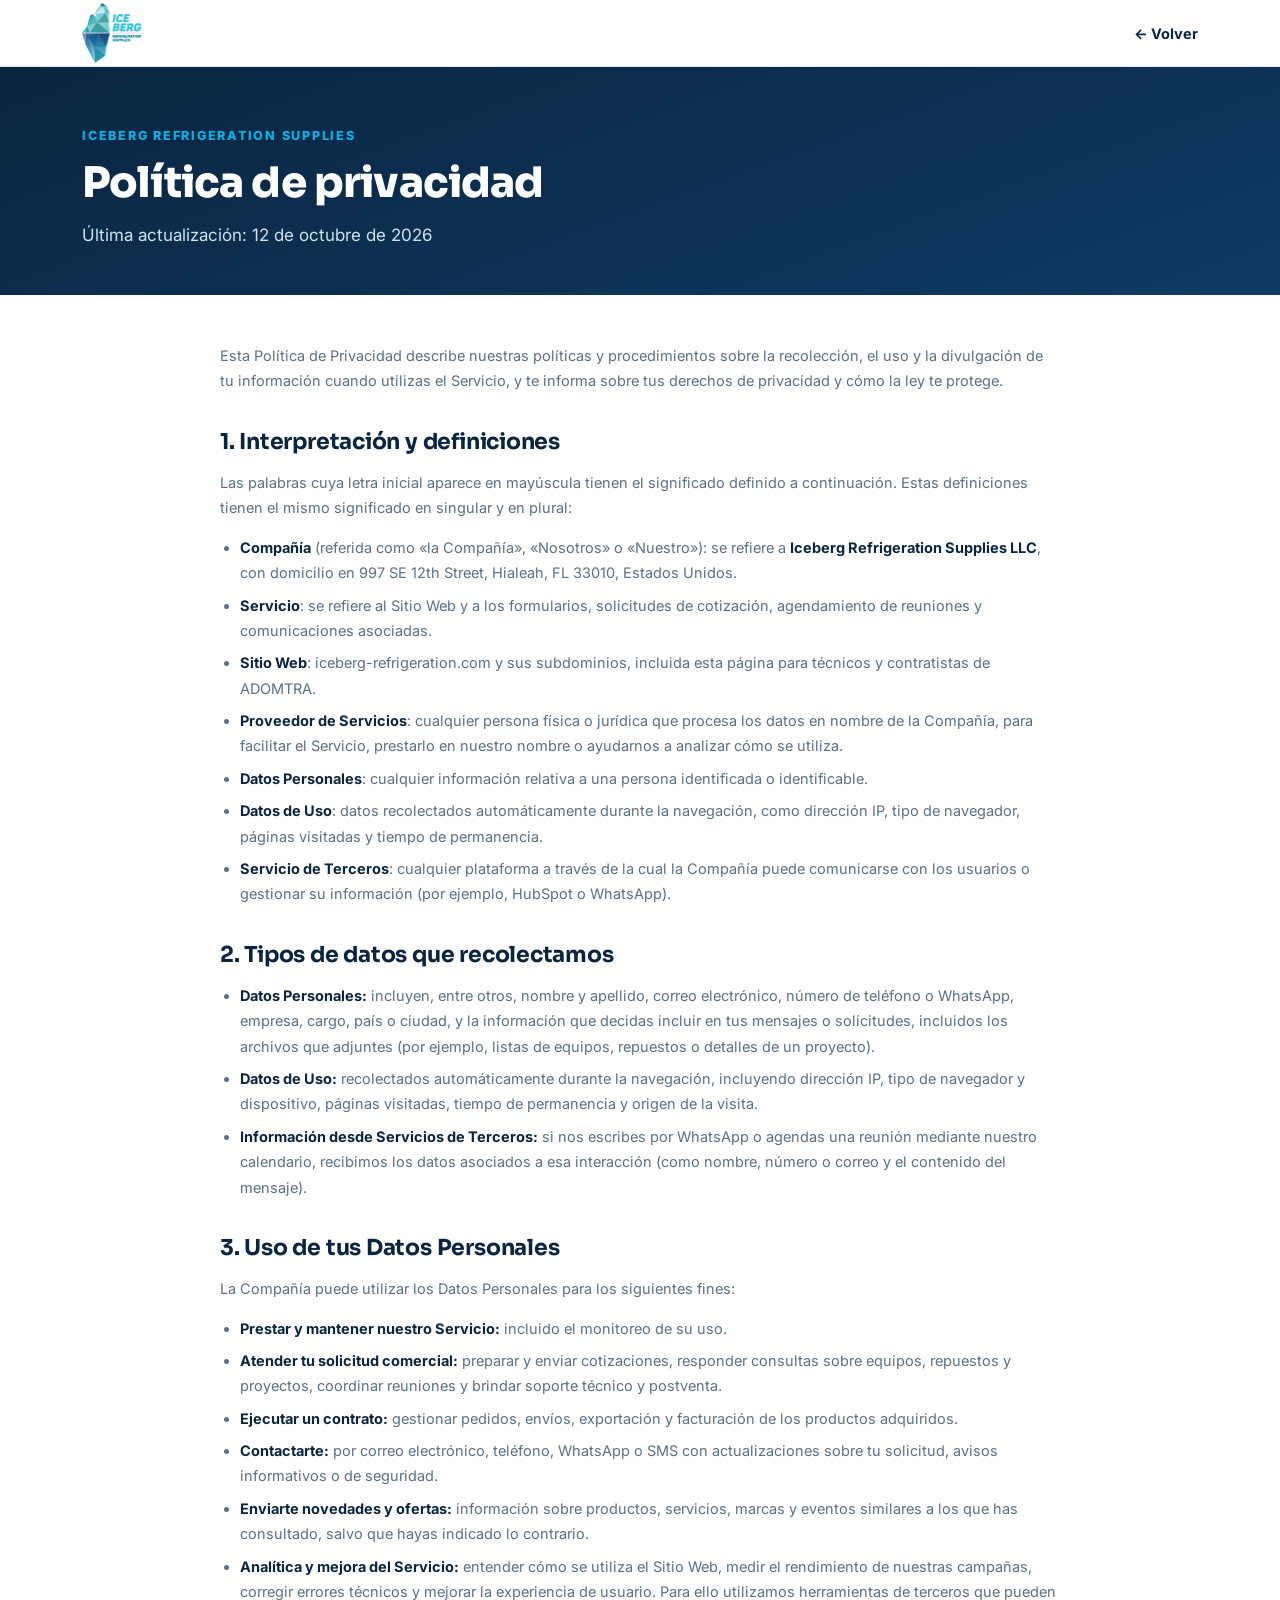
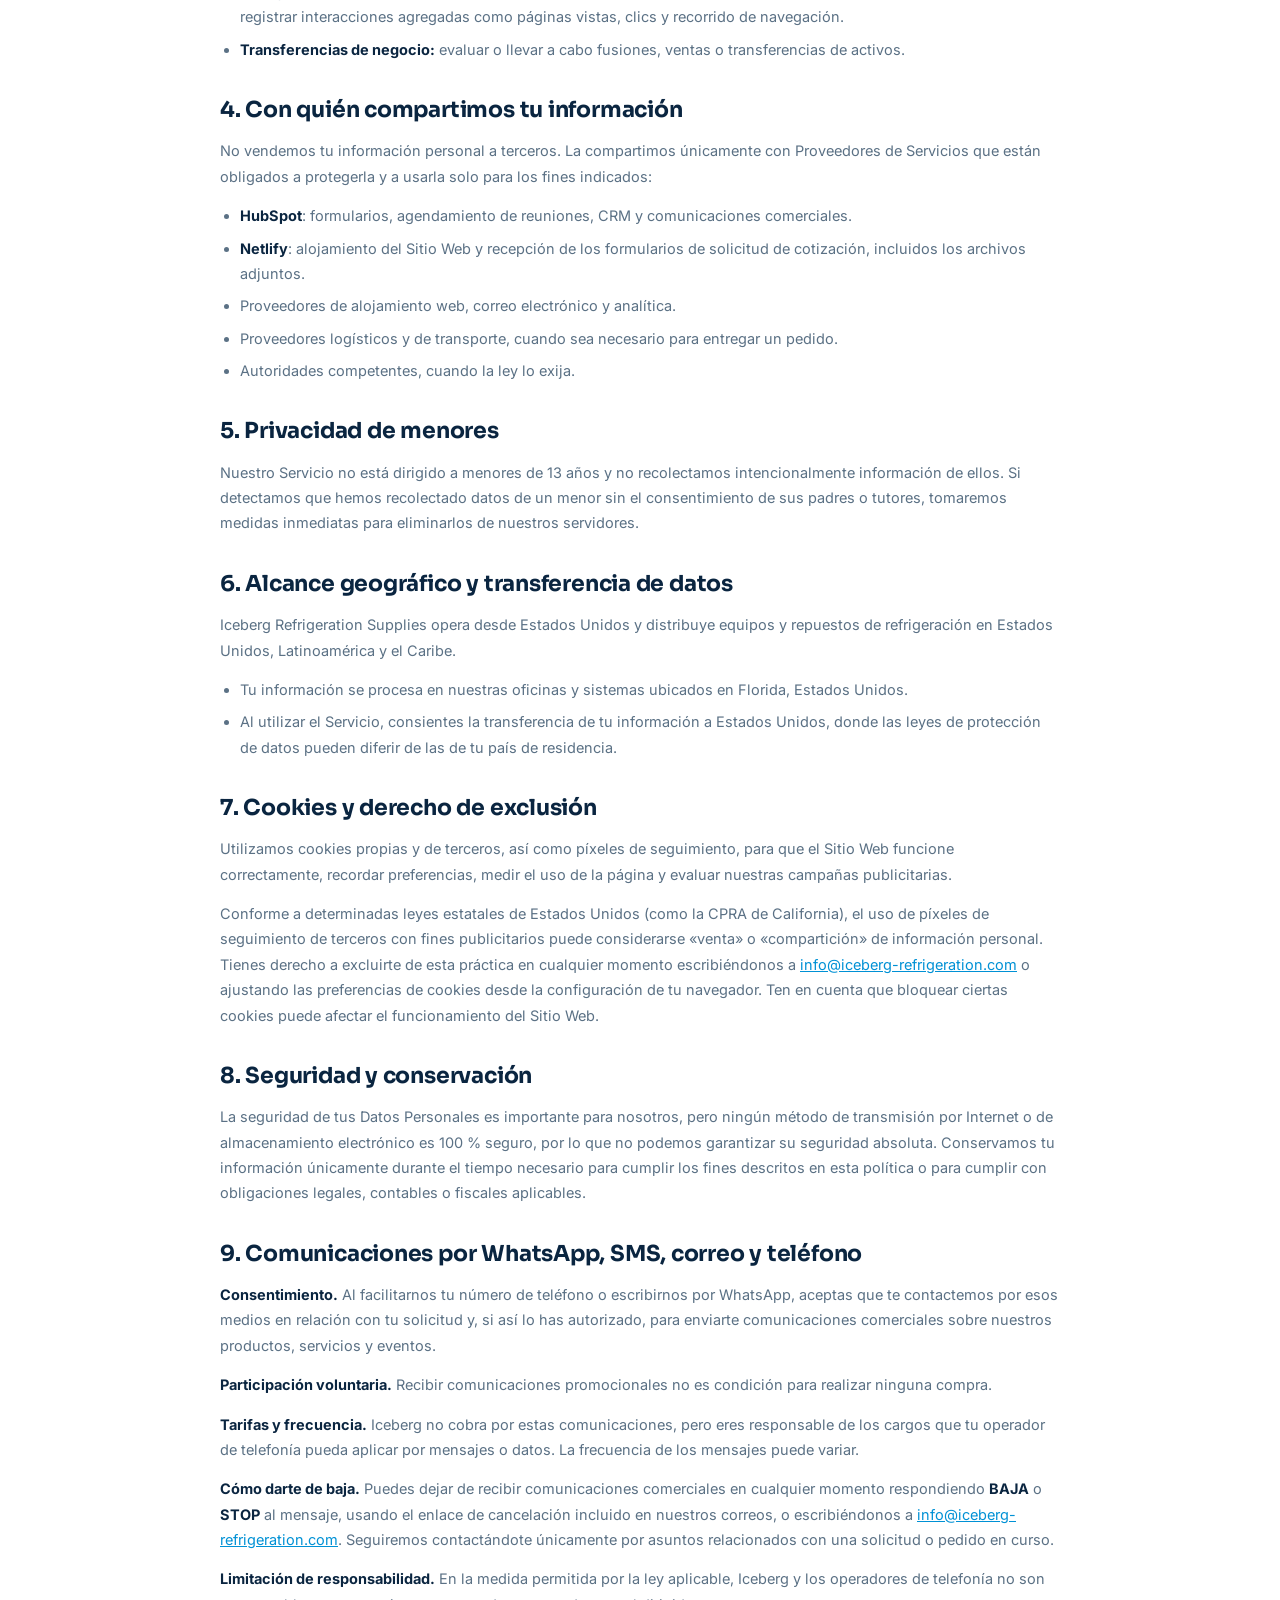
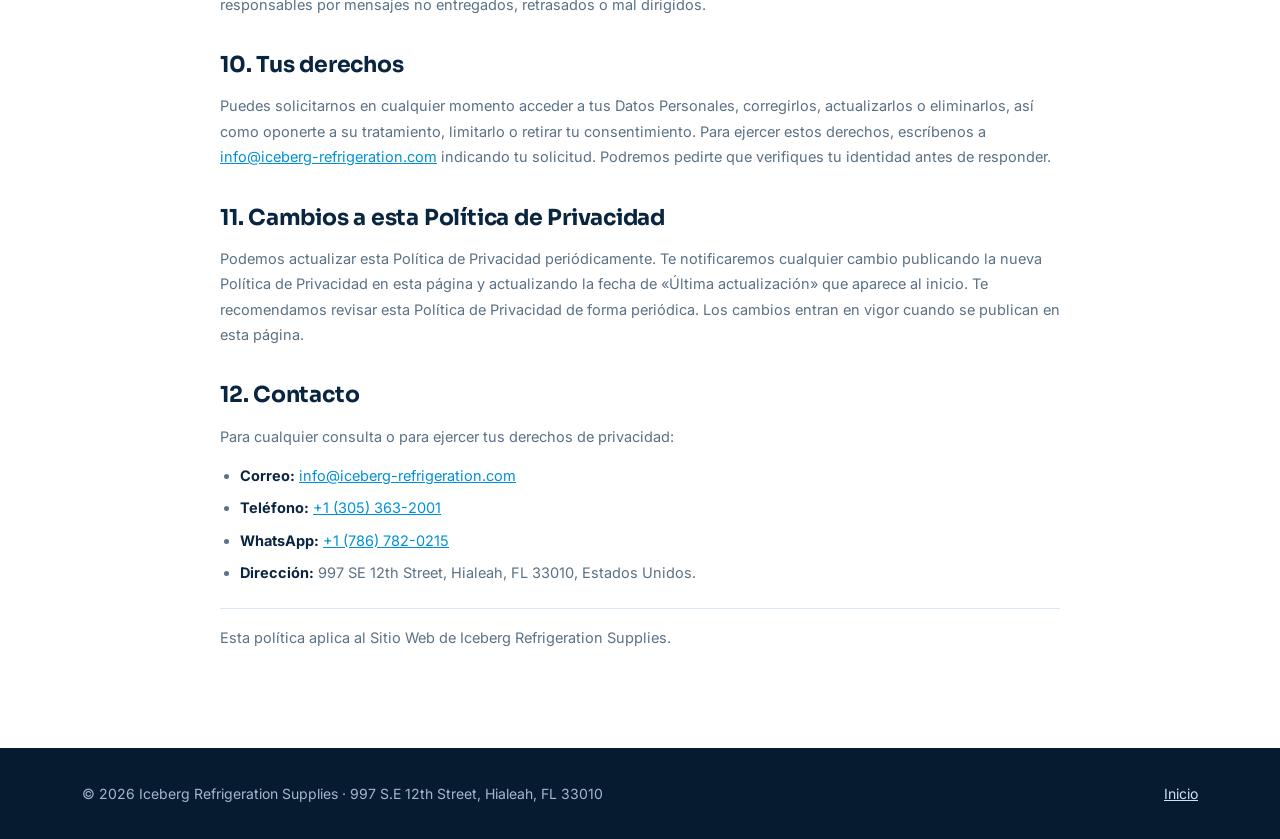
<file: privacidad.html>
<!DOCTYPE html>
<html lang="es">
<!-- ============================================================================
     AVISO PARA ICEBERG: este texto es un BORRADOR redactado siguiendo una
     estructura estándar. NO es asesoría legal. Antes de publicarlo, revísalo
     con tu abogado y confirma que refleje lo que realmente hacen, en especial:
       · plazos reales de conservación de datos
       · si envían SMS/WhatsApp de marketing y con qué consentimiento
       · qué píxeles de publicidad usan (Google Ads, Meta, etc.)
       · si aplican CPRA (California), GDPR u otras normativas
     ============================================================================ -->
<head>
<meta charset="UTF-8">
<!-- Google tag (gtag.js) — Google Ads AW-861651186 -->
<script async src="https://www.googletagmanager.com/gtag/js?id=AW-861651186"></script>
<script>
  window.dataLayer = window.dataLayer || [];
  function gtag(){dataLayer.push(arguments);}
  gtag('js', new Date());
  gtag('config', 'AW-861651186');
</script>
<meta name="viewport" content="width=device-width, initial-scale=1.0">
<title>Política de privacidad | Iceberg Refrigeration Supplies</title>
<meta name="description" content="Política de privacidad de Iceberg Refrigeration Supplies: qué datos recolectamos, cómo los usamos, con quién los compartimos y cómo ejercer sus derechos.">
<meta property="og:type" content="website">
<meta property="og:site_name" content="Iceberg Refrigeration Supplies">
<meta property="og:locale" content="es_DO">
<meta property="og:url" content="https://adomtra.iceberg-refrigeration.com/privacidad">
<meta property="og:title" content="Política de privacidad · Iceberg Refrigeration Supplies">
<meta property="og:description" content="Cómo Iceberg Refrigeration Supplies recolecta, usa y protege tu información.">
<meta property="og:image" content="https://adomtra.iceberg-refrigeration.com/assets/og-share.jpg?v=3">
<meta property="og:image:width" content="1200">
<meta property="og:image:height" content="630">
<meta name="twitter:card" content="summary_large_image">
<meta name="twitter:title" content="Política de privacidad · Iceberg Refrigeration Supplies">
<meta name="twitter:description" content="Cómo Iceberg Refrigeration Supplies recolecta, usa y protege tu información.">
<meta name="twitter:image" content="https://adomtra.iceberg-refrigeration.com/assets/og-share.jpg?v=3">
<link rel="canonical" href="https://adomtra.iceberg-refrigeration.com/privacidad">
<link rel="icon" type="image/png" href="/assets/iceberg-mark.png?v=3">
<link rel="preconnect" href="https://fonts.googleapis.com">
<link rel="preconnect" href="https://fonts.gstatic.com" crossorigin>
<link rel="stylesheet" href="https://fonts.googleapis.com/css2?family=Sora:wght@600;700;800&family=Inter:wght@400;500;600;700&display=swap">
<link rel="stylesheet" href="/assets/page.css">
</head>
<body>

<header class="p-header">
  <div class="wrap p-nav">
    <a class="p-brand" href="/index.html" aria-label="Iceberg Refrigeration Supplies">
      <img class="logo-full" src="/assets/iceberg-logo-full.png" alt="Iceberg Refrigeration Supplies" width="237" height="240">
    </a>
    <div class="p-head-right">
      <a class="p-back" href="/index.html"><span>← Volver</span></a>
    </div>
  </div>
</header>

<section class="p-hero">
  <div class="wrap">
    <span class="eyebrow">Iceberg Refrigeration Supplies</span>
    <h1><span>Política de privacidad</span></h1>
    <p><span>Última actualización: 12 de octubre de 2026</span></p>
  </div>
</section>

<main>
  <div class="wrap">
    <div class="p-body legal">
      <div class="lang-block" lang="es">
      <p>Esta Política de Privacidad describe nuestras políticas y procedimientos sobre la recolección, el uso y la divulgación de tu información cuando utilizas el Servicio, y te informa sobre tus derechos de privacidad y cómo la ley te protege.</p>

      <h2>1. Interpretación y definiciones</h2>
      <p>Las palabras cuya letra inicial aparece en mayúscula tienen el significado definido a continuación. Estas definiciones tienen el mismo significado en singular y en plural:</p>
      <ul>
        <li><strong>Compañía</strong> (referida como «la Compañía», «Nosotros» o «Nuestro»): se refiere a <strong>Iceberg Refrigeration Supplies LLC</strong>, con domicilio en 997 SE 12th Street, Hialeah, FL 33010, Estados Unidos.</li>
        <li><strong>Servicio</strong>: se refiere al Sitio Web y a los formularios, solicitudes de cotización, agendamiento de reuniones y comunicaciones asociadas.</li>
        <li><strong>Sitio Web</strong>: iceberg-refrigeration.com y sus subdominios, incluida esta página para técnicos y contratistas de ADOMTRA.</li>
        <li><strong>Proveedor de Servicios</strong>: cualquier persona física o jurídica que procesa los datos en nombre de la Compañía, para facilitar el Servicio, prestarlo en nuestro nombre o ayudarnos a analizar cómo se utiliza.</li>
        <li><strong>Datos Personales</strong>: cualquier información relativa a una persona identificada o identificable.</li>
        <li><strong>Datos de Uso</strong>: datos recolectados automáticamente durante la navegación, como dirección IP, tipo de navegador, páginas visitadas y tiempo de permanencia.</li>
        <li><strong>Servicio de Terceros</strong>: cualquier plataforma a través de la cual la Compañía puede comunicarse con los usuarios o gestionar su información (por ejemplo, HubSpot o WhatsApp).</li>
      </ul>

      <h2>2. Tipos de datos que recolectamos</h2>
      <ul>
        <li><strong>Datos Personales:</strong> incluyen, entre otros, nombre y apellido, correo electrónico, número de teléfono o WhatsApp, empresa, cargo, país o ciudad, y la información que decidas incluir en tus mensajes o solicitudes, incluidos los archivos que adjuntes (por ejemplo, listas de equipos, repuestos o detalles de un proyecto).</li>
        <li><strong>Datos de Uso:</strong> recolectados automáticamente durante la navegación, incluyendo dirección IP, tipo de navegador y dispositivo, páginas visitadas, tiempo de permanencia y origen de la visita.</li>
        <li><strong>Información desde Servicios de Terceros:</strong> si nos escribes por WhatsApp o agendas una reunión mediante nuestro calendario, recibimos los datos asociados a esa interacción (como nombre, número o correo y el contenido del mensaje).</li>
      </ul>

      <h2>3. Uso de tus Datos Personales</h2>
      <p>La Compañía puede utilizar los Datos Personales para los siguientes fines:</p>
      <ul>
        <li><strong>Prestar y mantener nuestro Servicio:</strong> incluido el monitoreo de su uso.</li>
        <li><strong>Atender tu solicitud comercial:</strong> preparar y enviar cotizaciones, responder consultas sobre equipos, repuestos y proyectos, coordinar reuniones y brindar soporte técnico y postventa.</li>
        <li><strong>Ejecutar un contrato:</strong> gestionar pedidos, envíos, exportación y facturación de los productos adquiridos.</li>
        <li><strong>Contactarte:</strong> por correo electrónico, teléfono, WhatsApp o SMS con actualizaciones sobre tu solicitud, avisos informativos o de seguridad.</li>
        <li><strong>Enviarte novedades y ofertas:</strong> información sobre productos, servicios, marcas y eventos similares a los que has consultado, salvo que hayas indicado lo contrario.</li>
        <li><strong>Analítica y mejora del Servicio:</strong> entender cómo se utiliza el Sitio Web, medir el rendimiento de nuestras campañas, corregir errores técnicos y mejorar la experiencia de usuario. Para ello utilizamos herramientas de terceros que pueden registrar interacciones agregadas como páginas vistas, clics y recorrido de navegación.</li>
        <li><strong>Transferencias de negocio:</strong> evaluar o llevar a cabo fusiones, ventas o transferencias de activos.</li>
      </ul>

      <h2>4. Con quién compartimos tu información</h2>
      <p>No vendemos tu información personal a terceros. La compartimos únicamente con Proveedores de Servicios que están obligados a protegerla y a usarla solo para los fines indicados:</p>
      <ul>
        <li><strong>HubSpot</strong>: formularios, agendamiento de reuniones, CRM y comunicaciones comerciales.</li>
        <li><strong>Netlify</strong>: alojamiento del Sitio Web y recepción de los formularios de solicitud de cotización, incluidos los archivos adjuntos.</li>
        <li>Proveedores de alojamiento web, correo electrónico y analítica.</li>
        <li>Proveedores logísticos y de transporte, cuando sea necesario para entregar un pedido.</li>
        <li>Autoridades competentes, cuando la ley lo exija.</li>
      </ul>

      <h2>5. Privacidad de menores</h2>
      <p>Nuestro Servicio no está dirigido a menores de 13 años y no recolectamos intencionalmente información de ellos. Si detectamos que hemos recolectado datos de un menor sin el consentimiento de sus padres o tutores, tomaremos medidas inmediatas para eliminarlos de nuestros servidores.</p>

      <h2>6. Alcance geográfico y transferencia de datos</h2>
      <p>Iceberg Refrigeration Supplies opera desde Estados Unidos y distribuye equipos y repuestos de refrigeración en Estados Unidos, Latinoamérica y el Caribe.</p>
      <ul>
        <li>Tu información se procesa en nuestras oficinas y sistemas ubicados en Florida, Estados Unidos.</li>
        <li>Al utilizar el Servicio, consientes la transferencia de tu información a Estados Unidos, donde las leyes de protección de datos pueden diferir de las de tu país de residencia.</li>
      </ul>

      <h2>7. Cookies y derecho de exclusión</h2>
      <p>Utilizamos cookies propias y de terceros, así como píxeles de seguimiento, para que el Sitio Web funcione correctamente, recordar preferencias, medir el uso de la página y evaluar nuestras campañas publicitarias.</p>
      <p>Conforme a determinadas leyes estatales de Estados Unidos (como la CPRA de California), el uso de píxeles de seguimiento de terceros con fines publicitarios puede considerarse «venta» o «compartición» de información personal. Tienes derecho a excluirte de esta práctica en cualquier momento escribiéndonos a <a href="mailto:info@iceberg-refrigeration.com">info@iceberg-refrigeration.com</a> o ajustando las preferencias de cookies desde la configuración de tu navegador. Ten en cuenta que bloquear ciertas cookies puede afectar el funcionamiento del Sitio Web.</p>

      <h2>8. Seguridad y conservación</h2>
      <p>La seguridad de tus Datos Personales es importante para nosotros, pero ningún método de transmisión por Internet o de almacenamiento electrónico es 100 % seguro, por lo que no podemos garantizar su seguridad absoluta. Conservamos tu información únicamente durante el tiempo necesario para cumplir los fines descritos en esta política o para cumplir con obligaciones legales, contables o fiscales aplicables.</p>

      <h2>9. Comunicaciones por WhatsApp, SMS, correo y teléfono</h2>
      <p><strong>Consentimiento.</strong> Al facilitarnos tu número de teléfono o escribirnos por WhatsApp, aceptas que te contactemos por esos medios en relación con tu solicitud y, si así lo has autorizado, para enviarte comunicaciones comerciales sobre nuestros productos, servicios y eventos.</p>
      <p><strong>Participación voluntaria.</strong> Recibir comunicaciones promocionales no es condición para realizar ninguna compra.</p>
      <p><strong>Tarifas y frecuencia.</strong> Iceberg no cobra por estas comunicaciones, pero eres responsable de los cargos que tu operador de telefonía pueda aplicar por mensajes o datos. La frecuencia de los mensajes puede variar.</p>
      <p><strong>Cómo darte de baja.</strong> Puedes dejar de recibir comunicaciones comerciales en cualquier momento respondiendo <strong>BAJA</strong> o <strong>STOP</strong> al mensaje, usando el enlace de cancelación incluido en nuestros correos, o escribiéndonos a <a href="mailto:info@iceberg-refrigeration.com">info@iceberg-refrigeration.com</a>. Seguiremos contactándote únicamente por asuntos relacionados con una solicitud o pedido en curso.</p>
      <p><strong>Limitación de responsabilidad.</strong> En la medida permitida por la ley aplicable, Iceberg y los operadores de telefonía no son responsables por mensajes no entregados, retrasados o mal dirigidos.</p>

      <h2>10. Tus derechos</h2>
      <p>Puedes solicitarnos en cualquier momento acceder a tus Datos Personales, corregirlos, actualizarlos o eliminarlos, así como oponerte a su tratamiento, limitarlo o retirar tu consentimiento. Para ejercer estos derechos, escríbenos a <a href="mailto:info@iceberg-refrigeration.com">info@iceberg-refrigeration.com</a> indicando tu solicitud. Podremos pedirte que verifiques tu identidad antes de responder.</p>

      <h2>11. Cambios a esta Política de Privacidad</h2>
      <p>Podemos actualizar esta Política de Privacidad periódicamente. Te notificaremos cualquier cambio publicando la nueva Política de Privacidad en esta página y actualizando la fecha de «Última actualización» que aparece al inicio. Te recomendamos revisar esta Política de Privacidad de forma periódica. Los cambios entran en vigor cuando se publican en esta página.</p>

      <h2>12. Contacto</h2>
      <p>Para cualquier consulta o para ejercer tus derechos de privacidad:</p>
      <ul>
        <li><strong>Correo:</strong> <a href="mailto:info@iceberg-refrigeration.com">info@iceberg-refrigeration.com</a></li>
        <li><strong>Teléfono:</strong> <a href="tel:+13053632001">+1 (305) 363-2001</a></li>
        <li><strong>WhatsApp:</strong> <a href="https://wa.me/17867820215" target="_blank" rel="noopener">+1 (786) 782-0215</a></li>
        <li><strong>Dirección:</strong> 997 SE 12th Street, Hialeah, FL 33010, Estados Unidos.</li>
      </ul>

      <p class="p-note">Esta política aplica al Sitio Web de Iceberg Refrigeration Supplies.</p>
      </div>
    </div>
  </div>
</main>

<footer class="p-footer">
  <div class="wrap p-foot-row">
    <span>© 2026 Iceberg Refrigeration Supplies · 997 S.E 12th Street, Hialeah, FL 33010</span>
    <span><a href="/index.html"><span>Inicio</span></a></span>
  </div>
</footer>

</body>
</html>
</file>
<file: assets/page.css>
/* ============================================================================
   Shared styles for the subpages (agendar, privacidad).
   Usa exactamente los mismos tokens de diseño que index.html: sin fuentes
   ni colores nuevos. El landing (index.html) conserva su CSS propio.
   ============================================================================ */
:root{
  --navy:#0A2540; --navy-2:#0E3A63; --blue:#0091D5; --blue-bright:#00B4E6;
  --ice:#EAF4FB; --ice-2:#F5F9FC; --ink:#0A2540; --muted:#5B7185;
  --white:#fff; --wa:#25D366; --line:#DBE7F1;
  --shadow:0 10px 30px rgba(10,37,64,.08); --shadow-lg:0 24px 60px rgba(10,37,64,.16);
  --radius:18px; --maxw:1160px;
  --font:'Inter',-apple-system,BlinkMacSystemFont,'Segoe UI',Roboto,Helvetica,Arial,sans-serif;
  --font-display:'Sora','Inter',-apple-system,'Segoe UI',sans-serif;
}
*{box-sizing:border-box;margin:0;padding:0}
html{scroll-behavior:smooth;scroll-padding-top:78px}
body{font-family:var(--font);color:var(--ink);background:var(--white);
  line-height:1.65;-webkit-font-smoothing:antialiased}
img{max-width:100%;display:block}
a{color:var(--blue)}
.wrap{max-width:var(--maxw);margin:0 auto;padding:0 22px}

/* ---- Cabecera compacta: logo + volver al landing ---- */
.p-header{position:sticky;top:0;z-index:50;background:rgba(255,255,255,.94);
  backdrop-filter:saturate(180%) blur(10px);border-bottom:1px solid var(--line)}
.p-nav{display:flex;align-items:center;justify-content:space-between;gap:16px;height:66px}
.p-brand{display:flex;align-items:center;gap:11px;font-weight:800;color:var(--navy);
  font-size:18px;letter-spacing:-.01em;text-decoration:none}
.p-brand img{height:40px;width:auto}
.p-brand img.logo-full{height:60px}
.p-brand small{display:block;font-size:10px;font-weight:700;letter-spacing:.14em;
  color:var(--blue);text-transform:uppercase;line-height:1}
.p-back{font-size:14.5px;font-weight:700;color:var(--navy);text-decoration:none;white-space:nowrap}
.p-back:hover{color:var(--blue)}

/* ---- Encabezado de página ---- */
.p-hero{background:linear-gradient(160deg,#0A2540,#0e3a63);color:#fff;padding:54px 0 46px}
.p-hero .eyebrow{display:inline-block;font-size:12.5px;font-weight:800;letter-spacing:.14em;
  text-transform:uppercase;color:var(--blue-bright);margin-bottom:12px}
.p-hero h1{font-family:var(--font-display);font-size:clamp(28px,4.4vw,42px);font-weight:800;
  letter-spacing:-.02em;line-height:1.15;color:#fff}
.p-hero .hl{color:var(--blue-bright)}
.p-hero p{color:#cfe3f2;font-size:17px;margin-top:14px;max-width:640px}

/* ---- Contenido ---- */
main{padding:48px 0 64px}
.p-body{max-width:840px;margin:0 auto}
.p-body h2{font-family:var(--font-display);font-size:22px;color:var(--navy);
  margin:30px 0 10px;letter-spacing:-.01em}
.p-body h2:first-child{margin-top:0}
.p-body p{margin-bottom:14px;color:var(--muted);font-size:15.5px;line-height:1.75}
.p-body strong{color:var(--navy);font-weight:700}
.p-body ul{margin:0 0 16px 20px;color:var(--muted);font-size:15.5px;line-height:1.75}
.p-body li{margin-bottom:7px}
/* Texto de referencia (reglas / legal): algo más pequeño pero legible en móvil */
.p-body.legal p,.p-body.legal li{font-size:14.5px}
.p-note{margin-top:22px;padding-top:16px;border-top:1px solid var(--line);
  font-size:13.5px;color:var(--muted)}

/* ---- Botones (mismos que el landing) ---- */
.btn{display:inline-flex;align-items:center;justify-content:center;gap:9px;font-weight:700;
  font-size:16px;padding:14px 24px;border-radius:999px;cursor:pointer;text-decoration:none;
  border:2px solid transparent;transition:transform .15s ease,box-shadow .15s ease}
.btn:hover{transform:translateY(-2px)}
.btn-primary{background:var(--blue);color:#fff;box-shadow:0 8px 20px rgba(0,145,213,.35)}
.btn-ghost{background:transparent;color:var(--navy);border-color:var(--line)}
.btn-ghost:hover{border-color:var(--blue);color:var(--blue)}

/* ---- Pie ---- */
.p-footer{background:#071b30;color:#9fb8cd;padding:34px 0;font-size:14px;margin-top:20px}
.p-footer a{color:#cfe3f2}
.p-foot-row{display:flex;flex-wrap:wrap;gap:10px 26px;justify-content:space-between}
</file>
